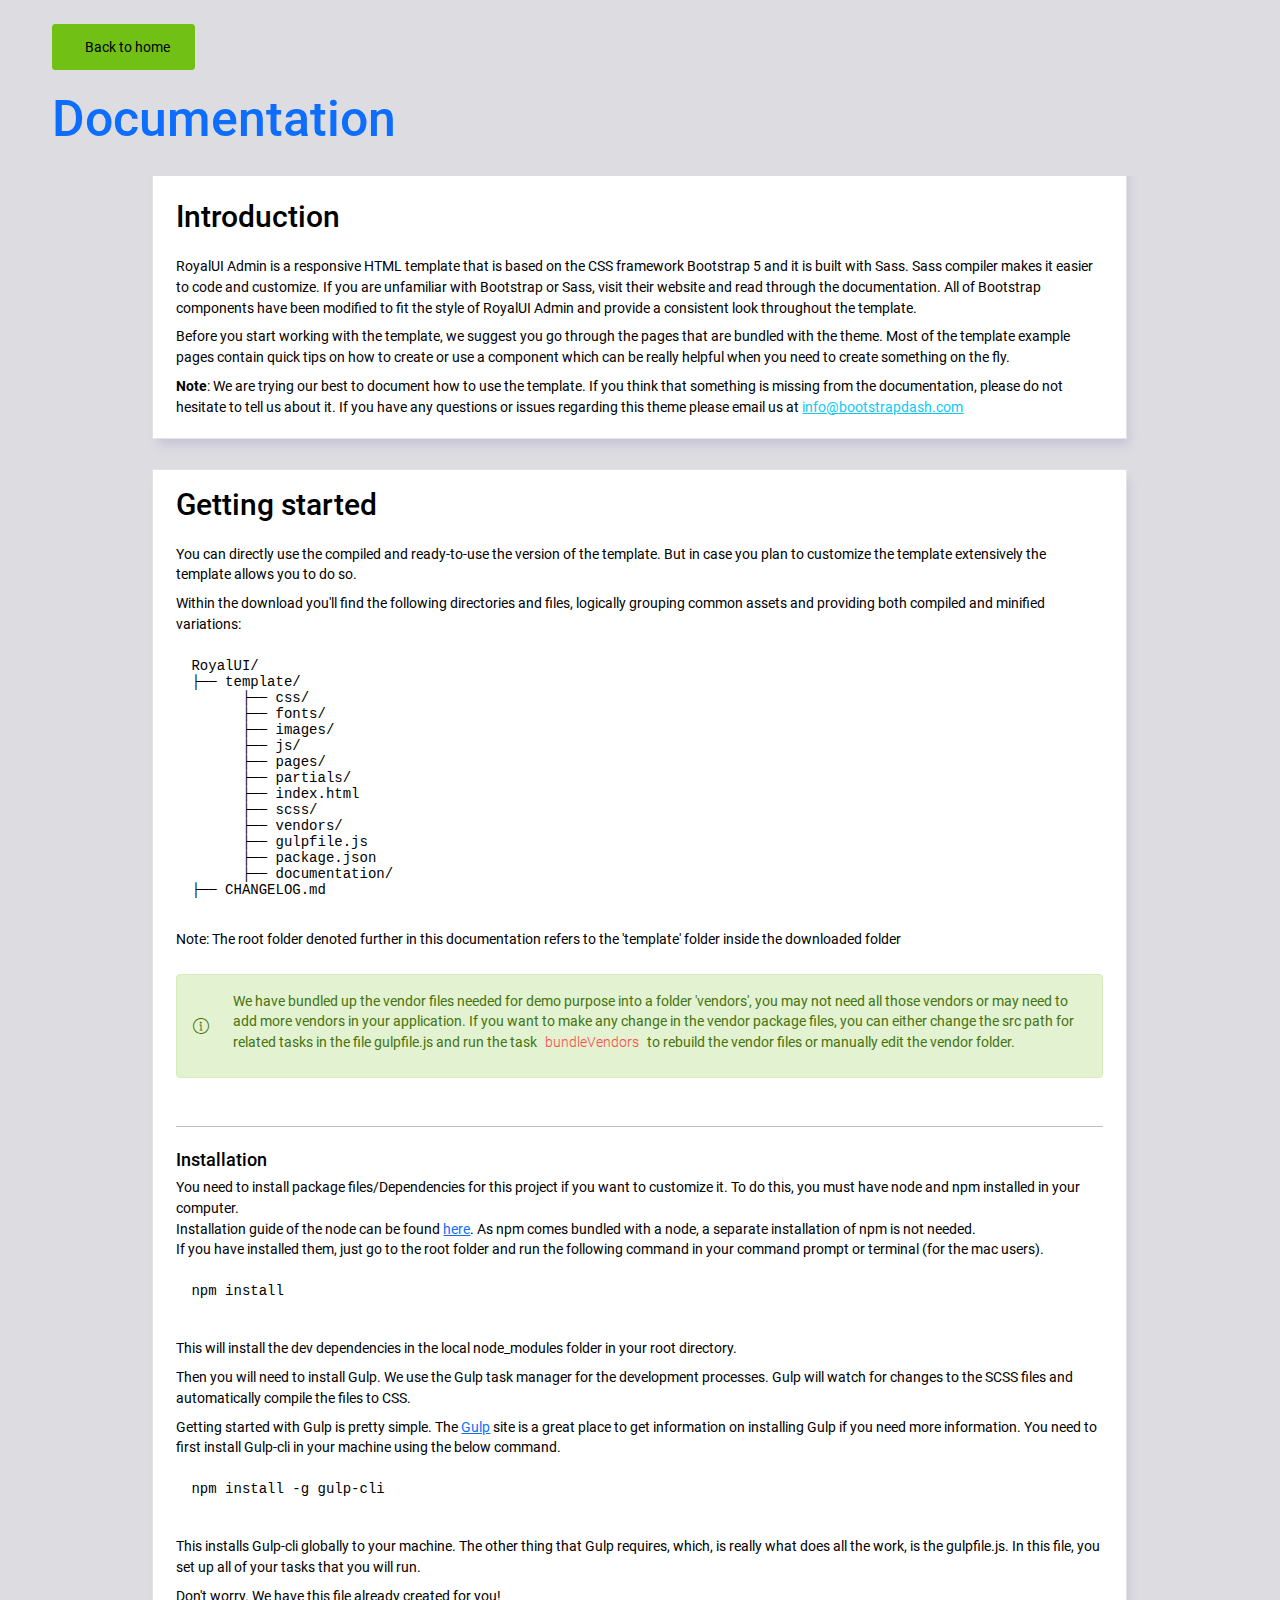
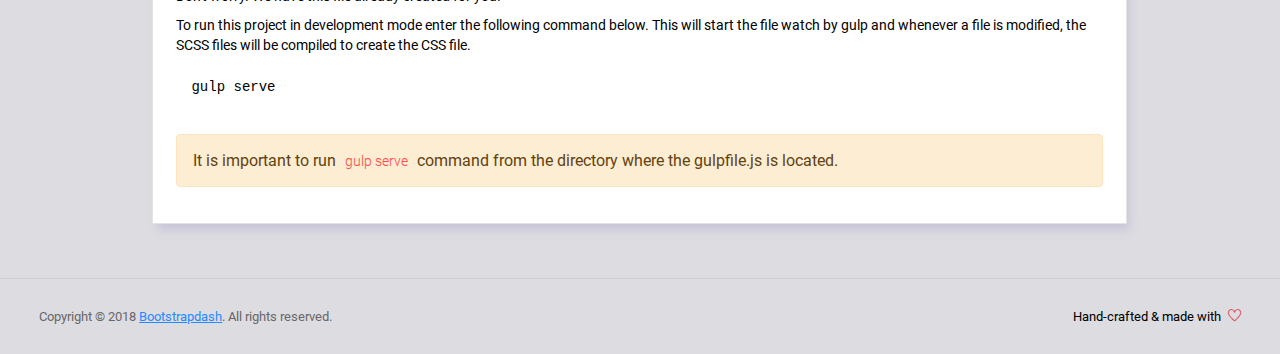
<file: static/admin/documentation/documentation.html>
<!DOCTYPE html>
<html lang="en">

<head>
  <!-- Required meta tags -->
  <meta charset="utf-8">
  <meta name="viewport" content="width=device-width, initial-scale=1, shrink-to-fit=no">
  <title>RoyalUI Admin Dashboard</title>
  <!-- plugins:css -->
  <link rel="stylesheet" href="../vendors/ti-icons/css/themify-icons.css">
  <link rel="stylesheet" href="../vendors/base/vendor.bundle.base.css">
  <!-- endinject -->
  <!-- plugin css for this page -->
  <!-- End plugin css for this page -->
  <!-- inject:css -->
  <link rel="stylesheet" href="../css/style.css">
  <!-- endinject -->
  <link rel="shortcut icon" href="../images/favicon.png" />
</head>

<body>
  <div class="container-scroller">
    <div class="container-fluid page-body-wrapper full-page-wrapper">
      <div class="main-panel w-100  documentation">
        <div class="content-wrapper">
          <div class="container-fluid">
            <div class="row">
              <div class="col-12 doc-header">
                <a class="btn btn-success" href="../index.html"><i class="mdi mdi-home me-2"></i>Back to home</a>
                <h1 class="text-primary mt-4">Documentation</h1>
              </div>
            </div>
            <div class="row doc-content">
              <div class="col-12 col-md-10 offset-md-1">
                <div class="col-12 grid-margin" id="doc-intro">
                    <div class="card">
                        <div class="card-body">
                            <h3 class="mb-4 mt-4">Introduction</h3>
                            <p>RoyalUI Admin is a responsive HTML template that is based on the CSS framework Bootstrap 5 and it is built with Sass. Sass compiler makes it easier to code and customize. If you are unfamiliar with Bootstrap or Sass, visit their
                                website and read through the documentation. All of Bootstrap components have been modified to fit the style of RoyalUI Admin and provide a consistent look throughout the template.</p>
                            <p>Before you start working with the template, we suggest you go through the pages that are bundled with the theme. Most of the template example pages contain quick tips on how to create or use a component which can
                                be really helpful when you need to create something on the fly.</p>
                            <p class="d-inline"><strong>Note</strong>: We are trying our best to document how to use the template. If you think that something is missing from the documentation, please do not hesitate to tell us about it. If you have any questions or issues regarding this theme please email us at <a class="d-inline text-info" href="mailto:info@bootstrapdash.com">info@bootstrapdash.com</a></p>
                        </div>
                    </div>
                </div>
                <div class="col-12 grid-margin" id="doc-started">
                    <div class="card">
                        <div class="card-body">
                            <h3 class="mb-4">Getting started</h3>
                            <p>You can directly use the compiled and ready-to-use the version of the template. But in case you plan to customize the template extensively the template allows you to do so.</p>
                            <p>Within the download you'll find the following directories and files, logically grouping common assets and providing both compiled and minified variations:</p>
                            <pre>
RoyalUI/
├── template/
      ├── css/
      ├── fonts/
      ├── images/
      ├── js/
      ├── pages/
      ├── partials/
      ├── index.html
      ├── scss/
      ├── vendors/
      ├── gulpfile.js
      ├── package.json                           
      ├── documentation/
├── CHANGELOG.md</pre>
                            <p class="mt-1">Note: The root folder denoted further in this documentation refers to the 'template' folder inside the downloaded folder</p>
                            <div class="alert alert-success mt-4 d-flex align-items-center" role="alert">
                              <i class="ti-info-alt me-4"></i>
                              <p>We have bundled up the vendor files needed for demo purpose into a folder 'vendors', you may not need all those vendors or may need to add more vendors in your application. If you want to make any change in the vendor package files, you can either change the src path for related tasks in the file gulpfile.js and run the task <code> bundleVendors </code> to rebuild the vendor files or manually edit the vendor folder.</p>
                            </div>
                            <hr class="mt-5">
                            <h4 class="mt-4">Installation</h4>
                            <p class="mb-0">
                              You need to install package files/Dependencies for this project if you want to customize it. To do this, you must have <span class="font-weight-bold">node and npm</span> installed in your computer.
                            </p>
                            <p class="mb-0">Installation guide of the node can be found <a href="https://nodejs.org/en/">here</a>. As npm comes bundled with a node, a separate installation of npm is not needed.</p>
                            <p>
                                If you have installed them, just go to the root folder and run the following command in your command prompt or terminal (for the mac users).
                            </p>
                            <pre class="shell-mode">
npm install</pre>
                            <p class="mt-4">
                              This will install the dev dependencies in the local <span class="font-weight-bold">node_modules</span> folder in your root directory.
                            </p>
                            <p class="mt-2">
                              Then you will need to install <span class="font-weight-bold">Gulp</span>. We use the Gulp task manager for the development processes. Gulp will watch for changes to the SCSS files and automatically compile the files to CSS.
                            </p>
                            <p>Getting started with Gulp is pretty simple. The <a href="https://gulpjs.com/" target="_blank">Gulp</a> site is a great place to get information on installing Gulp if you need more information. You need to first install Gulp-cli in your machine using the below command.</p>
                            <pre class="shell-mode">
npm install -g gulp-cli</pre>
                            <p class="mt-4">This installs Gulp-cli globally to your machine. The other thing that Gulp requires, which, is really what does all the work, is the gulpfile.js. In this file, you set up all of your tasks that you will run.</p>
                            <p>Don't worry. We have this file already created for you!</p>
                            <p>To run this project in development mode enter the following command below. This will start the file watch by gulp and whenever a file is modified, the SCSS files will be compiled to create the CSS file.</p>
<pre class="shell-mode">
gulp serve</pre>           
                            <div class="alert alert-warning mt-4" role="alert">
                              <i class="ti-info-alt-outline"></i>It is important to run <code>gulp serve</code> command from the directory where the gulpfile.js is located.
                            </div>
                        </div>
                    </div>
                </div>
              </div>
            </div>
          </div>
        </div>
        <!-- partial:../partials/_footer.html -->

        <footer class="footer">
          <div class="d-sm-flex justify-content-center justify-content-sm-between">
            <span class="text-muted text-center text-sm-left d-block d-sm-inline-block">Copyright © 2018 <a href="https://www.bootstrapdash.com/" target="_blank">Bootstrapdash</a>. All rights reserved.</span>
            <span class="float-none float-sm-right d-block mt-1 mt-sm-0 text-center">Hand-crafted & made with <i class="ti-heart text-danger ms-1"></i></span>
          </div>
        </footer>

        <!-- partial -->
      </div>
    </div>
  </div>
<!-- plugins:js -->
<script src="../vendors/base/vendor.bundle.base.js"></script>
<!-- endinject -->
<!-- inject:js -->
<script src="../js/off-canvas.js"></script>
<script src="../js/hoverable-collapse.js"></script>
<script src="../js/template.js"></script>
<script src="../js/todolist.js"></script>
<!-- endinject -->
<!-- Custom js for this page-->
<script src="../js/documentation.js"></script> 
<!-- End custom js for this page-->
</body>

</html>
</file>
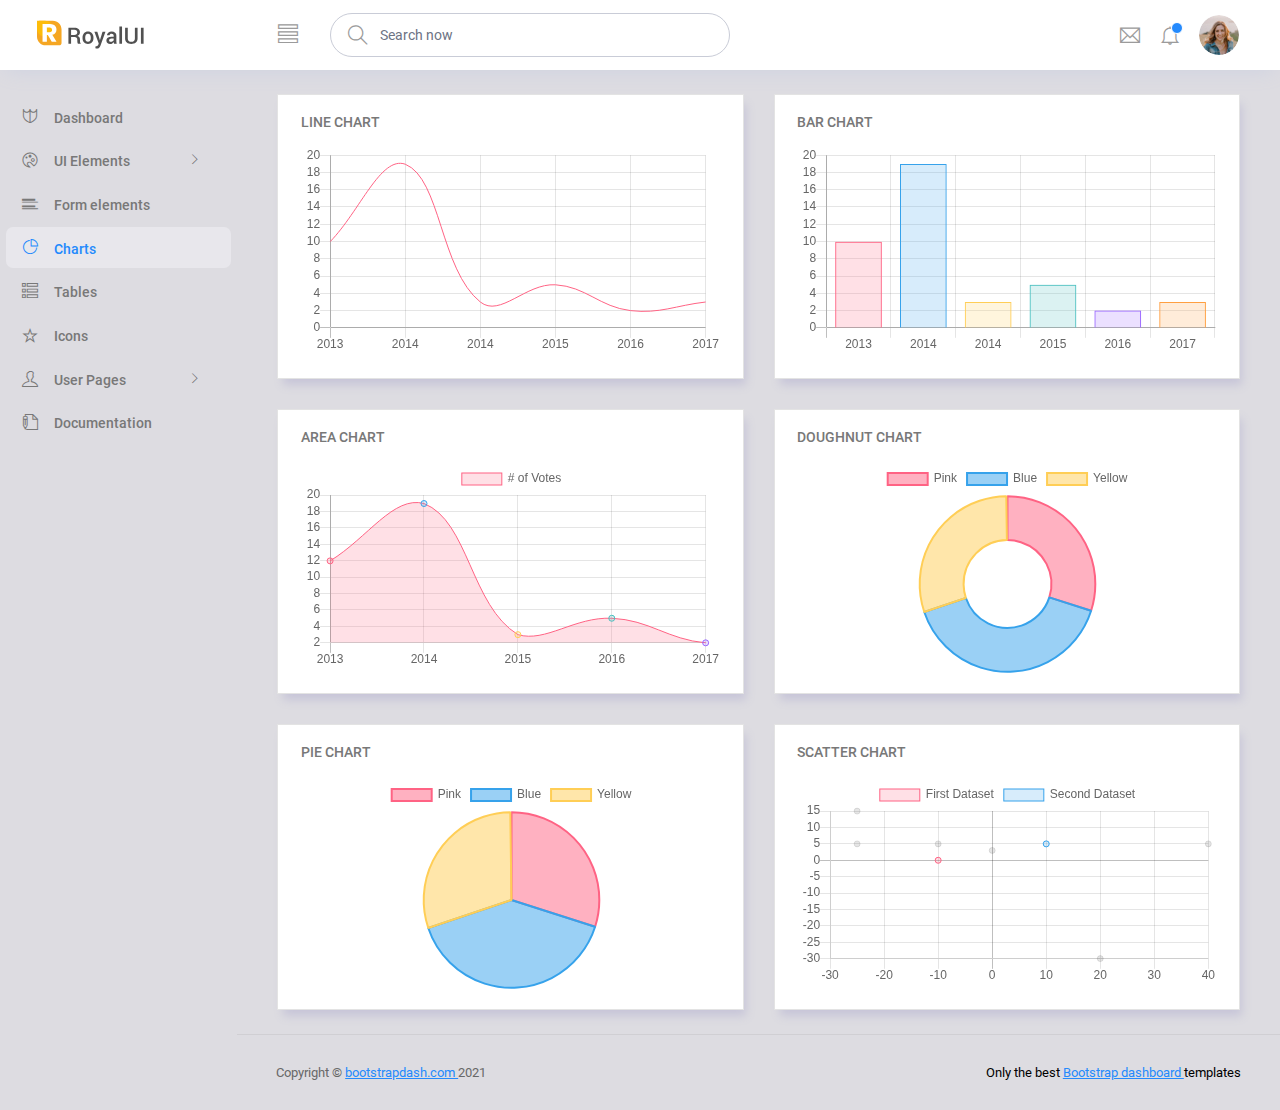
<file: static/admin/pages/charts/chartjs.html>
<!DOCTYPE html>
<html lang="en">

<head>
  <!-- Required meta tags -->
  <meta charset="utf-8">
  <meta name="viewport" content="width=device-width, initial-scale=1, shrink-to-fit=no">
  <title>RoyalUI Admin</title>
  <!-- plugins:css -->
  <link rel="stylesheet" href="../../vendors/ti-icons/css/themify-icons.css">
  <link rel="stylesheet" href="../../vendors/base/vendor.bundle.base.css">
  <!-- endinject -->
  <!-- inject:css -->
  <link rel="stylesheet" href="../../css/style.css">
  <!-- endinject -->
  <link rel="shortcut icon" href="../../images/favicon.png" />
</head>

<body>
  <div class="container-scroller">
    <!-- partial:../../partials/_navbar.html -->
    <nav class="navbar col-lg-12 col-12 p-0 fixed-top d-flex flex-row">
      <div class="text-center navbar-brand-wrapper d-flex align-items-center justify-content-center">
        <a class="navbar-brand brand-logo me-5" href="../../index.html"><img src="../../images/logo.svg" class="me-2" alt="logo"/></a>
        <a class="navbar-brand brand-logo-mini" href="../../index.html"><img src="../../images/logo-mini.svg" alt="logo"/></a>
      </div>
      <div class="navbar-menu-wrapper d-flex align-items-center justify-content-end">
        <button class="navbar-toggler navbar-toggler align-self-center" type="button" data-toggle="minimize">
          <span class="ti-view-list"></span>
        </button>
        <ul class="navbar-nav mr-lg-2">
          <li class="nav-item nav-search d-none d-lg-block">
            <div class="input-group">
              <div class="input-group-prepend hover-cursor" id="navbar-search-icon">
                <span class="input-group-text" id="search">
                  <i class="ti-search"></i>
                </span>
              </div>
              <input type="text" class="form-control" id="navbar-search-input" placeholder="Search now" aria-label="search" aria-describedby="search">
            </div>
          </li>
        </ul>
        <ul class="navbar-nav navbar-nav-right">
          <li class="nav-item dropdown me-1">
            <a class="nav-link count-indicator dropdown-toggle d-flex justify-content-center align-items-center" id="messageDropdown" href="#" data-bs-toggle="dropdown">
              <i class="ti-email mx-0"></i>
            </a>
            <div class="dropdown-menu dropdown-menu-right navbar-dropdown" aria-labelledby="messageDropdown">
              <p class="mb-0 font-weight-normal float-left dropdown-header">Messages</p>
              <a class="dropdown-item">
                <div class="item-thumbnail">
                    <img src="../../images/faces/face4.jpg" alt="image" class="profile-pic">
                </div>
                <div class="item-content flex-grow">
                  <h6 class="ellipsis font-weight-normal">David Grey
                  </h6>
                  <p class="font-weight-light small-text text-muted mb-0">
                    The meeting is cancelled
                  </p>
                </div>
              </a>
              <a class="dropdown-item">
                <div class="item-thumbnail">
                    <img src="../../images/faces/face2.jpg" alt="image" class="profile-pic">
                </div>
                <div class="item-content flex-grow">
                  <h6 class="ellipsis font-weight-normal">Tim Cook
                  </h6>
                  <p class="font-weight-light small-text text-muted mb-0">
                    New product launch
                  </p>
                </div>
              </a>
              <a class="dropdown-item">
                <div class="item-thumbnail">
                    <img src="../../images/faces/face3.jpg" alt="image" class="profile-pic">
                </div>
                <div class="item-content flex-grow">
                  <h6 class="ellipsis font-weight-normal"> Johnson
                  </h6>
                  <p class="font-weight-light small-text text-muted mb-0">
                    Upcoming board meeting
                  </p>
                </div>
              </a>
            </div>
          </li>
          <li class="nav-item dropdown">
            <a class="nav-link count-indicator dropdown-toggle" id="notificationDropdown" href="#" data-bs-toggle="dropdown">
              <i class="ti-bell mx-0"></i>
              <span class="count"></span>
            </a>
            <div class="dropdown-menu dropdown-menu-right navbar-dropdown" aria-labelledby="notificationDropdown">
              <p class="mb-0 font-weight-normal float-left dropdown-header">Notifications</p>
              <a class="dropdown-item">
                <div class="item-thumbnail">
                  <div class="item-icon bg-success">
                    <i class="ti-info-alt mx-0"></i>
                  </div>
                </div>
                <div class="item-content">
                  <h6 class="font-weight-normal">Application Error</h6>
                  <p class="font-weight-light small-text mb-0 text-muted">
                    Just now
                  </p>
                </div>
              </a>
              <a class="dropdown-item">
                <div class="item-thumbnail">
                  <div class="item-icon bg-warning">
                    <i class="ti-settings mx-0"></i>
                  </div>
                </div>
                <div class="item-content">
                  <h6 class="font-weight-normal">Settings</h6>
                  <p class="font-weight-light small-text mb-0 text-muted">
                    Private message
                  </p>
                </div>
              </a>
              <a class="dropdown-item">
                <div class="item-thumbnail">
                  <div class="item-icon bg-info">
                    <i class="ti-user mx-0"></i>
                  </div>
                </div>
                <div class="item-content">
                  <h6 class="font-weight-normal">New user registration</h6>
                  <p class="font-weight-light small-text mb-0 text-muted">
                    2 days ago
                  </p>
                </div>
              </a>
            </div>
          </li>
          <li class="nav-item nav-profile dropdown">
            <a class="nav-link dropdown-toggle" href="#" data-bs-toggle="dropdown" id="profileDropdown">
              <img src="../../images/faces/face28.jpg" alt="profile"/>
            </a>
            <div class="dropdown-menu dropdown-menu-right navbar-dropdown" aria-labelledby="profileDropdown">
              <a class="dropdown-item">
                <i class="ti-settings text-primary"></i>
                Settings
              </a>
              <a class="dropdown-item">
                <i class="ti-power-off text-primary"></i>
                Logout
              </a>
            </div>
          </li>
        </ul>
        <button class="navbar-toggler navbar-toggler-right d-lg-none align-self-center" type="button" data-toggle="offcanvas">
          <span class="ti-view-list"></span>
        </button>
      </div>
    </nav>
    <!-- partial -->
    <div class="container-fluid page-body-wrapper">
      <!-- partial:../../partials/_sidebar.html -->
      <nav class="sidebar sidebar-offcanvas" id="sidebar">
        <ul class="nav">
          <li class="nav-item">
            <a class="nav-link" href="../../index.html">
              <i class="ti-shield menu-icon"></i>
              <span class="menu-title">Dashboard</span>
            </a>
          </li>
          <li class="nav-item">
            <a class="nav-link" data-bs-toggle="collapse" href="#ui-basic" aria-expanded="false" aria-controls="ui-basic">
              <i class="ti-palette menu-icon"></i>
              <span class="menu-title">UI Elements</span>
              <i class="menu-arrow"></i>
            </a>
            <div class="collapse" id="ui-basic">
              <ul class="nav flex-column sub-menu">
                <li class="nav-item"> <a class="nav-link" href="../../pages/ui-features/buttons.html">Buttons</a></li>
                <li class="nav-item"> <a class="nav-link" href="../../pages/ui-features/typography.html">Typography</a></li>
              </ul>
            </div>
          </li>
          <li class="nav-item">
            <a class="nav-link" href="../../pages/forms/basic_elements.html">
              <i class="ti-layout-list-post menu-icon"></i>
              <span class="menu-title">Form elements</span>
            </a>
          </li>
          <li class="nav-item">
            <a class="nav-link" href="../../pages/charts/chartjs.html">
              <i class="ti-pie-chart menu-icon"></i>
              <span class="menu-title">Charts</span>
            </a>
          </li>
          <li class="nav-item">
            <a class="nav-link" href="../../pages/tables/basic-table.html">
              <i class="ti-view-list-alt menu-icon"></i>
              <span class="menu-title">Tables</span>
            </a>
          </li>
          <li class="nav-item">
            <a class="nav-link" href="../../pages/icons/themify.html">
              <i class="ti-star menu-icon"></i>
              <span class="menu-title">Icons</span>
            </a>
          </li>
          <li class="nav-item">
            <a class="nav-link" data-bs-toggle="collapse" href="#auth" aria-expanded="false" aria-controls="auth">
              <i class="ti-user menu-icon"></i>
              <span class="menu-title">User Pages</span>
              <i class="menu-arrow"></i>
            </a>
            <div class="collapse" id="auth">
              <ul class="nav flex-column sub-menu">
                <li class="nav-item"> <a class="nav-link" href="../../pages/samples/login.html"> Login </a></li>
                <li class="nav-item"> <a class="nav-link" href="../../pages/samples/login-2.html"> Login 2 </a></li>
                <li class="nav-item"> <a class="nav-link" href="../../pages/samples/register.html"> Register </a></li>
                <li class="nav-item"> <a class="nav-link" href="../../pages/samples/register-2.html"> Register 2 </a></li>
                <li class="nav-item"> <a class="nav-link" href="../../pages/samples/lock-screen.html"> Lockscreen </a></li>
              </ul>
            </div>
          </li>
          <li class="nav-item">
            <a class="nav-link" href="../../documentation/documentation.html">
              <i class="ti-write menu-icon"></i>
              <span class="menu-title">Documentation</span>
            </a>
          </li>
        </ul>
      </nav>
      <!-- partial -->
      <div class="main-panel">
        <div class="content-wrapper">
          <div class="row">
            <div class="col-lg-6 grid-margin stretch-card">
              <div class="card">
                <div class="card-body">
                  <h4 class="card-title">Line chart</h4>
                  <canvas id="lineChart"></canvas>
                </div>
              </div>
            </div>
            <div class="col-lg-6 grid-margin stretch-card">
              <div class="card">
                <div class="card-body">
                  <h4 class="card-title">Bar chart</h4>
                  <canvas id="barChart"></canvas>
                </div>
              </div>
            </div>
          </div>
          <div class="row">
            <div class="col-lg-6 grid-margin stretch-card">
              <div class="card">
                <div class="card-body">
                  <h4 class="card-title">Area chart</h4>
                  <canvas id="areaChart"></canvas>
                </div>
              </div>
            </div>
            <div class="col-lg-6 grid-margin stretch-card">
              <div class="card">
                <div class="card-body">
                  <h4 class="card-title">Doughnut chart</h4>
                  <canvas id="doughnutChart"></canvas>
                </div>
              </div>
            </div>
          </div>
          <div class="row">
            <div class="col-lg-6 grid-margin grid-margin-lg-0 stretch-card">
              <div class="card">
                <div class="card-body">
                  <h4 class="card-title">Pie chart</h4>
                  <canvas id="pieChart"></canvas>
                </div>
              </div>
            </div>
            <div class="col-lg-6 grid-margin grid-margin-lg-0 stretch-card">
              <div class="card">
                <div class="card-body">
                  <h4 class="card-title">Scatter chart</h4>
                  <canvas id="scatterChart"></canvas>
                </div>
              </div>
            </div>
          </div>
        </div>
        <!-- content-wrapper ends -->
        <!-- partial:../../partials/_footer.html -->
        <footer class="footer">
          <div class="d-sm-flex justify-content-center justify-content-sm-between">
            <span class="text-muted text-center text-sm-left d-block d-sm-inline-block">Copyright © <a href="https://www.bootstrapdash.com/" target="_blank">bootstrapdash.com </a>2021</span>
            <span class="float-none float-sm-right d-block mt-1 mt-sm-0 text-center">Only the best <a href="https://www.bootstrapdash.com/" target="_blank"> Bootstrap dashboard </a> templates</span>
          </div>
        </footer>
        <!-- partial -->
      </div>
      <!-- main-panel ends -->
    </div>
    <!-- page-body-wrapper ends -->
  </div>
  <!-- container-scroller -->
  <!-- plugins:js -->
  <script src="../../vendors/base/vendor.bundle.base.js"></script>
  <!-- endinject -->
  <!-- Plugin js for this page-->
  <script src="../../vendors/chart.js/Chart.min.js"></script>
  <!-- End plugin js for this page-->
  <!-- inject:js -->
  <script src="../../js/off-canvas.js"></script>
  <script src="../../js/hoverable-collapse.js"></script>
  <script src="../../js/template.js"></script>
  <script src="../../js/todolist.js"></script>
  <!-- endinject -->
  <!-- Custom js for this page-->
  <script src="../../js/chart.js"></script>
  <!-- End custom js for this page-->
</body>

</html>
</file>
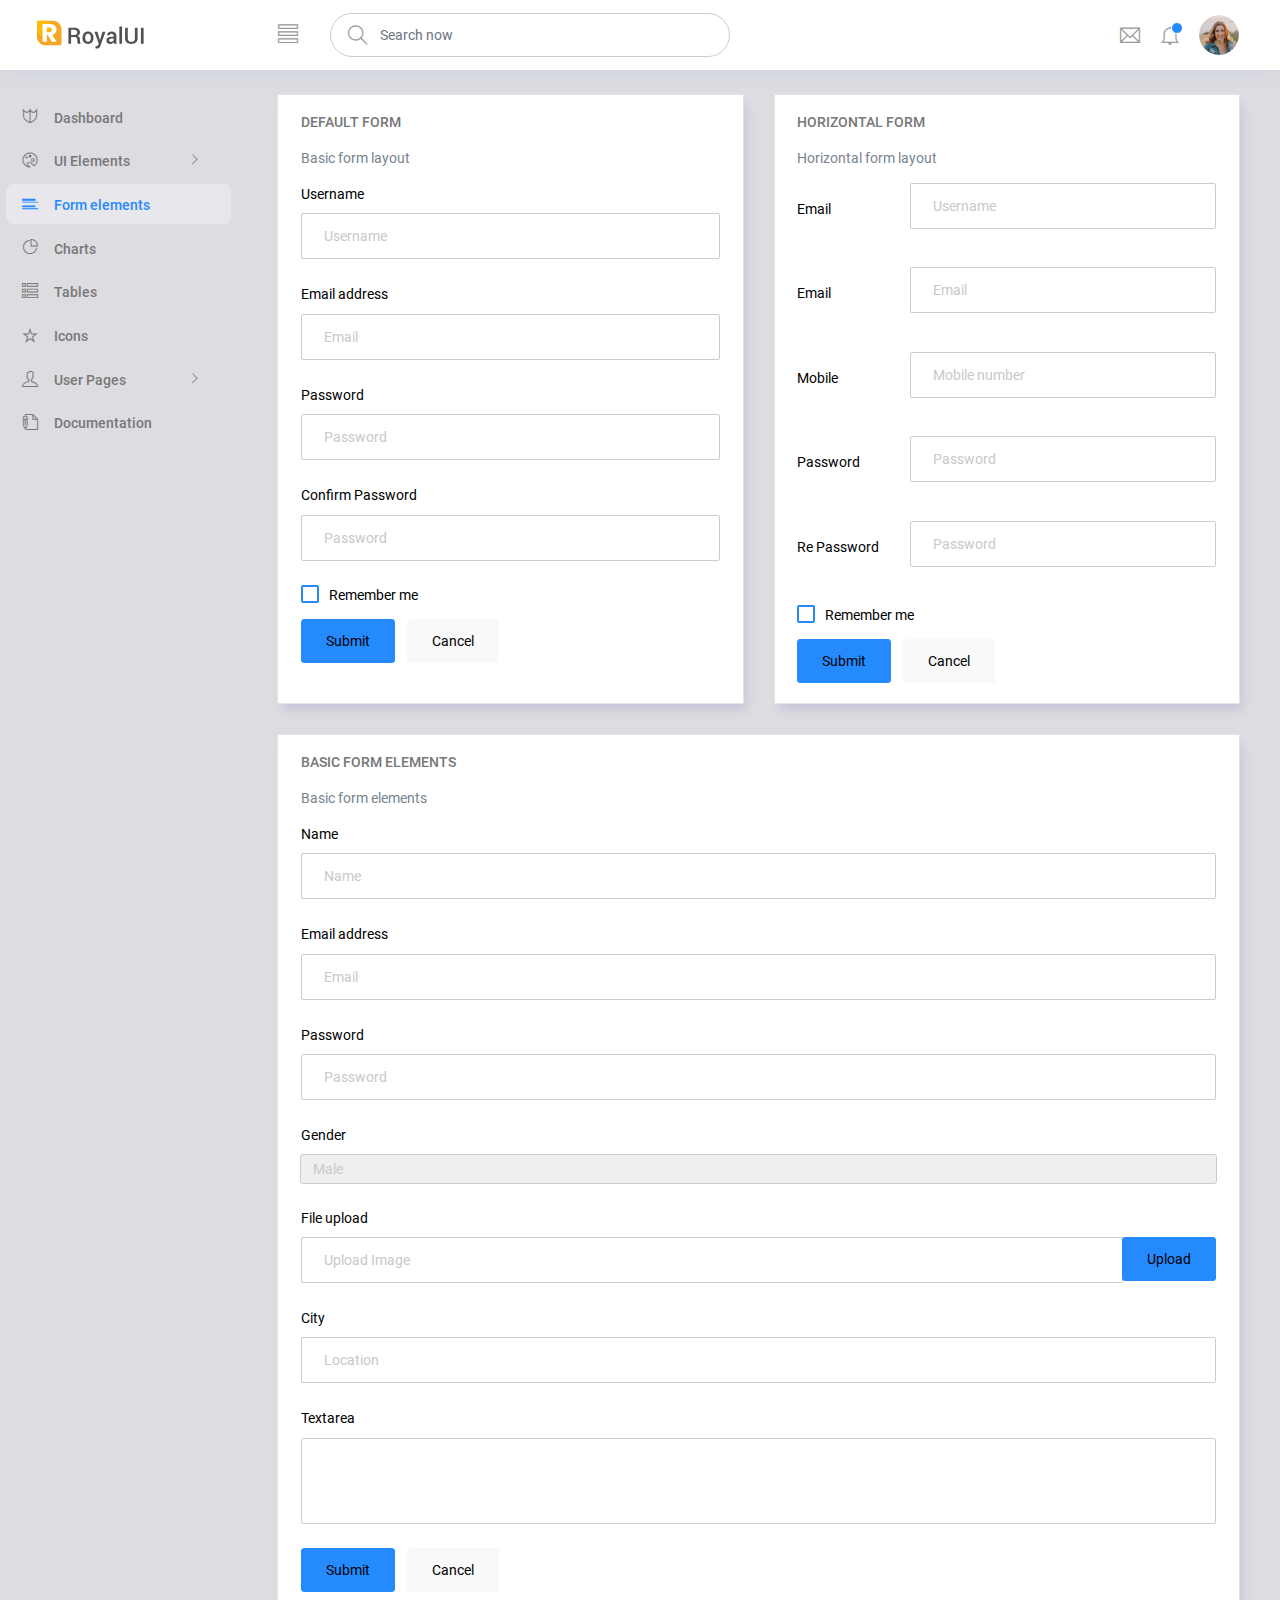
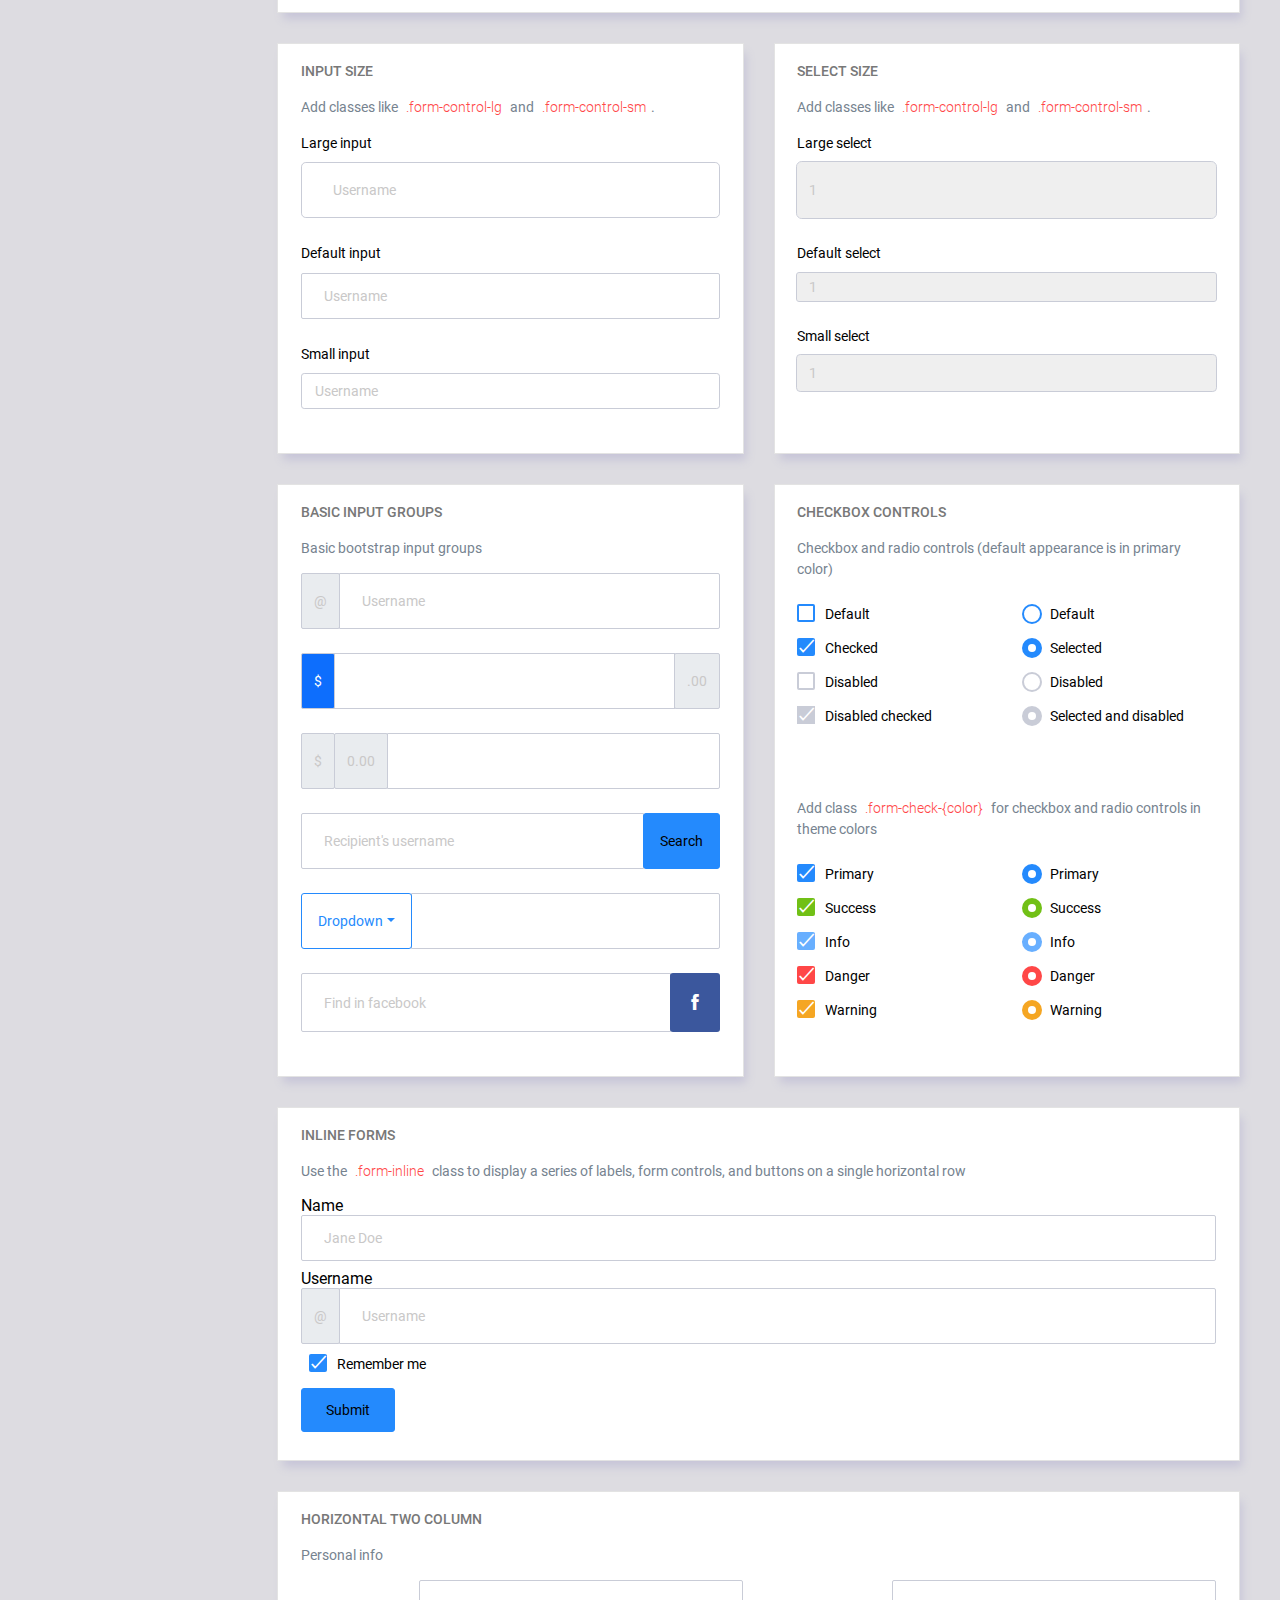
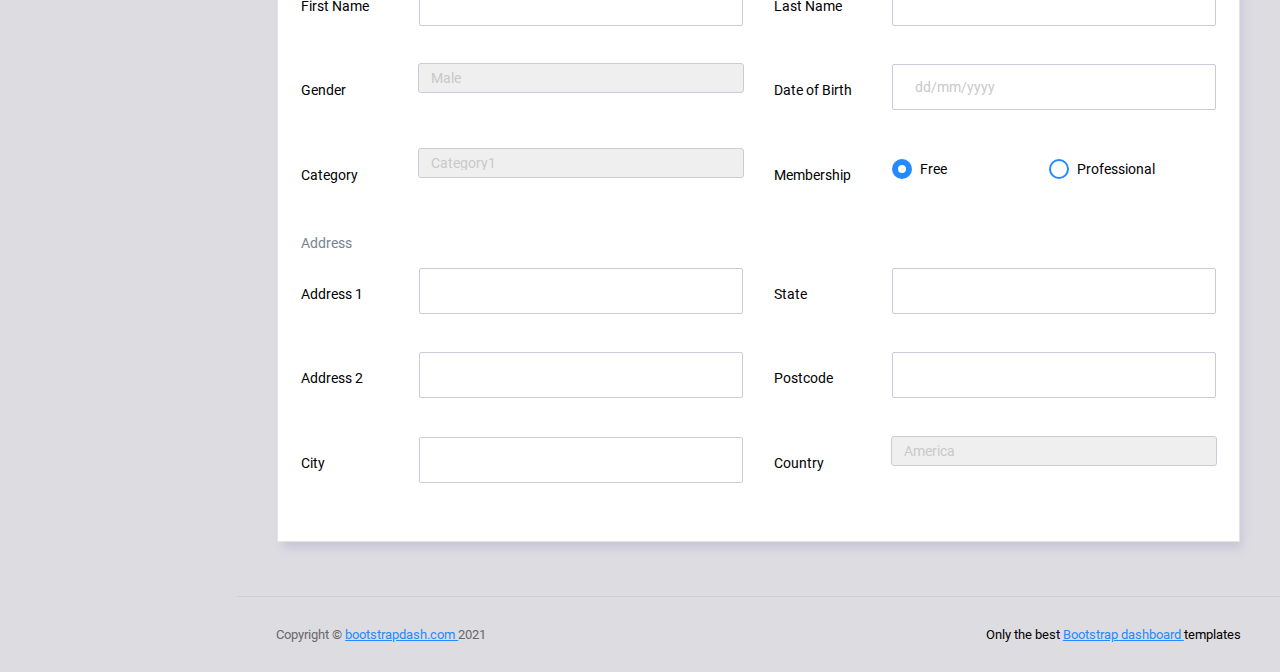
<file: static/admin/pages/forms/basic_elements.html>
<!DOCTYPE html>
<html lang="en">

<head>
  <!-- Required meta tags -->
  <meta charset="utf-8">
  <meta name="viewport" content="width=device-width, initial-scale=1, shrink-to-fit=no">
  <title>RoyalUI Admin</title>
  <!-- plugins:css -->
  <link rel="stylesheet" href="../../vendors/ti-icons/css/themify-icons.css">
  <link rel="stylesheet" href="../../vendors/base/vendor.bundle.base.css">
  <!-- endinject -->
  <!-- plugin css for this page -->
  <!-- End plugin css for this page -->
  <!-- inject:css -->
  <link rel="stylesheet" href="../../css/style.css">
  <!-- endinject -->
  <link rel="shortcut icon" href="../../images/favicon.png" />
</head>

<body>
  <div class="container-scroller">
    <!-- partial:../../partials/_navbar.html -->
    <nav class="navbar col-lg-12 col-12 p-0 fixed-top d-flex flex-row">
      <div class="text-center navbar-brand-wrapper d-flex align-items-center justify-content-center">
        <a class="navbar-brand brand-logo me-5" href="../../index.html"><img src="../../images/logo.svg" class="me-2" alt="logo"/></a>
        <a class="navbar-brand brand-logo-mini" href="../../index.html"><img src="../../images/logo-mini.svg" alt="logo"/></a>
      </div>
      <div class="navbar-menu-wrapper d-flex align-items-center justify-content-end">
        <button class="navbar-toggler navbar-toggler align-self-center" type="button" data-toggle="minimize">
          <span class="ti-view-list"></span>
        </button>
        <ul class="navbar-nav mr-lg-2">
          <li class="nav-item nav-search d-none d-lg-block">
            <div class="input-group">
              <div class="input-group-prepend hover-cursor" id="navbar-search-icon">
                <span class="input-group-text" id="search">
                  <i class="ti-search"></i>
                </span>
              </div>
              <input type="text" class="form-control" id="navbar-search-input" placeholder="Search now" aria-label="search" aria-describedby="search">
            </div>
          </li>
        </ul>
        <ul class="navbar-nav navbar-nav-right">
          <li class="nav-item dropdown me-1">
            <a class="nav-link count-indicator dropdown-toggle d-flex justify-content-center align-items-center" id="messageDropdown" href="#" data-bs-toggle="dropdown">
              <i class="ti-email mx-0"></i>
            </a>
            <div class="dropdown-menu dropdown-menu-right navbar-dropdown" aria-labelledby="messageDropdown">
              <p class="mb-0 font-weight-normal float-left dropdown-header">Messages</p>
              <a class="dropdown-item">
                <div class="item-thumbnail">
                    <img src="../../images/faces/face4.jpg" alt="image" class="profile-pic">
                </div>
                <div class="item-content flex-grow">
                  <h6 class="ellipsis font-weight-normal">David Grey
                  </h6>
                  <p class="font-weight-light small-text text-muted mb-0">
                    The meeting is cancelled
                  </p>
                </div>
              </a>
              <a class="dropdown-item">
                <div class="item-thumbnail">
                    <img src="../../images/faces/face2.jpg" alt="image" class="profile-pic">
                </div>
                <div class="item-content flex-grow">
                  <h6 class="ellipsis font-weight-normal">Tim Cook
                  </h6>
                  <p class="font-weight-light small-text text-muted mb-0">
                    New product launch
                  </p>
                </div>
              </a>
              <a class="dropdown-item">
                <div class="item-thumbnail">
                    <img src="../../images/faces/face3.jpg" alt="image" class="profile-pic">
                </div>
                <div class="item-content flex-grow">
                  <h6 class="ellipsis font-weight-normal"> Johnson
                  </h6>
                  <p class="font-weight-light small-text text-muted mb-0">
                    Upcoming board meeting
                  </p>
                </div>
              </a>
            </div>
          </li>
          <li class="nav-item dropdown">
            <a class="nav-link count-indicator dropdown-toggle" id="notificationDropdown" href="#" data-bs-toggle="dropdown">
              <i class="ti-bell mx-0"></i>
              <span class="count"></span>
            </a>
            <div class="dropdown-menu dropdown-menu-right navbar-dropdown" aria-labelledby="notificationDropdown">
              <p class="mb-0 font-weight-normal float-left dropdown-header">Notifications</p>
              <a class="dropdown-item">
                <div class="item-thumbnail">
                  <div class="item-icon bg-success">
                    <i class="ti-info-alt mx-0"></i>
                  </div>
                </div>
                <div class="item-content">
                  <h6 class="font-weight-normal">Application Error</h6>
                  <p class="font-weight-light small-text mb-0 text-muted">
                    Just now
                  </p>
                </div>
              </a>
              <a class="dropdown-item">
                <div class="item-thumbnail">
                  <div class="item-icon bg-warning">
                    <i class="ti-settings mx-0"></i>
                  </div>
                </div>
                <div class="item-content">
                  <h6 class="font-weight-normal">Settings</h6>
                  <p class="font-weight-light small-text mb-0 text-muted">
                    Private message
                  </p>
                </div>
              </a>
              <a class="dropdown-item">
                <div class="item-thumbnail">
                  <div class="item-icon bg-info">
                    <i class="ti-user mx-0"></i>
                  </div>
                </div>
                <div class="item-content">
                  <h6 class="font-weight-normal">New user registration</h6>
                  <p class="font-weight-light small-text mb-0 text-muted">
                    2 days ago
                  </p>
                </div>
              </a>
            </div>
          </li>
          <li class="nav-item nav-profile dropdown">
            <a class="nav-link dropdown-toggle" href="#" data-bs-toggle="dropdown" id="profileDropdown">
              <img src="../../images/faces/face28.jpg" alt="profile"/>
            </a>
            <div class="dropdown-menu dropdown-menu-right navbar-dropdown" aria-labelledby="profileDropdown">
              <a class="dropdown-item">
                <i class="ti-settings text-primary"></i>
                Settings
              </a>
              <a class="dropdown-item">
                <i class="ti-power-off text-primary"></i>
                Logout
              </a>
            </div>
          </li>
        </ul>
        <button class="navbar-toggler navbar-toggler-right d-lg-none align-self-center" type="button" data-toggle="offcanvas">
          <span class="ti-view-list"></span>
        </button>
      </div>
    </nav>
    <!-- partial -->
    <div class="container-fluid page-body-wrapper">
      <!-- partial:../../partials/_sidebar.html -->
      <nav class="sidebar sidebar-offcanvas" id="sidebar">
        <ul class="nav">
          <li class="nav-item">
            <a class="nav-link" href="../../index.html">
              <i class="ti-shield menu-icon"></i>
              <span class="menu-title">Dashboard</span>
            </a>
          </li>
          <li class="nav-item">
            <a class="nav-link" data-bs-toggle="collapse" href="#ui-basic" aria-expanded="false" aria-controls="ui-basic">
              <i class="ti-palette menu-icon"></i>
              <span class="menu-title">UI Elements</span>
              <i class="menu-arrow"></i>
            </a>
            <div class="collapse" id="ui-basic">
              <ul class="nav flex-column sub-menu">
                <li class="nav-item"> <a class="nav-link" href="../../pages/ui-features/buttons.html">Buttons</a></li>
                <li class="nav-item"> <a class="nav-link" href="../../pages/ui-features/typography.html">Typography</a></li>
              </ul>
            </div>
          </li>
          <li class="nav-item">
            <a class="nav-link" href="../../pages/forms/basic_elements.html">
              <i class="ti-layout-list-post menu-icon"></i>
              <span class="menu-title">Form elements</span>
            </a>
          </li>
          <li class="nav-item">
            <a class="nav-link" href="../../pages/charts/chartjs.html">
              <i class="ti-pie-chart menu-icon"></i>
              <span class="menu-title">Charts</span>
            </a>
          </li>
          <li class="nav-item">
            <a class="nav-link" href="../../pages/tables/basic-table.html">
              <i class="ti-view-list-alt menu-icon"></i>
              <span class="menu-title">Tables</span>
            </a>
          </li>
          <li class="nav-item">
            <a class="nav-link" href="../../pages/icons/themify.html">
              <i class="ti-star menu-icon"></i>
              <span class="menu-title">Icons</span>
            </a>
          </li>
          <li class="nav-item">
            <a class="nav-link" data-bs-toggle="collapse" href="#auth" aria-expanded="false" aria-controls="auth">
              <i class="ti-user menu-icon"></i>
              <span class="menu-title">User Pages</span>
              <i class="menu-arrow"></i>
            </a>
            <div class="collapse" id="auth">
              <ul class="nav flex-column sub-menu">
                <li class="nav-item"> <a class="nav-link" href="../../pages/samples/login.html"> Login </a></li>
                <li class="nav-item"> <a class="nav-link" href="../../pages/samples/login-2.html"> Login 2 </a></li>
                <li class="nav-item"> <a class="nav-link" href="../../pages/samples/register.html"> Register </a></li>
                <li class="nav-item"> <a class="nav-link" href="../../pages/samples/register-2.html"> Register 2 </a></li>
                <li class="nav-item"> <a class="nav-link" href="../../pages/samples/lock-screen.html"> Lockscreen </a></li>
              </ul>
            </div>
          </li>
          <li class="nav-item">
            <a class="nav-link" href="../../documentation/documentation.html">
              <i class="ti-write menu-icon"></i>
              <span class="menu-title">Documentation</span>
            </a>
          </li>
        </ul>
      </nav>
      <!-- partial -->
      <div class="main-panel">        
        <div class="content-wrapper">
          <div class="row">
            <div class="col-md-6 grid-margin stretch-card">
              <div class="card">
                <div class="card-body">
                  <h4 class="card-title">Default form</h4>
                  <p class="card-description">
                    Basic form layout
                  </p>
                  <form class="forms-sample">
                    <div class="form-group">
                      <label for="exampleInputUsername1">Username</label>
                      <input type="text" class="form-control" id="exampleInputUsername1" placeholder="Username">
                    </div>
                    <div class="form-group">
                      <label for="exampleInputEmail1">Email address</label>
                      <input type="email" class="form-control" id="exampleInputEmail1" placeholder="Email">
                    </div>
                    <div class="form-group">
                      <label for="exampleInputPassword1">Password</label>
                      <input type="password" class="form-control" id="exampleInputPassword1" placeholder="Password">
                    </div>
                    <div class="form-group">
                      <label for="exampleInputConfirmPassword1">Confirm Password</label>
                      <input type="password" class="form-control" id="exampleInputConfirmPassword1" placeholder="Password">
                    </div>
                    <div class="form-check form-check-flat form-check-primary">
                      <label class="form-check-label">
                        <input type="checkbox" class="form-check-input">
                        Remember me
                      </label>
                    </div>
                    <button type="submit" class="btn btn-primary me-2">Submit</button>
                    <button class="btn btn-light">Cancel</button>
                  </form>
                </div>
              </div>
            </div>
            <div class="col-md-6 grid-margin stretch-card">
              <div class="card">
                <div class="card-body">
                  <h4 class="card-title">Horizontal Form</h4>
                  <p class="card-description">
                    Horizontal form layout
                  </p>
                  <form class="forms-sample">
                    <div class="form-group row">
                      <label for="exampleInputUsername2" class="col-sm-3 col-form-label">Email</label>
                      <div class="col-sm-9">
                        <input type="text" class="form-control" id="exampleInputUsername2" placeholder="Username">
                      </div>
                    </div>
                    <div class="form-group row">
                      <label for="exampleInputEmail2" class="col-sm-3 col-form-label">Email</label>
                      <div class="col-sm-9">
                        <input type="email" class="form-control" id="exampleInputEmail2" placeholder="Email">
                      </div>
                    </div>
                    <div class="form-group row">
                      <label for="exampleInputMobile" class="col-sm-3 col-form-label">Mobile</label>
                      <div class="col-sm-9">
                        <input type="text" class="form-control" id="exampleInputMobile" placeholder="Mobile number">
                      </div>
                    </div>
                    <div class="form-group row">
                      <label for="exampleInputPassword2" class="col-sm-3 col-form-label">Password</label>
                      <div class="col-sm-9">
                        <input type="password" class="form-control" id="exampleInputPassword2" placeholder="Password">
                      </div>
                    </div>
                    <div class="form-group row">
                      <label for="exampleInputConfirmPassword2" class="col-sm-3 col-form-label">Re Password</label>
                      <div class="col-sm-9">
                        <input type="password" class="form-control" id="exampleInputConfirmPassword2" placeholder="Password">
                      </div>
                    </div>
                    <div class="form-check form-check-flat form-check-primary">
                      <label class="form-check-label">
                        <input type="checkbox" class="form-check-input">
                        Remember me
                      </label>
                    </div>
                    <button type="submit" class="btn btn-primary me-2">Submit</button>
                    <button class="btn btn-light">Cancel</button>
                  </form>
                </div>
              </div>
            </div>
            <div class="col-12 grid-margin stretch-card">
              <div class="card">
                <div class="card-body">
                  <h4 class="card-title">Basic form elements</h4>
                  <p class="card-description">
                    Basic form elements
                  </p>
                  <form class="forms-sample">
                    <div class="form-group">
                      <label for="exampleInputName1">Name</label>
                      <input type="text" class="form-control" id="exampleInputName1" placeholder="Name">
                    </div>
                    <div class="form-group">
                      <label for="exampleInputEmail3">Email address</label>
                      <input type="email" class="form-control" id="exampleInputEmail3" placeholder="Email">
                    </div>
                    <div class="form-group">
                      <label for="exampleInputPassword4">Password</label>
                      <input type="password" class="form-control" id="exampleInputPassword4" placeholder="Password">
                    </div>
                    <div class="form-group">
                      <label for="exampleSelectGender">Gender</label>
                        <select class="form-control" id="exampleSelectGender">
                          <option>Male</option>
                          <option>Female</option>
                        </select>
                      </div>
                    <div class="form-group">
                      <label>File upload</label>
                      <input type="file" name="img[]" class="file-upload-default">
                      <div class="input-group col-xs-12">
                        <input type="text" class="form-control file-upload-info" disabled placeholder="Upload Image">
                        <span class="input-group-append">
                          <button class="file-upload-browse btn btn-primary" type="button">Upload</button>
                        </span>
                      </div>
                    </div>
                    <div class="form-group">
                      <label for="exampleInputCity1">City</label>
                      <input type="text" class="form-control" id="exampleInputCity1" placeholder="Location">
                    </div>
                    <div class="form-group">
                      <label for="exampleTextarea1">Textarea</label>
                      <textarea class="form-control" id="exampleTextarea1" rows="4"></textarea>
                    </div>
                    <button type="submit" class="btn btn-primary me-2">Submit</button>
                    <button class="btn btn-light">Cancel</button>
                  </form>
                </div>
              </div>
            </div>
            <div class="col-md-6 grid-margin stretch-card">
              <div class="card">
                <div class="card-body">
                  <h4 class="card-title">Input size</h4>
                  <p class="card-description">
                    Add classes like <code>.form-control-lg</code> and <code>.form-control-sm</code>.
                  </p>
                  <div class="form-group">
                    <label>Large input</label>
                    <input type="text" class="form-control form-control-lg" placeholder="Username" aria-label="Username">
                  </div>
                  <div class="form-group">
                    <label>Default input</label>
                    <input type="text" class="form-control" placeholder="Username" aria-label="Username">
                  </div>
                  <div class="form-group">
                    <label>Small input</label>
                    <input type="text" class="form-control form-control-sm" placeholder="Username" aria-label="Username">
                  </div>
                </div>
              </div>
            </div>
            <div class="col-md-6 grid-margin stretch-card">
              <div class="card">
                <div class="card-body">
                  <h4 class="card-title">Select size</h4>
                  <p class="card-description">
                    Add classes like <code>.form-control-lg</code> and <code>.form-control-sm</code>.                    
                  </p>
                  <div class="form-group">
                    <label for="exampleFormControlSelect1">Large select</label>
                    <select class="form-control form-control-lg" id="exampleFormControlSelect1">
                      <option>1</option>
                      <option>2</option>
                      <option>3</option>
                      <option>4</option>
                      <option>5</option>
                    </select>
                  </div>
                  <div class="form-group">
                    <label for="exampleFormControlSelect2">Default select</label>
                    <select class="form-control" id="exampleFormControlSelect2">
                      <option>1</option>
                      <option>2</option>
                      <option>3</option>
                      <option>4</option>
                      <option>5</option>
                    </select>
                  </div>
                  <div class="form-group">
                    <label for="exampleFormControlSelect3">Small select</label>
                    <select class="form-control form-control-sm" id="exampleFormControlSelect3">
                      <option>1</option>
                      <option>2</option>
                      <option>3</option>
                      <option>4</option>
                      <option>5</option>
                    </select>
                  </div>
                </div>
              </div>
            </div>
            <div class="col-md-6 grid-margin stretch-card">
              <div class="card">
                <div class="card-body">
                  <h4 class="card-title">Basic input groups</h4>
                  <p class="card-description">
                    Basic bootstrap input groups
                  </p>
                  <div class="form-group">
                    <div class="input-group">
                      <div class="input-group-prepend">
                        <span class="input-group-text">@</span>
                      </div>
                      <input type="text" class="form-control" placeholder="Username" aria-label="Username">
                    </div>
                  </div>
                  <div class="form-group">
                    <div class="input-group">
                      <div class="input-group-prepend">
                        <span class="input-group-text bg-primary text-white">$</span>
                      </div>
                      <input type="text" class="form-control" aria-label="Amount (to the nearest dollar)">
                      <div class="input-group-append">
                        <span class="input-group-text">.00</span>
                      </div>
                    </div>
                  </div>
                  <div class="form-group">
                    <div class="input-group">
                      <div class="input-group-prepend">
                        <span class="input-group-text">$</span>
                      </div>
                      <div class="input-group-prepend">
                        <span class="input-group-text">0.00</span>
                      </div>
                      <input type="text" class="form-control" aria-label="Amount (to the nearest dollar)">
                    </div>
                  </div>
                  <div class="form-group">
                    <div class="input-group">
                      <input type="text" class="form-control" placeholder="Recipient's username" aria-label="Recipient's username">
                      <div class="input-group-append">
                        <button class="btn btn-sm btn-primary" type="button">Search</button>
                      </div>
                    </div>
                  </div>
                  <div class="form-group">
                    <div class="input-group">
                      <div class="input-group-prepend">
                        <button class="btn btn-sm btn-outline-primary dropdown-toggle" type="button" data-bs-toggle="dropdown" aria-haspopup="true" aria-expanded="false">Dropdown</button>
                        <div class="dropdown-menu">
                          <a class="dropdown-item" href="#">Action</a>
                          <a class="dropdown-item" href="#">Another action</a>
                          <a class="dropdown-item" href="#">Something else here</a>
                          <div role="separator" class="dropdown-divider"></div>
                          <a class="dropdown-item" href="#">Separated link</a>
                        </div>
                      </div>
                      <input type="text" class="form-control" aria-label="Text input with dropdown button">
                    </div>
                  </div>
                  <div class="form-group">
                    <div class="input-group">
                      <input type="text" class="form-control" placeholder="Find in facebook" aria-label="Recipient's username">
                      <div class="input-group-append">
                        <button class="btn btn-sm btn-facebook" type="button">
                          <i class="ti-facebook"></i>
                        </button>
                      </div>
                    </div>
                  </div>
                </div>
              </div>
            </div>
            <div class="col-md-6 grid-margin stretch-card">
              <div class="card">
                <div class="card-body">
                  <h4 class="card-title">Checkbox Controls</h4>
                  <p class="card-description">Checkbox and radio controls (default appearance is in primary color)</p>
                  <form>
                    <div class="row">
                      <div class="col-md-6">
                        <div class="form-group">
                          <div class="form-check">
                            <label class="form-check-label">
                              <input type="checkbox" class="form-check-input">
                              Default
                            </label>
                          </div>
                          <div class="form-check">
                            <label class="form-check-label">
                              <input type="checkbox" class="form-check-input" checked>
                              Checked
                            </label>
                          </div>
                          <div class="form-check">
                            <label class="form-check-label">
                              <input type="checkbox" class="form-check-input" disabled>
                              Disabled
                            </label>
                          </div>
                          <div class="form-check">
                            <label class="form-check-label">
                              <input type="checkbox" class="form-check-input" disabled checked>
                              Disabled checked
                            </label>
                          </div>
                        </div>
                      </div>
                      <div class="col-md-6">
                        <div class="form-group">
                          <div class="form-check">
                            <label class="form-check-label">
                              <input type="radio" class="form-check-input" name="optionsRadios" id="optionsRadios1" value="">
                              Default
                            </label>
                          </div>
                          <div class="form-check">
                            <label class="form-check-label">
                              <input type="radio" class="form-check-input" name="optionsRadios" id="optionsRadios2" value="option2" checked>
                              Selected
                            </label>
                          </div>
                          <div class="form-check">
                            <label class="form-check-label">
                              <input type="radio" class="form-check-input" name="optionsRadios2" id="optionsRadios3" value="option3" disabled>
                              Disabled
                            </label>
                          </div>
                          <div class="form-check">
                            <label class="form-check-label">
                              <input type="radio" class="form-check-input" name="optionsRadio2" id="optionsRadios4" value="option4" disabled checked>
                              Selected and disabled
                            </label>
                          </div>
                        </div>
                      </div>
                    </div>
                  </form>
                </div>
                <div class="card-body">
                  <p class="card-description">Add class <code>.form-check-{color}</code> for checkbox and radio controls in theme colors</p>
                  <form>
                    <div class="row">
                      <div class="col-md-6">
                        <div class="form-group">
                          <div class="form-check form-check-primary">
                            <label class="form-check-label">
                              <input type="checkbox" class="form-check-input" checked>
                              Primary
                            </label>
                          </div>
                          <div class="form-check form-check-success">
                            <label class="form-check-label">
                              <input type="checkbox" class="form-check-input" checked>
                              Success
                            </label>
                          </div>
                          <div class="form-check form-check-info">
                            <label class="form-check-label">
                              <input type="checkbox" class="form-check-input" checked>
                              Info
                            </label>
                          </div>
                          <div class="form-check form-check-danger">
                            <label class="form-check-label">
                              <input type="checkbox" class="form-check-input" checked>
                              Danger
                            </label>
                          </div>
                          <div class="form-check form-check-warning">
                            <label class="form-check-label">
                              <input type="checkbox" class="form-check-input" checked>
                              Warning
                            </label>
                          </div>
                        </div>
                      </div>
                      <div class="col-md-6">
                        <div class="form-group">
                          <div class="form-check form-check-primary">
                            <label class="form-check-label">
                              <input type="radio" class="form-check-input" name="ExampleRadio1" id="ExampleRadio1" checked>
                              Primary
                            </label>
                          </div>
                          <div class="form-check form-check-success">
                            <label class="form-check-label">
                              <input type="radio" class="form-check-input" name="ExampleRadio2" id="ExampleRadio2" checked>
                              Success
                            </label>
                          </div>
                          <div class="form-check form-check-info">
                            <label class="form-check-label">
                              <input type="radio" class="form-check-input" name="ExampleRadio3" id="ExampleRadio3" checked>
                              Info
                            </label>
                          </div>
                          <div class="form-check form-check-danger">
                            <label class="form-check-label">
                              <input type="radio" class="form-check-input" name="ExampleRadio4" id="ExampleRadio4" checked>
                              Danger
                            </label>
                          </div>
                          <div class="form-check form-check-warning">
                            <label class="form-check-label">
                              <input type="radio" class="form-check-input" name="ExampleRadio5" id="ExampleRadio5" checked>
                              Warning
                            </label>
                          </div>
                        </div>
                      </div>
                    </div>
                  </form>
                </div>
              </div>
            </div>
            <div class="col-12 grid-margin stretch-card">
              <div class="card">
                <div class="card-body">
                  <h4 class="card-title">Inline forms</h4>
                  <p class="card-description">
                    Use the <code>.form-inline</code> class to display a series of labels, form controls, and buttons on a single horizontal row
                  </p>
                  <form class="form-inline">
                    <label class="sr-only" for="inlineFormInputName2">Name</label>
                    <input type="text" class="form-control mb-2 mr-sm-2" id="inlineFormInputName2" placeholder="Jane Doe">
                  
                    <label class="sr-only" for="inlineFormInputGroupUsername2">Username</label>
                    <div class="input-group mb-2 mr-sm-2">
                      <div class="input-group-prepend">
                        <div class="input-group-text">@</div>
                      </div>
                      <input type="text" class="form-control" id="inlineFormInputGroupUsername2" placeholder="Username">
                    </div>
                    <div class="form-check mx-sm-2">
                      <label class="form-check-label">
                        <input type="checkbox" class="form-check-input" checked>
                        Remember me
                      </label>
                    </div>
                    <button type="submit" class="btn btn-primary mb-2">Submit</button>
                  </form>
                </div>
              </div>
            </div>
            <div class="col-12 grid-margin">
              <div class="card">
                <div class="card-body">
                  <h4 class="card-title">Horizontal Two column</h4>
                  <form class="form-sample">
                    <p class="card-description">
                      Personal info
                    </p>
                    <div class="row">
                      <div class="col-md-6">
                        <div class="form-group row">
                          <label class="col-sm-3 col-form-label">First Name</label>
                          <div class="col-sm-9">
                            <input type="text" class="form-control" />
                          </div>
                        </div>
                      </div>
                      <div class="col-md-6">
                        <div class="form-group row">
                          <label class="col-sm-3 col-form-label">Last Name</label>
                          <div class="col-sm-9">
                            <input type="text" class="form-control" />
                          </div>
                        </div>
                      </div>
                    </div>
                    <div class="row">
                      <div class="col-md-6">
                        <div class="form-group row">
                          <label class="col-sm-3 col-form-label">Gender</label>
                          <div class="col-sm-9">
                            <select class="form-control">
                              <option>Male</option>
                              <option>Female</option>
                            </select>
                          </div>
                        </div>
                      </div>
                      <div class="col-md-6">
                        <div class="form-group row">
                          <label class="col-sm-3 col-form-label">Date of Birth</label>
                          <div class="col-sm-9">
                            <input class="form-control" placeholder="dd/mm/yyyy"/>
                          </div>
                        </div>
                      </div>
                    </div>
                    <div class="row">
                      <div class="col-md-6">
                        <div class="form-group row">
                          <label class="col-sm-3 col-form-label">Category</label>
                          <div class="col-sm-9">
                            <select class="form-control">
                              <option>Category1</option>
                              <option>Category2</option>
                              <option>Category3</option>
                              <option>Category4</option>
                            </select>
                          </div>
                        </div>
                      </div>
                      <div class="col-md-6">
                        <div class="form-group row">
                          <label class="col-sm-3 col-form-label">Membership</label>
                          <div class="col-sm-4">
                            <div class="form-check">
                              <label class="form-check-label">
                                <input type="radio" class="form-check-input" name="membershipRadios" id="membershipRadios1" value="" checked>
                                Free
                              </label>
                            </div>
                          </div>
                          <div class="col-sm-5">
                            <div class="form-check">
                              <label class="form-check-label">
                                <input type="radio" class="form-check-input" name="membershipRadios" id="membershipRadios2" value="option2">
                                Professional
                              </label>
                            </div>
                          </div>
                        </div>
                      </div>
                    </div>
                    <p class="card-description">
                      Address
                    </p>
                    <div class="row">
                      <div class="col-md-6">
                        <div class="form-group row">
                          <label class="col-sm-3 col-form-label">Address 1</label>
                          <div class="col-sm-9">
                            <input type="text" class="form-control" />
                          </div>
                        </div>
                      </div>
                      <div class="col-md-6">
                        <div class="form-group row">
                          <label class="col-sm-3 col-form-label">State</label>
                          <div class="col-sm-9">
                            <input type="text" class="form-control" />
                          </div>
                        </div>
                      </div>
                    </div>
                    <div class="row">
                      <div class="col-md-6">
                        <div class="form-group row">
                          <label class="col-sm-3 col-form-label">Address 2</label>
                          <div class="col-sm-9">
                            <input type="text" class="form-control" />
                          </div>
                        </div>
                      </div>
                      <div class="col-md-6">
                        <div class="form-group row">
                          <label class="col-sm-3 col-form-label">Postcode</label>
                          <div class="col-sm-9">
                            <input type="text" class="form-control" />
                          </div>
                        </div>
                      </div>
                    </div>
                    <div class="row">
                      <div class="col-md-6">
                        <div class="form-group row">
                          <label class="col-sm-3 col-form-label">City</label>
                          <div class="col-sm-9">
                            <input type="text" class="form-control" />
                          </div>
                        </div>
                      </div>
                      <div class="col-md-6">
                        <div class="form-group row">
                          <label class="col-sm-3 col-form-label">Country</label>
                          <div class="col-sm-9">
                            <select class="form-control">
                              <option>America</option>
                              <option>Italy</option>
                              <option>Russia</option>
                              <option>Britain</option>
                            </select>
                          </div>
                        </div>
                      </div>
                    </div>
                  </form>
                </div>
              </div>
            </div>
          </div>
        </div>
        <!-- content-wrapper ends -->
        <!-- partial:../../partials/_footer.html -->
        <footer class="footer">
          <div class="d-sm-flex justify-content-center justify-content-sm-between">
            <span class="text-muted text-center text-sm-left d-block d-sm-inline-block">Copyright © <a href="https://www.bootstrapdash.com/" target="_blank">bootstrapdash.com </a>2021</span>
            <span class="float-none float-sm-right d-block mt-1 mt-sm-0 text-center">Only the best <a href="https://www.bootstrapdash.com/" target="_blank"> Bootstrap dashboard </a> templates</span>
          </div>
        </footer>
        <!-- partial -->
      </div>
      <!-- main-panel ends -->
    </div>
    <!-- page-body-wrapper ends -->
  </div>
  <!-- container-scroller -->
  <!-- plugins:js -->
  <script src="../../vendors/base/vendor.bundle.base.js"></script>
  <!-- endinject -->
  <!-- inject:js -->
  <script src="../../js/off-canvas.js"></script>
  <script src="../../js/hoverable-collapse.js"></script>
  <script src="../../js/template.js"></script>
  <script src="../../js/todolist.js"></script>
  <!-- endinject -->
  <!-- Custom js for this page-->
  <script src="../../js/file-upload.js"></script>
  <!-- End custom js for this page-->
</body>

</html>
</file>
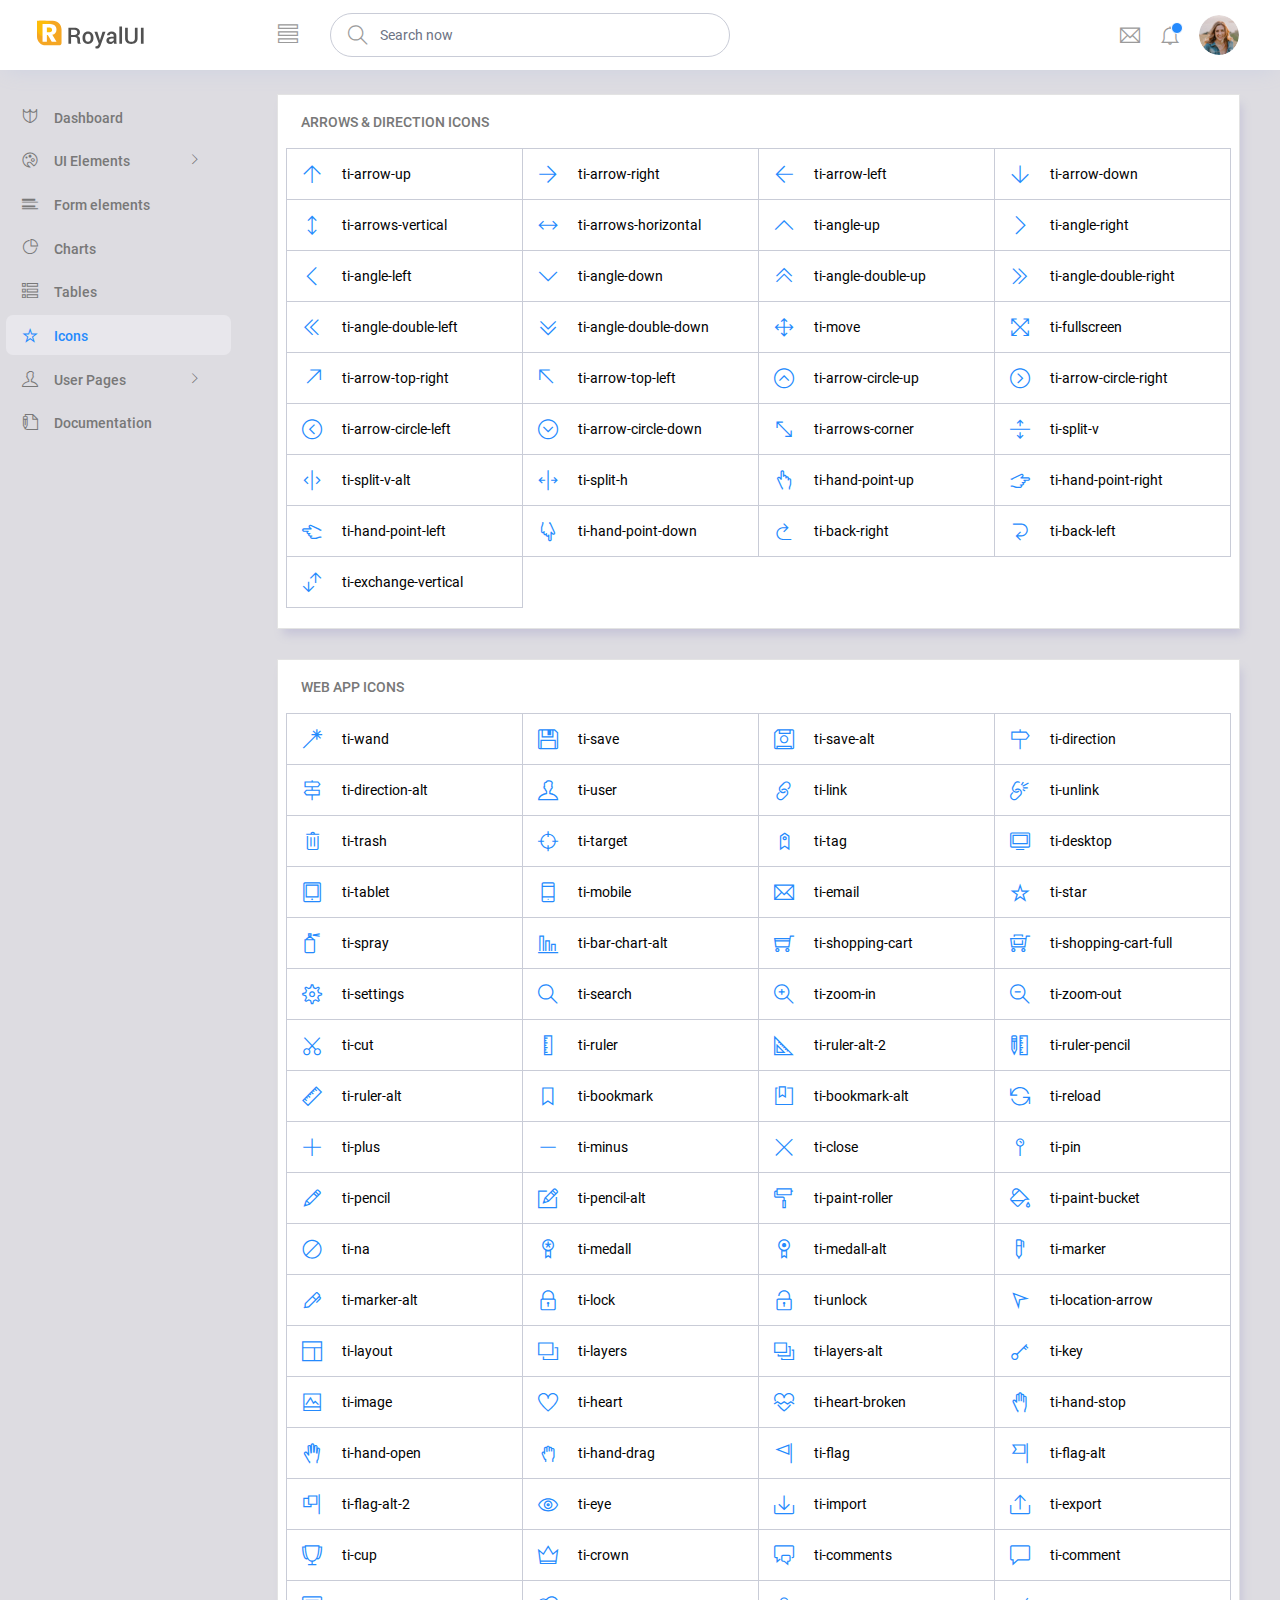
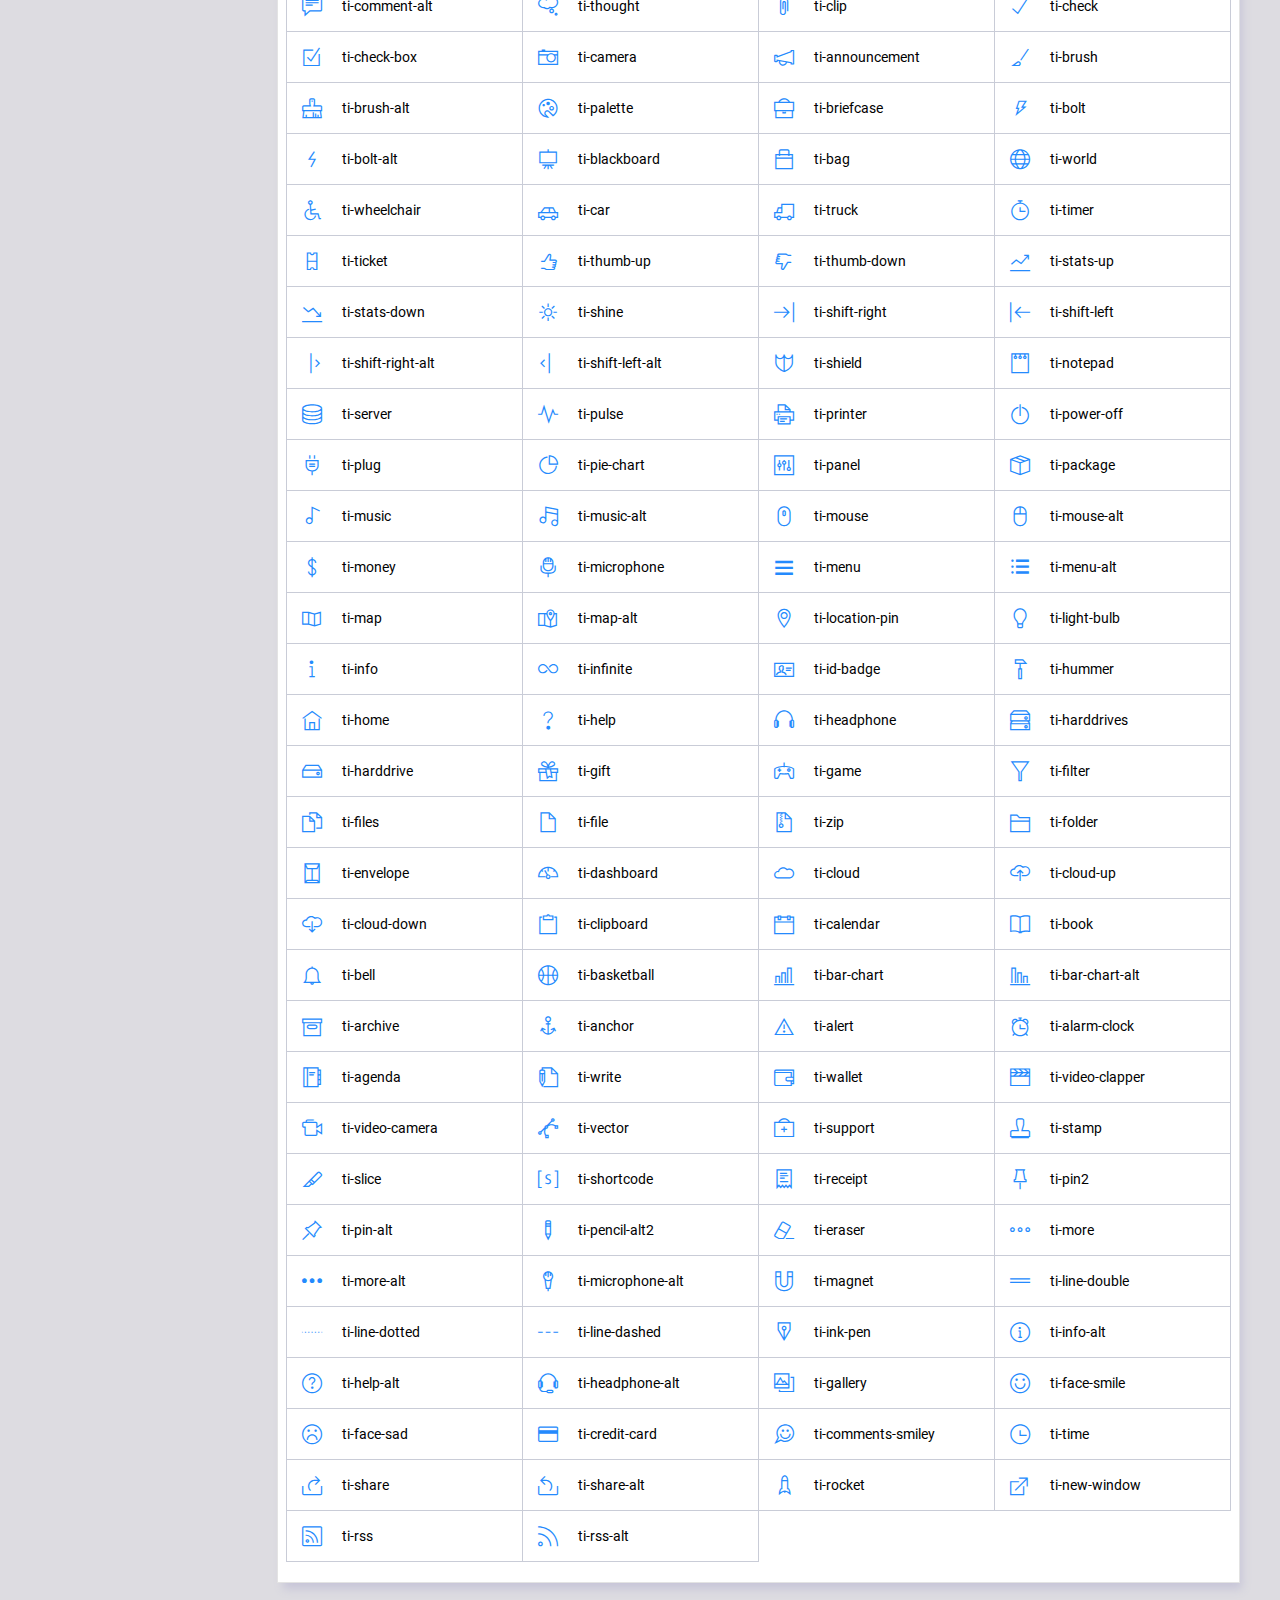
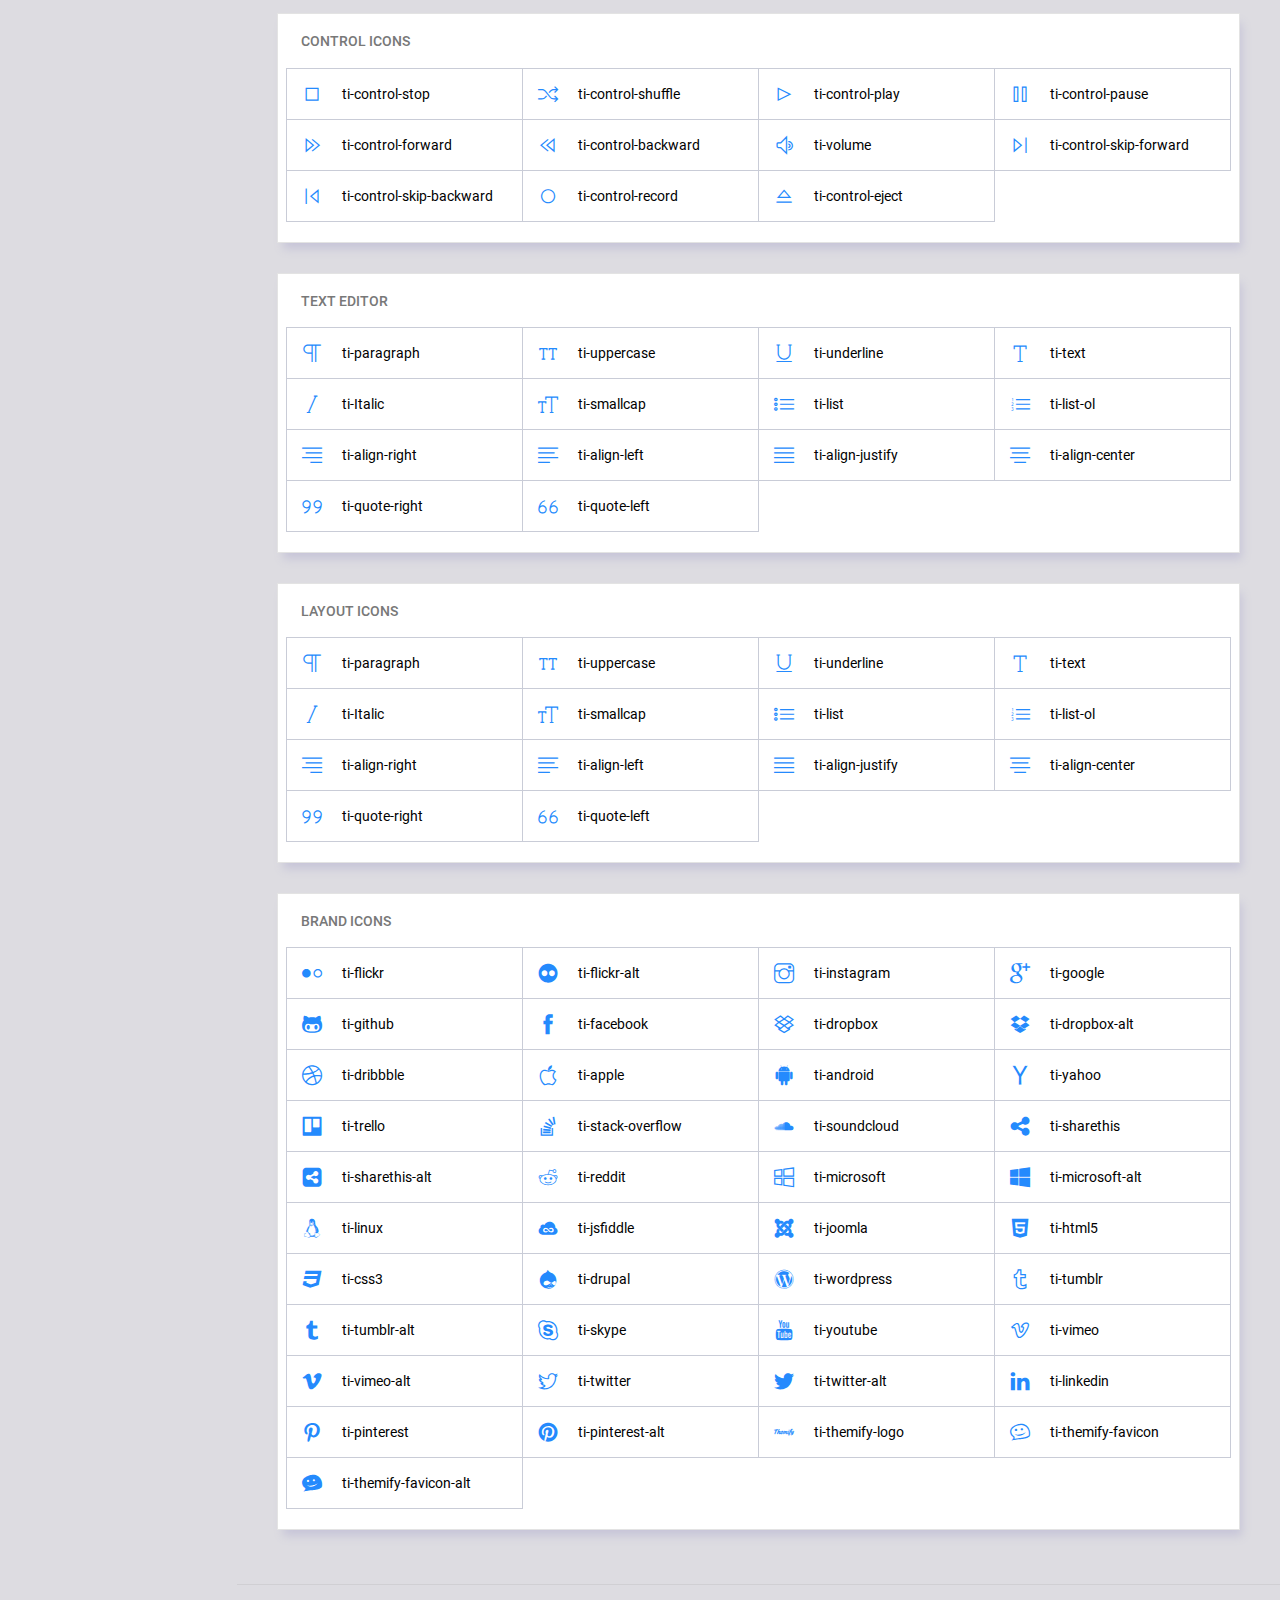
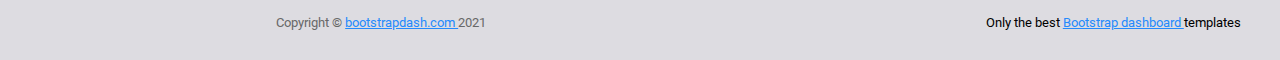
<file: static/admin/pages/icons/themify.html>
<!DOCTYPE html>
<html lang="en">

<head>
  <!-- Required meta tags -->
  <meta charset="utf-8">
  <meta name="viewport" content="width=device-width, initial-scale=1, shrink-to-fit=no">
  <title>RoyalUI Admin</title>
  <!-- plugins:css -->
  <link rel="stylesheet" href="../../vendors/ti-icons/css/themify-icons.css">
  <link rel="stylesheet" href="../../vendors/base/vendor.bundle.base.css">
  <!-- endinject -->
  <!-- plugin css for this page -->
  <!-- End plugin css for this page -->
  <!-- inject:css -->
  <link rel="stylesheet" href="../../css/style.css">
  <!-- endinject -->
  <link rel="shortcut icon" href="../../images/favicon.png" />
</head>

<body>
  <div class="container-scroller">
    <!-- partial:../../partials/_navbar.html -->
    <nav class="navbar col-lg-12 col-12 p-0 fixed-top d-flex flex-row">
      <div class="text-center navbar-brand-wrapper d-flex align-items-center justify-content-center">
        <a class="navbar-brand brand-logo me-5" href="../../index.html"><img src="../../images/logo.svg" class="me-2" alt="logo"/></a>
        <a class="navbar-brand brand-logo-mini" href="../../index.html"><img src="../../images/logo-mini.svg" alt="logo"/></a>
      </div>
      <div class="navbar-menu-wrapper d-flex align-items-center justify-content-end">
        <button class="navbar-toggler navbar-toggler align-self-center" type="button" data-toggle="minimize">
          <span class="ti-view-list"></span>
        </button>
        <ul class="navbar-nav mr-lg-2">
          <li class="nav-item nav-search d-none d-lg-block">
            <div class="input-group">
              <div class="input-group-prepend hover-cursor" id="navbar-search-icon">
                <span class="input-group-text" id="search">
                  <i class="ti-search"></i>
                </span>
              </div>
              <input type="text" class="form-control" id="navbar-search-input" placeholder="Search now" aria-label="search" aria-describedby="search">
            </div>
          </li>
        </ul>
        <ul class="navbar-nav navbar-nav-right">
          <li class="nav-item dropdown me-1">
            <a class="nav-link count-indicator dropdown-toggle d-flex justify-content-center align-items-center" id="messageDropdown" href="#" data-bs-toggle="dropdown">
              <i class="ti-email mx-0"></i>
            </a>
            <div class="dropdown-menu dropdown-menu-right navbar-dropdown" aria-labelledby="messageDropdown">
              <p class="mb-0 font-weight-normal float-left dropdown-header">Messages</p>
              <a class="dropdown-item">
                <div class="item-thumbnail">
                    <img src="../../images/faces/face4.jpg" alt="image" class="profile-pic">
                </div>
                <div class="item-content flex-grow">
                  <h6 class="ellipsis font-weight-normal">David Grey
                  </h6>
                  <p class="font-weight-light small-text text-muted mb-0">
                    The meeting is cancelled
                  </p>
                </div>
              </a>
              <a class="dropdown-item">
                <div class="item-thumbnail">
                    <img src="../../images/faces/face2.jpg" alt="image" class="profile-pic">
                </div>
                <div class="item-content flex-grow">
                  <h6 class="ellipsis font-weight-normal">Tim Cook
                  </h6>
                  <p class="font-weight-light small-text text-muted mb-0">
                    New product launch
                  </p>
                </div>
              </a>
              <a class="dropdown-item">
                <div class="item-thumbnail">
                    <img src="../../images/faces/face3.jpg" alt="image" class="profile-pic">
                </div>
                <div class="item-content flex-grow">
                  <h6 class="ellipsis font-weight-normal"> Johnson
                  </h6>
                  <p class="font-weight-light small-text text-muted mb-0">
                    Upcoming board meeting
                  </p>
                </div>
              </a>
            </div>
          </li>
          <li class="nav-item dropdown">
            <a class="nav-link count-indicator dropdown-toggle" id="notificationDropdown" href="#" data-bs-toggle="dropdown">
              <i class="ti-bell mx-0"></i>
              <span class="count"></span>
            </a>
            <div class="dropdown-menu dropdown-menu-right navbar-dropdown" aria-labelledby="notificationDropdown">
              <p class="mb-0 font-weight-normal float-left dropdown-header">Notifications</p>
              <a class="dropdown-item">
                <div class="item-thumbnail">
                  <div class="item-icon bg-success">
                    <i class="ti-info-alt mx-0"></i>
                  </div>
                </div>
                <div class="item-content">
                  <h6 class="font-weight-normal">Application Error</h6>
                  <p class="font-weight-light small-text mb-0 text-muted">
                    Just now
                  </p>
                </div>
              </a>
              <a class="dropdown-item">
                <div class="item-thumbnail">
                  <div class="item-icon bg-warning">
                    <i class="ti-settings mx-0"></i>
                  </div>
                </div>
                <div class="item-content">
                  <h6 class="font-weight-normal">Settings</h6>
                  <p class="font-weight-light small-text mb-0 text-muted">
                    Private message
                  </p>
                </div>
              </a>
              <a class="dropdown-item">
                <div class="item-thumbnail">
                  <div class="item-icon bg-info">
                    <i class="ti-user mx-0"></i>
                  </div>
                </div>
                <div class="item-content">
                  <h6 class="font-weight-normal">New user registration</h6>
                  <p class="font-weight-light small-text mb-0 text-muted">
                    2 days ago
                  </p>
                </div>
              </a>
            </div>
          </li>
          <li class="nav-item nav-profile dropdown">
            <a class="nav-link dropdown-toggle" href="#" data-bs-toggle="dropdown" id="profileDropdown">
              <img src="../../images/faces/face28.jpg" alt="profile"/>
            </a>
            <div class="dropdown-menu dropdown-menu-right navbar-dropdown" aria-labelledby="profileDropdown">
              <a class="dropdown-item">
                <i class="ti-settings text-primary"></i>
                Settings
              </a>
              <a class="dropdown-item">
                <i class="ti-power-off text-primary"></i>
                Logout
              </a>
            </div>
          </li>
        </ul>
        <button class="navbar-toggler navbar-toggler-right d-lg-none align-self-center" type="button" data-toggle="offcanvas">
          <span class="ti-view-list"></span>
        </button>
      </div>
    </nav>
    <!-- partial -->
    <div class="container-fluid page-body-wrapper">
      <!-- partial:../../partials/_sidebar.html -->
      <nav class="sidebar sidebar-offcanvas" id="sidebar">
        <ul class="nav">
          <li class="nav-item">
            <a class="nav-link" href="../../index.html">
              <i class="ti-shield menu-icon"></i>
              <span class="menu-title">Dashboard</span>
            </a>
          </li>
          <li class="nav-item">
            <a class="nav-link" data-bs-toggle="collapse" href="#ui-basic" aria-expanded="false" aria-controls="ui-basic">
              <i class="ti-palette menu-icon"></i>
              <span class="menu-title">UI Elements</span>
              <i class="menu-arrow"></i>
            </a>
            <div class="collapse" id="ui-basic">
              <ul class="nav flex-column sub-menu">
                <li class="nav-item"> <a class="nav-link" href="../../pages/ui-features/buttons.html">Buttons</a></li>
                <li class="nav-item"> <a class="nav-link" href="../../pages/ui-features/typography.html">Typography</a></li>
              </ul>
            </div>
          </li>
          <li class="nav-item">
            <a class="nav-link" href="../../pages/forms/basic_elements.html">
              <i class="ti-layout-list-post menu-icon"></i>
              <span class="menu-title">Form elements</span>
            </a>
          </li>
          <li class="nav-item">
            <a class="nav-link" href="../../pages/charts/chartjs.html">
              <i class="ti-pie-chart menu-icon"></i>
              <span class="menu-title">Charts</span>
            </a>
          </li>
          <li class="nav-item">
            <a class="nav-link" href="../../pages/tables/basic-table.html">
              <i class="ti-view-list-alt menu-icon"></i>
              <span class="menu-title">Tables</span>
            </a>
          </li>
          <li class="nav-item">
            <a class="nav-link" href="../../pages/icons/themify.html">
              <i class="ti-star menu-icon"></i>
              <span class="menu-title">Icons</span>
            </a>
          </li>
          <li class="nav-item">
            <a class="nav-link" data-bs-toggle="collapse" href="#auth" aria-expanded="false" aria-controls="auth">
              <i class="ti-user menu-icon"></i>
              <span class="menu-title">User Pages</span>
              <i class="menu-arrow"></i>
            </a>
            <div class="collapse" id="auth">
              <ul class="nav flex-column sub-menu">
                <li class="nav-item"> <a class="nav-link" href="../../pages/samples/login.html"> Login </a></li>
                <li class="nav-item"> <a class="nav-link" href="../../pages/samples/login-2.html"> Login 2 </a></li>
                <li class="nav-item"> <a class="nav-link" href="../../pages/samples/register.html"> Register </a></li>
                <li class="nav-item"> <a class="nav-link" href="../../pages/samples/register-2.html"> Register 2 </a></li>
                <li class="nav-item"> <a class="nav-link" href="../../pages/samples/lock-screen.html"> Lockscreen </a></li>
              </ul>
            </div>
          </li>
          <li class="nav-item">
            <a class="nav-link" href="../../documentation/documentation.html">
              <i class="ti-write menu-icon"></i>
              <span class="menu-title">Documentation</span>
            </a>
          </li>
        </ul>
      </nav>
      <!-- partial -->
      <div class="main-panel">          
        <div class="content-wrapper">
          <div class="row">
            <div class="col-lg-12 grid-margin">
              <div class="card">
                <div class="card-body">
                  <h4 class="card-title">Arrows & direction icons</h4>
                  <div class="icons-list row">
                    <div class="col-sm-6 col-md-4 col-lg-3"> <i class="ti-arrow-up"></i> ti-arrow-up </div>
                    <div class="col-sm-6 col-md-4 col-lg-3"> <i class="ti-arrow-right"></i> ti-arrow-right </div>
                    <div class="col-sm-6 col-md-4 col-lg-3"> <i class="ti-arrow-left"></i> ti-arrow-left </div>
                    <div class="col-sm-6 col-md-4 col-lg-3"> <i class="ti-arrow-down"></i> ti-arrow-down </div>
                    <div class="col-sm-6 col-md-4 col-lg-3"> <i class="ti-arrows-vertical"></i> ti-arrows-vertical </div>
                    <div class="col-sm-6 col-md-4 col-lg-3"> <i class="ti-arrows-horizontal"></i> ti-arrows-horizontal </div>
                    <div class="col-sm-6 col-md-4 col-lg-3"> <i class="ti-angle-up"></i> ti-angle-up </div>
                    <div class="col-sm-6 col-md-4 col-lg-3"> <i class="ti-angle-right"></i> ti-angle-right </div>
                    <div class="col-sm-6 col-md-4 col-lg-3"> <i class="ti-angle-left"></i> ti-angle-left </div>
                    <div class="col-sm-6 col-md-4 col-lg-3"> <i class="ti-angle-down"></i> ti-angle-down </div>
                    <div class="col-sm-6 col-md-4 col-lg-3"> <i class="ti-angle-double-up"></i> ti-angle-double-up </div>
                    <div class="col-sm-6 col-md-4 col-lg-3"> <i class="ti-angle-double-right"></i> ti-angle-double-right </div>
                    <div class="col-sm-6 col-md-4 col-lg-3"> <i class="ti-angle-double-left"></i> ti-angle-double-left </div>
                    <div class="col-sm-6 col-md-4 col-lg-3"> <i class="ti-angle-double-down"></i> ti-angle-double-down </div>
                    <div class="col-sm-6 col-md-4 col-lg-3"> <i class="ti-move"></i> ti-move </div>
                    <div class="col-sm-6 col-md-4 col-lg-3"> <i class="ti-fullscreen"></i> ti-fullscreen </div>
                    <div class="col-sm-6 col-md-4 col-lg-3"> <i class="ti-arrow-top-right"></i> ti-arrow-top-right </div>
                    <div class="col-sm-6 col-md-4 col-lg-3"> <i class="ti-arrow-top-left"></i> ti-arrow-top-left </div>
                    <div class="col-sm-6 col-md-4 col-lg-3"> <i class="ti-arrow-circle-up"></i> ti-arrow-circle-up </div>
                    <div class="col-sm-6 col-md-4 col-lg-3"> <i class="ti-arrow-circle-right"></i> ti-arrow-circle-right </div>
                    <div class="col-sm-6 col-md-4 col-lg-3"> <i class="ti-arrow-circle-left"></i> ti-arrow-circle-left </div>
                    <div class="col-sm-6 col-md-4 col-lg-3"> <i class="ti-arrow-circle-down"></i> ti-arrow-circle-down </div>
                    <div class="col-sm-6 col-md-4 col-lg-3"> <i class="ti-arrows-corner"></i> ti-arrows-corner </div>
                    <div class="col-sm-6 col-md-4 col-lg-3"> <i class="ti-split-v"></i> ti-split-v </div>
                    <div class="col-sm-6 col-md-4 col-lg-3"> <i class="ti-split-v-alt"></i> ti-split-v-alt </div>
                    <div class="col-sm-6 col-md-4 col-lg-3"> <i class="ti-split-h"></i> ti-split-h </div>
                    <div class="col-sm-6 col-md-4 col-lg-3"> <i class="ti-hand-point-up"></i> ti-hand-point-up </div>
                    <div class="col-sm-6 col-md-4 col-lg-3"> <i class="ti-hand-point-right"></i> ti-hand-point-right </div>
                    <div class="col-sm-6 col-md-4 col-lg-3"> <i class="ti-hand-point-left"></i> ti-hand-point-left </div>
                    <div class="col-sm-6 col-md-4 col-lg-3"> <i class="ti-hand-point-down"></i> ti-hand-point-down </div>
                    <div class="col-sm-6 col-md-4 col-lg-3"> <i class="ti-back-right"></i> ti-back-right </div>
                    <div class="col-sm-6 col-md-4 col-lg-3"> <i class="ti-back-left"></i> ti-back-left </div>
                    <div class="col-sm-6 col-md-4 col-lg-3"> <i class="ti-exchange-vertical"></i> ti-exchange-vertical </div>
                  </div>
                </div>
              </div>
            </div>
            <div class="col-lg-12 grid-margin">
              <div class="card">
                <div class="card-body">
                  <h4 class="card-title">Web app icons</h4>
                  <div class="icons-list row">
                    <div class="col-sm-6 col-md-4 col-lg-3"> <i class="ti-wand"></i> ti-wand </div>
                    <div class="col-sm-6 col-md-4 col-lg-3"> <i class="ti-save"></i> ti-save </div>
                    <div class="col-sm-6 col-md-4 col-lg-3"> <i class="ti-save-alt"></i> ti-save-alt </div>
                    <div class="col-sm-6 col-md-4 col-lg-3"> <i class="ti-direction"></i> ti-direction </div>
                    <div class="col-sm-6 col-md-4 col-lg-3"> <i class="ti-direction-alt"></i> ti-direction-alt </div>
                    <div class="col-sm-6 col-md-4 col-lg-3"> <i class="ti-user"></i> ti-user </div>
                    <div class="col-sm-6 col-md-4 col-lg-3"> <i class="ti-link"></i> ti-link </div>
                    <div class="col-sm-6 col-md-4 col-lg-3"> <i class="ti-unlink"></i> ti-unlink </div>
                    <div class="col-sm-6 col-md-4 col-lg-3"> <i class="ti-trash"></i> ti-trash </div>
                    <div class="col-sm-6 col-md-4 col-lg-3"> <i class="ti-target"></i> ti-target </div>
                    <div class="col-sm-6 col-md-4 col-lg-3"> <i class="ti-tag"></i> ti-tag </div>
                    <div class="col-sm-6 col-md-4 col-lg-3"> <i class="ti-desktop"></i> ti-desktop </div>
                    <div class="col-sm-6 col-md-4 col-lg-3"> <i class="ti-tablet"></i> ti-tablet </div>
                    <div class="col-sm-6 col-md-4 col-lg-3"> <i class="ti-mobile"></i> ti-mobile </div>
                    <div class="col-sm-6 col-md-4 col-lg-3"> <i class="ti-email"></i> ti-email </div>
                    <div class="col-sm-6 col-md-4 col-lg-3"> <i class="ti-star"></i> ti-star </div>
                    <div class="col-sm-6 col-md-4 col-lg-3"> <i class="ti-spray"></i> ti-spray </div>
                    <div class="col-sm-6 col-md-4 col-lg-3"> <i class="ti-bar-chart-alt"></i> ti-bar-chart-alt </div>
                    <div class="col-sm-6 col-md-4 col-lg-3"> <i class="ti-shopping-cart"></i> ti-shopping-cart </div>
                    <div class="col-sm-6 col-md-4 col-lg-3"> <i class="ti-shopping-cart-full"></i> ti-shopping-cart-full </div>
                    <div class="col-sm-6 col-md-4 col-lg-3"> <i class="ti-settings"></i> ti-settings </div>
                    <div class="col-sm-6 col-md-4 col-lg-3"> <i class="ti-search"></i> ti-search </div>
                    <div class="col-sm-6 col-md-4 col-lg-3"> <i class="ti-zoom-in"></i> ti-zoom-in </div>
                    <div class="col-sm-6 col-md-4 col-lg-3"> <i class="ti-zoom-out"></i> ti-zoom-out </div>
                    <div class="col-sm-6 col-md-4 col-lg-3"> <i class="ti-cut"></i> ti-cut </div>
                    <div class="col-sm-6 col-md-4 col-lg-3"> <i class="ti-ruler"></i> ti-ruler </div>
                    <div class="col-sm-6 col-md-4 col-lg-3"> <i class="ti-ruler-alt-2"></i> ti-ruler-alt-2 </div>
                    <div class="col-sm-6 col-md-4 col-lg-3"> <i class="ti-ruler-pencil"></i> ti-ruler-pencil </div>
                    <div class="col-sm-6 col-md-4 col-lg-3"> <i class="ti-ruler-alt"></i> ti-ruler-alt </div>
                    <div class="col-sm-6 col-md-4 col-lg-3"> <i class="ti-bookmark"></i> ti-bookmark </div>
                    <div class="col-sm-6 col-md-4 col-lg-3"> <i class="ti-bookmark-alt"></i> ti-bookmark-alt </div>
                    <div class="col-sm-6 col-md-4 col-lg-3"> <i class="ti-reload"></i> ti-reload </div>
                    <div class="col-sm-6 col-md-4 col-lg-3"> <i class="ti-plus"></i> ti-plus </div>
                    <div class="col-sm-6 col-md-4 col-lg-3"> <i class="ti-minus"></i> ti-minus </div>
                    <div class="col-sm-6 col-md-4 col-lg-3"> <i class="ti-close"></i> ti-close </div>
                    <div class="col-sm-6 col-md-4 col-lg-3"> <i class="ti-pin"></i> ti-pin </div>
                    <div class="col-sm-6 col-md-4 col-lg-3"> <i class="ti-pencil"></i> ti-pencil </div>
                    <div class="col-sm-6 col-md-4 col-lg-3"> <i class="ti-pencil-alt"></i> ti-pencil-alt </div>
                    <div class="col-sm-6 col-md-4 col-lg-3"> <i class="ti-paint-roller"></i> ti-paint-roller </div>
                    <div class="col-sm-6 col-md-4 col-lg-3"> <i class="ti-paint-bucket"></i> ti-paint-bucket </div>
                    <div class="col-sm-6 col-md-4 col-lg-3"> <i class="ti-na"></i> ti-na </div>
                    <div class="col-sm-6 col-md-4 col-lg-3"> <i class="ti-medall"></i> ti-medall </div>
                    <div class="col-sm-6 col-md-4 col-lg-3"> <i class="ti-medall-alt"></i> ti-medall-alt </div>
                    <div class="col-sm-6 col-md-4 col-lg-3"> <i class="ti-marker"></i> ti-marker </div>
                    <div class="col-sm-6 col-md-4 col-lg-3"> <i class="ti-marker-alt"></i> ti-marker-alt </div>
                    <div class="col-sm-6 col-md-4 col-lg-3"> <i class="ti-lock"></i> ti-lock </div>
                    <div class="col-sm-6 col-md-4 col-lg-3"> <i class="ti-unlock"></i> ti-unlock </div>
                    <div class="col-sm-6 col-md-4 col-lg-3"> <i class="ti-location-arrow"></i> ti-location-arrow </div>
                    <div class="col-sm-6 col-md-4 col-lg-3"> <i class="ti-layout"></i> ti-layout </div>
                    <div class="col-sm-6 col-md-4 col-lg-3"> <i class="ti-layers"></i> ti-layers </div>
                    <div class="col-sm-6 col-md-4 col-lg-3"> <i class="ti-layers-alt"></i> ti-layers-alt </div>
                    <div class="col-sm-6 col-md-4 col-lg-3"> <i class="ti-key"></i> ti-key </div>
                    <div class="col-sm-6 col-md-4 col-lg-3"> <i class="ti-image"></i> ti-image </div>
                    <div class="col-sm-6 col-md-4 col-lg-3"> <i class="ti-heart"></i> ti-heart </div>
                    <div class="col-sm-6 col-md-4 col-lg-3"> <i class="ti-heart-broken"></i> ti-heart-broken </div>
                    <div class="col-sm-6 col-md-4 col-lg-3"> <i class="ti-hand-stop"></i> ti-hand-stop </div>
                    <div class="col-sm-6 col-md-4 col-lg-3"> <i class="ti-hand-open"></i> ti-hand-open </div>
                    <div class="col-sm-6 col-md-4 col-lg-3"> <i class="ti-hand-drag"></i> ti-hand-drag </div>
                    <div class="col-sm-6 col-md-4 col-lg-3"> <i class="ti-flag"></i> ti-flag </div>
                    <div class="col-sm-6 col-md-4 col-lg-3"> <i class="ti-flag-alt"></i> ti-flag-alt </div>
                    <div class="col-sm-6 col-md-4 col-lg-3"> <i class="ti-flag-alt-2"></i> ti-flag-alt-2 </div>
                    <div class="col-sm-6 col-md-4 col-lg-3"> <i class="ti-eye"></i> ti-eye </div>
                    <div class="col-sm-6 col-md-4 col-lg-3"> <i class="ti-import"></i> ti-import </div>
                    <div class="col-sm-6 col-md-4 col-lg-3"> <i class="ti-export"></i> ti-export </div>
                    <div class="col-sm-6 col-md-4 col-lg-3"> <i class="ti-cup"></i> ti-cup </div>
                    <div class="col-sm-6 col-md-4 col-lg-3"> <i class="ti-crown"></i> ti-crown </div>
                    <div class="col-sm-6 col-md-4 col-lg-3"> <i class="ti-comments"></i> ti-comments </div>
                    <div class="col-sm-6 col-md-4 col-lg-3"> <i class="ti-comment"></i> ti-comment </div>
                    <div class="col-sm-6 col-md-4 col-lg-3"> <i class="ti-comment-alt"></i> ti-comment-alt </div>
                    <div class="col-sm-6 col-md-4 col-lg-3"> <i class="ti-thought"></i> ti-thought </div>
                    <div class="col-sm-6 col-md-4 col-lg-3"> <i class="ti-clip"></i> ti-clip </div>
                    <div class="col-sm-6 col-md-4 col-lg-3"> <i class="ti-check"></i> ti-check </div>
                    <div class="col-sm-6 col-md-4 col-lg-3"> <i class="ti-check-box"></i> ti-check-box </div>
                    <div class="col-sm-6 col-md-4 col-lg-3"> <i class="ti-camera"></i> ti-camera </div>
                    <div class="col-sm-6 col-md-4 col-lg-3"> <i class="ti-announcement"></i> ti-announcement </div>
                    <div class="col-sm-6 col-md-4 col-lg-3"> <i class="ti-brush"></i> ti-brush </div>
                    <div class="col-sm-6 col-md-4 col-lg-3"> <i class="ti-brush-alt"></i> ti-brush-alt </div>
                    <div class="col-sm-6 col-md-4 col-lg-3"> <i class="ti-palette"></i> ti-palette </div>
                    <div class="col-sm-6 col-md-4 col-lg-3"> <i class="ti-briefcase"></i> ti-briefcase </div>
                    <div class="col-sm-6 col-md-4 col-lg-3"> <i class="ti-bolt"></i> ti-bolt </div>
                    <div class="col-sm-6 col-md-4 col-lg-3"> <i class="ti-bolt-alt"></i> ti-bolt-alt </div>
                    <div class="col-sm-6 col-md-4 col-lg-3"> <i class="ti-blackboard"></i> ti-blackboard </div>
                    <div class="col-sm-6 col-md-4 col-lg-3"> <i class="ti-bag"></i> ti-bag </div>
                    <div class="col-sm-6 col-md-4 col-lg-3"> <i class="ti-world"></i> ti-world </div>
                    <div class="col-sm-6 col-md-4 col-lg-3"> <i class="ti-wheelchair"></i> ti-wheelchair </div>
                    <div class="col-sm-6 col-md-4 col-lg-3"> <i class="ti-car"></i> ti-car </div>
                    <div class="col-sm-6 col-md-4 col-lg-3"> <i class="ti-truck"></i> ti-truck </div>
                    <div class="col-sm-6 col-md-4 col-lg-3"> <i class="ti-timer"></i> ti-timer </div>
                    <div class="col-sm-6 col-md-4 col-lg-3"> <i class="ti-ticket"></i> ti-ticket </div>
                    <div class="col-sm-6 col-md-4 col-lg-3"> <i class="ti-thumb-up"></i> ti-thumb-up </div>
                    <div class="col-sm-6 col-md-4 col-lg-3"> <i class="ti-thumb-down"></i> ti-thumb-down </div>
                    <div class="col-sm-6 col-md-4 col-lg-3"> <i class="ti-stats-up"></i> ti-stats-up </div>
                    <div class="col-sm-6 col-md-4 col-lg-3"> <i class="ti-stats-down"></i> ti-stats-down </div>
                    <div class="col-sm-6 col-md-4 col-lg-3"> <i class="ti-shine"></i> ti-shine </div>
                    <div class="col-sm-6 col-md-4 col-lg-3"> <i class="ti-shift-right"></i> ti-shift-right </div>
                    <div class="col-sm-6 col-md-4 col-lg-3"> <i class="ti-shift-left"></i> ti-shift-left </div>
                    <div class="col-sm-6 col-md-4 col-lg-3"> <i class="ti-shift-right-alt"></i> ti-shift-right-alt </div>
                    <div class="col-sm-6 col-md-4 col-lg-3"> <i class="ti-shift-left-alt"></i> ti-shift-left-alt </div>
                    <div class="col-sm-6 col-md-4 col-lg-3"> <i class="ti-shield"></i> ti-shield </div>
                    <div class="col-sm-6 col-md-4 col-lg-3"> <i class="ti-notepad"></i> ti-notepad </div>
                    <div class="col-sm-6 col-md-4 col-lg-3"> <i class="ti-server"></i> ti-server </div>
                    <div class="col-sm-6 col-md-4 col-lg-3"> <i class="ti-pulse"></i> ti-pulse </div>
                    <div class="col-sm-6 col-md-4 col-lg-3"> <i class="ti-printer"></i> ti-printer </div>
                    <div class="col-sm-6 col-md-4 col-lg-3"> <i class="ti-power-off"></i> ti-power-off </div>
                    <div class="col-sm-6 col-md-4 col-lg-3"> <i class="ti-plug"></i> ti-plug </div>
                    <div class="col-sm-6 col-md-4 col-lg-3"> <i class="ti-pie-chart"></i> ti-pie-chart </div>
                    <div class="col-sm-6 col-md-4 col-lg-3"> <i class="ti-panel"></i> ti-panel </div>
                    <div class="col-sm-6 col-md-4 col-lg-3"> <i class="ti-package"></i> ti-package </div>
                    <div class="col-sm-6 col-md-4 col-lg-3"> <i class="ti-music"></i> ti-music </div>
                    <div class="col-sm-6 col-md-4 col-lg-3"> <i class="ti-music-alt"></i> ti-music-alt </div>
                    <div class="col-sm-6 col-md-4 col-lg-3"> <i class="ti-mouse"></i> ti-mouse </div>
                    <div class="col-sm-6 col-md-4 col-lg-3"> <i class="ti-mouse-alt"></i> ti-mouse-alt </div>
                    <div class="col-sm-6 col-md-4 col-lg-3"> <i class="ti-money"></i> ti-money </div>
                    <div class="col-sm-6 col-md-4 col-lg-3"> <i class="ti-microphone"></i> ti-microphone </div>
                    <div class="col-sm-6 col-md-4 col-lg-3"> <i class="ti-menu"></i> ti-menu </div>
                    <div class="col-sm-6 col-md-4 col-lg-3"> <i class="ti-menu-alt"></i> ti-menu-alt </div>
                    <div class="col-sm-6 col-md-4 col-lg-3"> <i class="ti-map"></i> ti-map </div>
                    <div class="col-sm-6 col-md-4 col-lg-3"> <i class="ti-map-alt"></i> ti-map-alt </div>
                    <div class="col-sm-6 col-md-4 col-lg-3"> <i class="ti-location-pin"></i> ti-location-pin </div>
                    <div class="col-sm-6 col-md-4 col-lg-3"> <i class="ti-light-bulb"></i> ti-light-bulb </div>
                    <div class="col-sm-6 col-md-4 col-lg-3"> <i class="ti-info"></i> ti-info </div>
                    <div class="col-sm-6 col-md-4 col-lg-3"> <i class="ti-infinite"></i> ti-infinite </div>
                    <div class="col-sm-6 col-md-4 col-lg-3"> <i class="ti-id-badge"></i> ti-id-badge </div>
                    <div class="col-sm-6 col-md-4 col-lg-3"> <i class="ti-hummer"></i> ti-hummer </div>
                    <div class="col-sm-6 col-md-4 col-lg-3"> <i class="ti-home"></i> ti-home </div>
                    <div class="col-sm-6 col-md-4 col-lg-3"> <i class="ti-help"></i> ti-help </div>
                    <div class="col-sm-6 col-md-4 col-lg-3"> <i class="ti-headphone"></i> ti-headphone </div>
                    <div class="col-sm-6 col-md-4 col-lg-3"> <i class="ti-harddrives"></i> ti-harddrives </div>
                    <div class="col-sm-6 col-md-4 col-lg-3"> <i class="ti-harddrive"></i> ti-harddrive </div>
                    <div class="col-sm-6 col-md-4 col-lg-3"> <i class="ti-gift"></i> ti-gift </div>
                    <div class="col-sm-6 col-md-4 col-lg-3"> <i class="ti-game"></i> ti-game </div>
                    <div class="col-sm-6 col-md-4 col-lg-3"> <i class="ti-filter"></i> ti-filter </div>
                    <div class="col-sm-6 col-md-4 col-lg-3"> <i class="ti-files"></i> ti-files </div>
                    <div class="col-sm-6 col-md-4 col-lg-3"> <i class="ti-file"></i> ti-file </div>
                    <div class="col-sm-6 col-md-4 col-lg-3"> <i class="ti-zip"></i> ti-zip </div>
                    <div class="col-sm-6 col-md-4 col-lg-3"> <i class="ti-folder"></i> ti-folder </div>
                    <div class="col-sm-6 col-md-4 col-lg-3"> <i class="ti-envelope"></i> ti-envelope </div>
                    <div class="col-sm-6 col-md-4 col-lg-3"> <i class="ti-dashboard"></i> ti-dashboard </div>
                    <div class="col-sm-6 col-md-4 col-lg-3"> <i class="ti-cloud"></i> ti-cloud </div>
                    <div class="col-sm-6 col-md-4 col-lg-3"> <i class="ti-cloud-up"></i> ti-cloud-up </div>
                    <div class="col-sm-6 col-md-4 col-lg-3"> <i class="ti-cloud-down"></i> ti-cloud-down </div>
                    <div class="col-sm-6 col-md-4 col-lg-3"> <i class="ti-clipboard"></i> ti-clipboard </div>
                    <div class="col-sm-6 col-md-4 col-lg-3"> <i class="ti-calendar"></i> ti-calendar </div>
                    <div class="col-sm-6 col-md-4 col-lg-3"> <i class="ti-book"></i> ti-book </div>
                    <div class="col-sm-6 col-md-4 col-lg-3"> <i class="ti-bell"></i> ti-bell </div>
                    <div class="col-sm-6 col-md-4 col-lg-3"> <i class="ti-basketball"></i> ti-basketball </div>
                    <div class="col-sm-6 col-md-4 col-lg-3"> <i class="ti-bar-chart"></i> ti-bar-chart </div>
                    <div class="col-sm-6 col-md-4 col-lg-3"> <i class="ti-bar-chart-alt"></i> ti-bar-chart-alt </div>
                    <div class="col-sm-6 col-md-4 col-lg-3"> <i class="ti-archive"></i> ti-archive </div>
                    <div class="col-sm-6 col-md-4 col-lg-3"> <i class="ti-anchor"></i> ti-anchor </div>
                    <div class="col-sm-6 col-md-4 col-lg-3"> <i class="ti-alert"></i> ti-alert </div>
                    <div class="col-sm-6 col-md-4 col-lg-3"> <i class="ti-alarm-clock"></i> ti-alarm-clock </div>
                    <div class="col-sm-6 col-md-4 col-lg-3"> <i class="ti-agenda"></i> ti-agenda </div>
                    <div class="col-sm-6 col-md-4 col-lg-3"> <i class="ti-write"></i> ti-write </div>
                    <div class="col-sm-6 col-md-4 col-lg-3"> <i class="ti-wallet"></i> ti-wallet </div>
                    <div class="col-sm-6 col-md-4 col-lg-3"> <i class="ti-video-clapper"></i> ti-video-clapper </div>
                    <div class="col-sm-6 col-md-4 col-lg-3"> <i class="ti-video-camera"></i> ti-video-camera </div>
                    <div class="col-sm-6 col-md-4 col-lg-3"> <i class="ti-vector"></i> ti-vector </div>
                    <div class="col-sm-6 col-md-4 col-lg-3"> <i class="ti-support"></i> ti-support </div>
                    <div class="col-sm-6 col-md-4 col-lg-3"> <i class="ti-stamp"></i> ti-stamp </div>
                    <div class="col-sm-6 col-md-4 col-lg-3"> <i class="ti-slice"></i> ti-slice </div>
                    <div class="col-sm-6 col-md-4 col-lg-3"> <i class="ti-shortcode"></i> ti-shortcode </div>
                    <div class="col-sm-6 col-md-4 col-lg-3"> <i class="ti-receipt"></i> ti-receipt </div>
                    <div class="col-sm-6 col-md-4 col-lg-3"> <i class="ti-pin2"></i> ti-pin2 </div>
                    <div class="col-sm-6 col-md-4 col-lg-3"> <i class="ti-pin-alt"></i> ti-pin-alt </div>
                    <div class="col-sm-6 col-md-4 col-lg-3"> <i class="ti-pencil-alt2"></i> ti-pencil-alt2 </div>
                    <div class="col-sm-6 col-md-4 col-lg-3"> <i class="ti-eraser"></i> ti-eraser </div>
                    <div class="col-sm-6 col-md-4 col-lg-3"> <i class="ti-more"></i> ti-more </div>
                    <div class="col-sm-6 col-md-4 col-lg-3"> <i class="ti-more-alt"></i> ti-more-alt </div>
                    <div class="col-sm-6 col-md-4 col-lg-3"> <i class="ti-microphone-alt"></i> ti-microphone-alt </div>
                    <div class="col-sm-6 col-md-4 col-lg-3"> <i class="ti-magnet"></i> ti-magnet </div>
                    <div class="col-sm-6 col-md-4 col-lg-3"> <i class="ti-line-double"></i> ti-line-double </div>
                    <div class="col-sm-6 col-md-4 col-lg-3"> <i class="ti-line-dotted"></i> ti-line-dotted </div>
                    <div class="col-sm-6 col-md-4 col-lg-3"> <i class="ti-line-dashed"></i> ti-line-dashed </div>
                    <div class="col-sm-6 col-md-4 col-lg-3"> <i class="ti-ink-pen"></i> ti-ink-pen </div>
                    <div class="col-sm-6 col-md-4 col-lg-3"> <i class="ti-info-alt"></i> ti-info-alt </div>
                    <div class="col-sm-6 col-md-4 col-lg-3"> <i class="ti-help-alt"></i> ti-help-alt </div>
                    <div class="col-sm-6 col-md-4 col-lg-3"> <i class="ti-headphone-alt"></i> ti-headphone-alt </div>
                    <div class="col-sm-6 col-md-4 col-lg-3"> <i class="ti-gallery"></i> ti-gallery </div>
                    <div class="col-sm-6 col-md-4 col-lg-3"> <i class="ti-face-smile"></i> ti-face-smile </div>
                    <div class="col-sm-6 col-md-4 col-lg-3"> <i class="ti-face-sad"></i> ti-face-sad </div>
                    <div class="col-sm-6 col-md-4 col-lg-3"> <i class="ti-credit-card"></i> ti-credit-card </div>
                    <div class="col-sm-6 col-md-4 col-lg-3"> <i class="ti-comments-smiley"></i> ti-comments-smiley </div>
                    <div class="col-sm-6 col-md-4 col-lg-3"> <i class="ti-time"></i> ti-time </div>
                    <div class="col-sm-6 col-md-4 col-lg-3"> <i class="ti-share"></i> ti-share </div>
                    <div class="col-sm-6 col-md-4 col-lg-3"> <i class="ti-share-alt"></i> ti-share-alt </div>
                    <div class="col-sm-6 col-md-4 col-lg-3"> <i class="ti-rocket"></i> ti-rocket </div>
                    <div class="col-sm-6 col-md-4 col-lg-3"> <i class="ti-new-window"></i> ti-new-window </div>
                    <div class="col-sm-6 col-md-4 col-lg-3"> <i class="ti-rss"></i> ti-rss </div>
                    <div class="col-sm-6 col-md-4 col-lg-3"> <i class="ti-rss-alt"></i> ti-rss-alt </div>
                  </div>
                </div>
              </div>
            </div>
            <div class="col-lg-12 grid-margin">
              <div class="card">
                <div class="card-body">
                  <h4 class="card-title">Control icons</h4>
                  <div class="icons-list row">
                    <div class="col-sm-6 col-md-4 col-lg-3"> <i class="ti-control-stop"></i> ti-control-stop </div>
                    <div class="col-sm-6 col-md-4 col-lg-3"> <i class="ti-control-shuffle"></i> ti-control-shuffle </div>
                    <div class="col-sm-6 col-md-4 col-lg-3"> <i class="ti-control-play"></i> ti-control-play </div>
                    <div class="col-sm-6 col-md-4 col-lg-3"> <i class="ti-control-pause"></i> ti-control-pause </div>
                    <div class="col-sm-6 col-md-4 col-lg-3"> <i class="ti-control-forward"></i> ti-control-forward </div>
                    <div class="col-sm-6 col-md-4 col-lg-3"> <i class="ti-control-backward"></i> ti-control-backward </div>
                    <div class="col-sm-6 col-md-4 col-lg-3"> <i class="ti-volume"></i> ti-volume </div>
                    <div class="col-sm-6 col-md-4 col-lg-3"> <i class="ti-control-skip-forward"></i> ti-control-skip-forward </div>
                    <div class="col-sm-6 col-md-4 col-lg-3"> <i class="ti-control-skip-backward"></i> ti-control-skip-backward </div>
                    <div class="col-sm-6 col-md-4 col-lg-3"> <i class="ti-control-record"></i> ti-control-record </div>
                    <div class="col-sm-6 col-md-4 col-lg-3"> <i class="ti-control-eject"></i> ti-control-eject </div>
                  </div>
                </div>
              </div>
            </div>
            <div class="col-lg-12 grid-margin">
              <div class="card">
                <div class="card-body">
                  <h4 class="card-title">Text editor</h4>
                  <div class="icons-list row">
                    <div class="col-sm-6 col-md-4 col-lg-3"> <i class="ti-paragraph"></i> ti-paragraph </div>
                    <div class="col-sm-6 col-md-4 col-lg-3"> <i class="ti-uppercase"></i> ti-uppercase </div>
                    <div class="col-sm-6 col-md-4 col-lg-3"> <i class="ti-underline"></i> ti-underline </div>
                    <div class="col-sm-6 col-md-4 col-lg-3"> <i class="ti-text"></i> ti-text </div>
                    <div class="col-sm-6 col-md-4 col-lg-3"> <i class="ti-Italic"></i> ti-Italic </div>
                    <div class="col-sm-6 col-md-4 col-lg-3"> <i class="ti-smallcap"></i> ti-smallcap </div>
                    <div class="col-sm-6 col-md-4 col-lg-3"> <i class="ti-list"></i> ti-list </div>
                    <div class="col-sm-6 col-md-4 col-lg-3"> <i class="ti-list-ol"></i> ti-list-ol </div>
                    <div class="col-sm-6 col-md-4 col-lg-3"> <i class="ti-align-right"></i> ti-align-right </div>
                    <div class="col-sm-6 col-md-4 col-lg-3"> <i class="ti-align-left"></i> ti-align-left </div>
                    <div class="col-sm-6 col-md-4 col-lg-3"> <i class="ti-align-justify"></i> ti-align-justify </div>
                    <div class="col-sm-6 col-md-4 col-lg-3"> <i class="ti-align-center"></i> ti-align-center </div>
                    <div class="col-sm-6 col-md-4 col-lg-3"> <i class="ti-quote-right"></i> ti-quote-right </div>
                    <div class="col-sm-6 col-md-4 col-lg-3"> <i class="ti-quote-left"></i> ti-quote-left </div>
                  </div>
                </div>
              </div>
            </div>
            <div class="col-lg-12 grid-margin">
              <div class="card">
                <div class="card-body">
                  <h4 class="card-title">Layout icons</h4>
                  <div class="icons-list row">
                    <div class="col-sm-6 col-md-4 col-lg-3"> <i class="ti-paragraph"></i> ti-paragraph </div>
                    <div class="col-sm-6 col-md-4 col-lg-3"> <i class="ti-uppercase"></i> ti-uppercase </div>
                    <div class="col-sm-6 col-md-4 col-lg-3"> <i class="ti-underline"></i> ti-underline </div>
                    <div class="col-sm-6 col-md-4 col-lg-3"> <i class="ti-text"></i> ti-text </div>
                    <div class="col-sm-6 col-md-4 col-lg-3"> <i class="ti-Italic"></i> ti-Italic </div>
                    <div class="col-sm-6 col-md-4 col-lg-3"> <i class="ti-smallcap"></i> ti-smallcap </div>
                    <div class="col-sm-6 col-md-4 col-lg-3"> <i class="ti-list"></i> ti-list </div>
                    <div class="col-sm-6 col-md-4 col-lg-3"> <i class="ti-list-ol"></i> ti-list-ol </div>
                    <div class="col-sm-6 col-md-4 col-lg-3"> <i class="ti-align-right"></i> ti-align-right </div>
                    <div class="col-sm-6 col-md-4 col-lg-3"> <i class="ti-align-left"></i> ti-align-left </div>
                    <div class="col-sm-6 col-md-4 col-lg-3"> <i class="ti-align-justify"></i> ti-align-justify </div>
                    <div class="col-sm-6 col-md-4 col-lg-3"> <i class="ti-align-center"></i> ti-align-center </div>
                    <div class="col-sm-6 col-md-4 col-lg-3"> <i class="ti-quote-right"></i> ti-quote-right </div>
                    <div class="col-sm-6 col-md-4 col-lg-3"> <i class="ti-quote-left"></i> ti-quote-left </div>
                  </div>
                </div>
              </div>
            </div>
            <div class="col-lg-12 grid-margin">
              <div class="card">
                <div class="card-body">
                  <h4 class="card-title">Brand icons</h4>
                  <div class="icons-list row">
                    <div class="col-sm-6 col-md-4 col-lg-3"> <i class="ti-flickr"></i> ti-flickr </div>
                    <div class="col-sm-6 col-md-4 col-lg-3"> <i class="ti-flickr-alt"></i> ti-flickr-alt </div>
                    <div class="col-sm-6 col-md-4 col-lg-3"> <i class="ti-instagram"></i> ti-instagram </div>
                    <div class="col-sm-6 col-md-4 col-lg-3"> <i class="ti-google"></i> ti-google </div>
                    <div class="col-sm-6 col-md-4 col-lg-3"> <i class="ti-github"></i> ti-github </div>
                    <div class="col-sm-6 col-md-4 col-lg-3"> <i class="ti-facebook"></i> ti-facebook </div>
                    <div class="col-sm-6 col-md-4 col-lg-3"> <i class="ti-dropbox"></i> ti-dropbox </div>
                    <div class="col-sm-6 col-md-4 col-lg-3"> <i class="ti-dropbox-alt"></i> ti-dropbox-alt </div>
                    <div class="col-sm-6 col-md-4 col-lg-3"> <i class="ti-dribbble"></i> ti-dribbble </div>
                    <div class="col-sm-6 col-md-4 col-lg-3"> <i class="ti-apple"></i> ti-apple </div>
                    <div class="col-sm-6 col-md-4 col-lg-3"> <i class="ti-android"></i> ti-android </div>
                    <div class="col-sm-6 col-md-4 col-lg-3"> <i class="ti-yahoo"></i> ti-yahoo </div>
                    <div class="col-sm-6 col-md-4 col-lg-3"> <i class="ti-trello"></i> ti-trello </div>
                    <div class="col-sm-6 col-md-4 col-lg-3"> <i class="ti-stack-overflow"></i> ti-stack-overflow </div>
                    <div class="col-sm-6 col-md-4 col-lg-3"> <i class="ti-soundcloud"></i> ti-soundcloud </div>
                    <div class="col-sm-6 col-md-4 col-lg-3"> <i class="ti-sharethis"></i> ti-sharethis </div>
                    <div class="col-sm-6 col-md-4 col-lg-3"> <i class="ti-sharethis-alt"></i> ti-sharethis-alt </div>
                    <div class="col-sm-6 col-md-4 col-lg-3"> <i class="ti-reddit"></i> ti-reddit </div>
                    <div class="col-sm-6 col-md-4 col-lg-3"> <i class="ti-microsoft"></i> ti-microsoft </div>
                    <div class="col-sm-6 col-md-4 col-lg-3"> <i class="ti-microsoft-alt"></i> ti-microsoft-alt </div>
                    <div class="col-sm-6 col-md-4 col-lg-3"> <i class="ti-linux"></i> ti-linux </div>
                    <div class="col-sm-6 col-md-4 col-lg-3"> <i class="ti-jsfiddle"></i> ti-jsfiddle </div>
                    <div class="col-sm-6 col-md-4 col-lg-3"> <i class="ti-joomla"></i> ti-joomla </div>
                    <div class="col-sm-6 col-md-4 col-lg-3"> <i class="ti-html5"></i> ti-html5 </div>
                    <div class="col-sm-6 col-md-4 col-lg-3"> <i class="ti-css3"></i> ti-css3 </div>
                    <div class="col-sm-6 col-md-4 col-lg-3"> <i class="ti-drupal"></i> ti-drupal </div>
                    <div class="col-sm-6 col-md-4 col-lg-3"> <i class="ti-wordpress"></i> ti-wordpress </div>
                    <div class="col-sm-6 col-md-4 col-lg-3"> <i class="ti-tumblr"></i> ti-tumblr </div>
                    <div class="col-sm-6 col-md-4 col-lg-3"> <i class="ti-tumblr-alt"></i> ti-tumblr-alt </div>
                    <div class="col-sm-6 col-md-4 col-lg-3"> <i class="ti-skype"></i> ti-skype </div>
                    <div class="col-sm-6 col-md-4 col-lg-3"> <i class="ti-youtube"></i> ti-youtube </div>
                    <div class="col-sm-6 col-md-4 col-lg-3"> <i class="ti-vimeo"></i> ti-vimeo </div>
                    <div class="col-sm-6 col-md-4 col-lg-3"> <i class="ti-vimeo-alt"></i> ti-vimeo-alt </div>
                    <div class="col-sm-6 col-md-4 col-lg-3"> <i class="ti-twitter"></i> ti-twitter </div>
                    <div class="col-sm-6 col-md-4 col-lg-3"> <i class="ti-twitter-alt"></i> ti-twitter-alt </div>
                    <div class="col-sm-6 col-md-4 col-lg-3"> <i class="ti-linkedin"></i> ti-linkedin </div>
                    <div class="col-sm-6 col-md-4 col-lg-3"> <i class="ti-pinterest"></i> ti-pinterest </div>
                    <div class="col-sm-6 col-md-4 col-lg-3"> <i class="ti-pinterest-alt"></i> ti-pinterest-alt </div>
                    <div class="col-sm-6 col-md-4 col-lg-3"> <i class="ti-themify-logo"></i> ti-themify-logo </div>
                    <div class="col-sm-6 col-md-4 col-lg-3"> <i class="ti-themify-favicon"></i> ti-themify-favicon </div>
                    <div class="col-sm-6 col-md-4 col-lg-3"> <i class="ti-themify-favicon-alt"></i> ti-themify-favicon-alt </div>
                  </div>
                </div>
              </div>
            </div>
          </div>
        </div>
        <!-- partial:../../partials/_footer.html -->
        <footer class="footer">
          <div class="d-sm-flex justify-content-center justify-content-sm-between">
            <span class="text-muted text-center text-sm-left d-block d-sm-inline-block">Copyright © <a href="https://www.bootstrapdash.com/" target="_blank">bootstrapdash.com </a>2021</span>
            <span class="float-none float-sm-right d-block mt-1 mt-sm-0 text-center">Only the best <a href="https://www.bootstrapdash.com/" target="_blank"> Bootstrap dashboard </a> templates</span>
          </div>
        </footer>
        <!-- partial -->
      </div>
    </div>
  </div>
  <!-- plugins:js -->
  <script src="../../vendors/base/vendor.bundle.base.js"></script>
  <!-- endinject -->
  <!-- Plugin js for this page-->
  <!-- End plugin js for this page-->
  <!-- inject:js -->
  <script src="../../js/off-canvas.js"></script>
  <script src="../../js/hoverable-collapse.js"></script>
  <script src="../../js/template.js"></script>
  <script src="../../js/todolist.js"></script>
  <!-- endinject -->
  <!-- Custom js for this page-->
  <!-- End custom js for this page-->
</body>

</html>
</file>
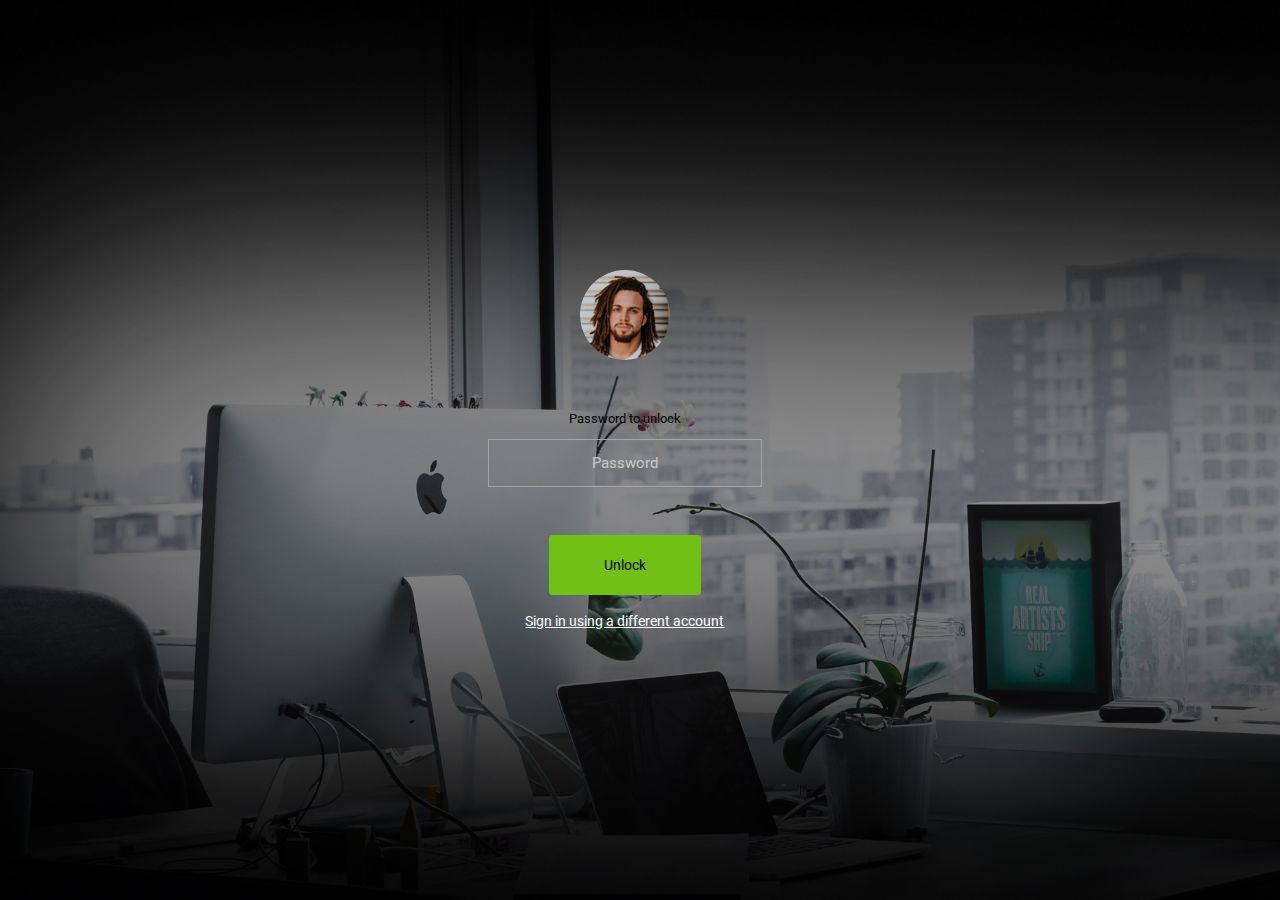
<file: static/admin/pages/samples/lock-screen.html>
<!DOCTYPE html>
<html lang="en">

<head>
  <!-- Required meta tags -->
  <meta charset="utf-8">
  <meta name="viewport" content="width=device-width, initial-scale=1, shrink-to-fit=no">
  <title>RoyalUI Admin</title>
  <!-- plugins:css -->
  <link rel="stylesheet" href="../../vendors/ti-icons/css/themify-icons.css">
  <link rel="stylesheet" href="../../vendors/base/vendor.bundle.base.css">
  <!-- endinject -->
  <!-- plugin css for this page -->
  <!-- End plugin css for this page -->
  <!-- inject:css -->
  <link rel="stylesheet" href="../../css/style.css">
  <!-- endinject -->
  <link rel="shortcut icon" href="../../images/favicon.png" />
</head>

<body>
  <div class="container-scroller">
    <div class="container-fluid page-body-wrapper full-page-wrapper">
      <div class="content-wrapper d-flex align-items-center auth lock-full-bg">
        <div class="row w-100">
          <div class="col-lg-4 mx-auto">
            <div class="auth-form-transparent text-left p-5 text-center">
              <img src="../../images/faces/face13.jpg" class="lock-profile-img" alt="img">
              <form class="pt-5">
                <div class="form-group">
                  <label for="examplePassword1">Password to unlock</label>
                  <input type="password" class="form-control text-center" id="examplePassword1" placeholder="Password">
                </div>
                <div class="mt-5">
                  <a class="btn btn-block btn-success btn-lg font-weight-medium" href="../../index.html">Unlock</a>
                </div>
                <div class="mt-3 text-center">
                  <a href="#" class="auth-link text-white">Sign in using a different account</a>
                </div>
              </form>
            </div>
          </div>
        </div>
      </div>
      <!-- content-wrapper ends -->
    </div>
    <!-- page-body-wrapper ends -->
  </div>
  <!-- container-scroller -->
  <!-- plugins:js -->
  <script src="../../vendors/base/vendor.bundle.base.js"></script>
  <!-- endinject -->
  <!-- inject:js -->
  <script src="../../js/off-canvas.js"></script>
  <script src="../../js/hoverable-collapse.js"></script>
  <script src="../../js/template.js"></script>
  <script src="../../js/todolist.js"></script>
  <!-- endinject -->
</body>

</html>
</file>
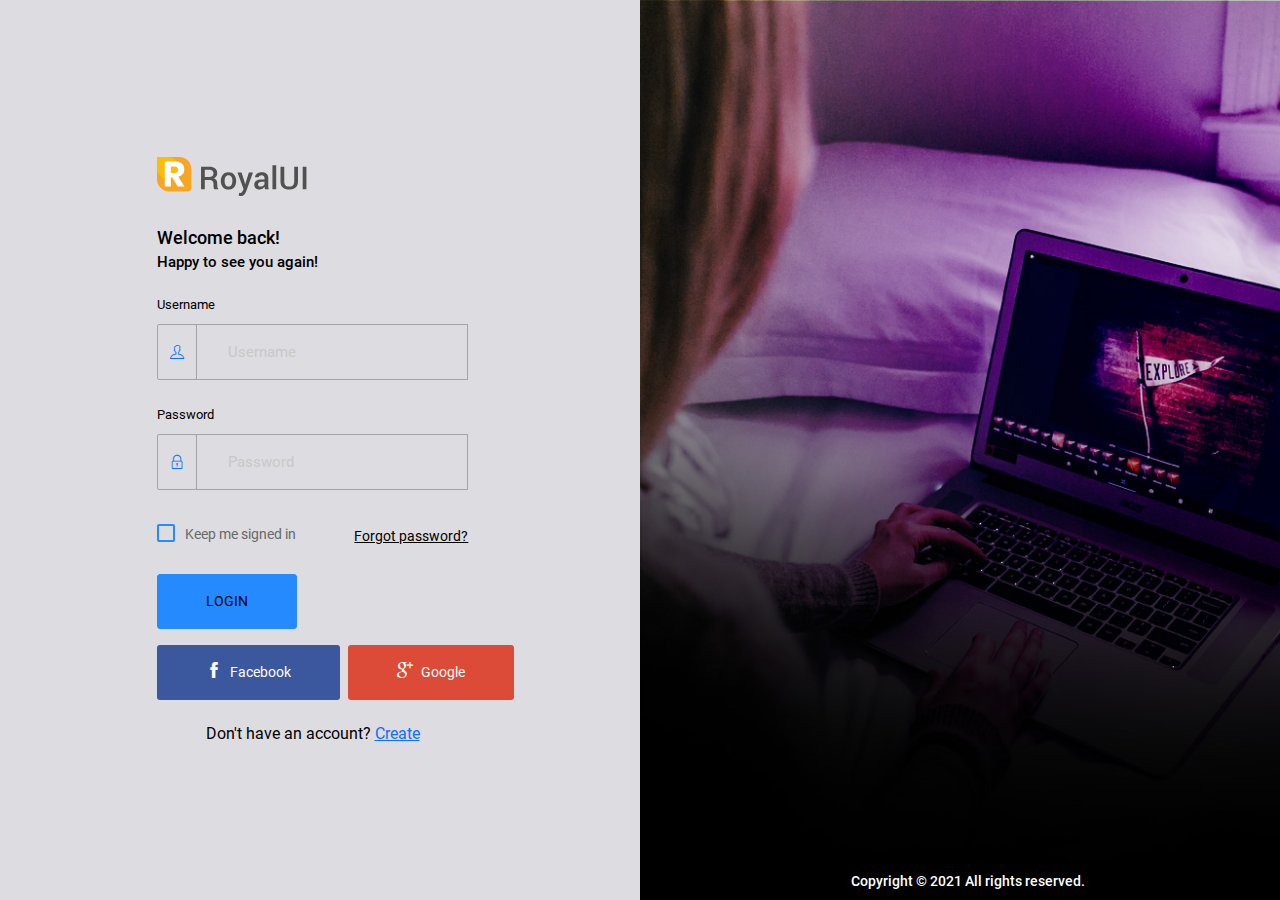
<file: static/admin/pages/samples/login-2.html>
<!DOCTYPE html>
<html lang="en">

<head>
  <!-- Required meta tags -->
  <meta charset="utf-8">
  <meta name="viewport" content="width=device-width, initial-scale=1, shrink-to-fit=no">
  <title>RoyalUI Admin</title>
  <!-- plugins:css -->
  <link rel="stylesheet" href="../../vendors/ti-icons/css/themify-icons.css">
  <link rel="stylesheet" href="../../vendors/base/vendor.bundle.base.css">
  <!-- endinject -->
  <!-- plugin css for this page -->
  <!-- End plugin css for this page -->
  <!-- inject:css -->
  <link rel="stylesheet" href="../../css/style.css">
  <!-- endinject -->
  <link rel="shortcut icon" href="../../images/favicon.png" />
</head>

<body>
  <div class="container-scroller">
    <div class="container-fluid page-body-wrapper full-page-wrapper">
      <div class="content-wrapper d-flex align-items-stretch auth auth-img-bg">
        <div class="row flex-grow">
          <div class="col-lg-6 d-flex align-items-center justify-content-center">
            <div class="auth-form-transparent text-left p-3">
              <div class="brand-logo">
                <img src="../../images/logo.svg" alt="logo">
              </div>
              <h4>Welcome back!</h4>
              <h6 class="font-weight-light">Happy to see you again!</h6>
              <form class="pt-3">
                <div class="form-group">
                  <label for="exampleInputEmail">Username</label>
                  <div class="input-group">
                    <div class="input-group-prepend bg-transparent">
                      <span class="input-group-text bg-transparent border-right-0">
                        <i class="ti-user text-primary"></i>
                      </span>
                    </div>
                    <input type="text" class="form-control form-control-lg border-left-0" id="exampleInputEmail" placeholder="Username">
                  </div>
                </div>
                <div class="form-group">
                  <label for="exampleInputPassword">Password</label>
                  <div class="input-group">
                    <div class="input-group-prepend bg-transparent">
                      <span class="input-group-text bg-transparent border-right-0">
                        <i class="ti-lock text-primary"></i>
                      </span>
                    </div>
                    <input type="password" class="form-control form-control-lg border-left-0" id="exampleInputPassword" placeholder="Password">                        
                  </div>
                </div>
                <div class="my-2 d-flex justify-content-between align-items-center">
                  <div class="form-check">
                    <label class="form-check-label text-muted">
                      <input type="checkbox" class="form-check-input">
                      Keep me signed in
                    </label>
                  </div>
                  <a href="#" class="auth-link text-black">Forgot password?</a>
                </div>
                <div class="my-3">
                  <a class="btn btn-block btn-primary btn-lg font-weight-medium auth-form-btn" href="../../index.html">LOGIN</a>
                </div>
                <div class="mb-2 d-flex">
                  <button type="button" class="btn btn-facebook auth-form-btn flex-grow me-1">
                    <i class="ti-facebook me-2"></i>Facebook
                  </button>
                  <button type="button" class="btn btn-google auth-form-btn flex-grow ms-1">
                    <i class="ti-google me-2"></i>Google
                  </button>
                </div>
                <div class="text-center mt-4 font-weight-light">
                  Don't have an account? <a href="register-2.html" class="text-primary">Create</a>
                </div>
              </form>
            </div>
          </div>
          <div class="col-lg-6 login-half-bg d-flex flex-row">
            <p class="text-white font-weight-medium text-center flex-grow align-self-end">Copyright &copy; 2021  All rights reserved.</p>
          </div>
        </div>
      </div>
      <!-- content-wrapper ends -->
    </div>
    <!-- page-body-wrapper ends -->
  </div>
  <!-- container-scroller -->
  <!-- plugins:js -->
  <script src="../../vendors/base/vendor.bundle.base.js"></script>
  <!-- endinject -->
  <!-- inject:js -->
  <script src="../../js/off-canvas.js"></script>
  <script src="../../js/hoverable-collapse.js"></script>
  <script src="../../js/template.js"></script>
  <script src="../../js/todolist.js"></script>
  <!-- endinject -->
</body>

</html>
</file>
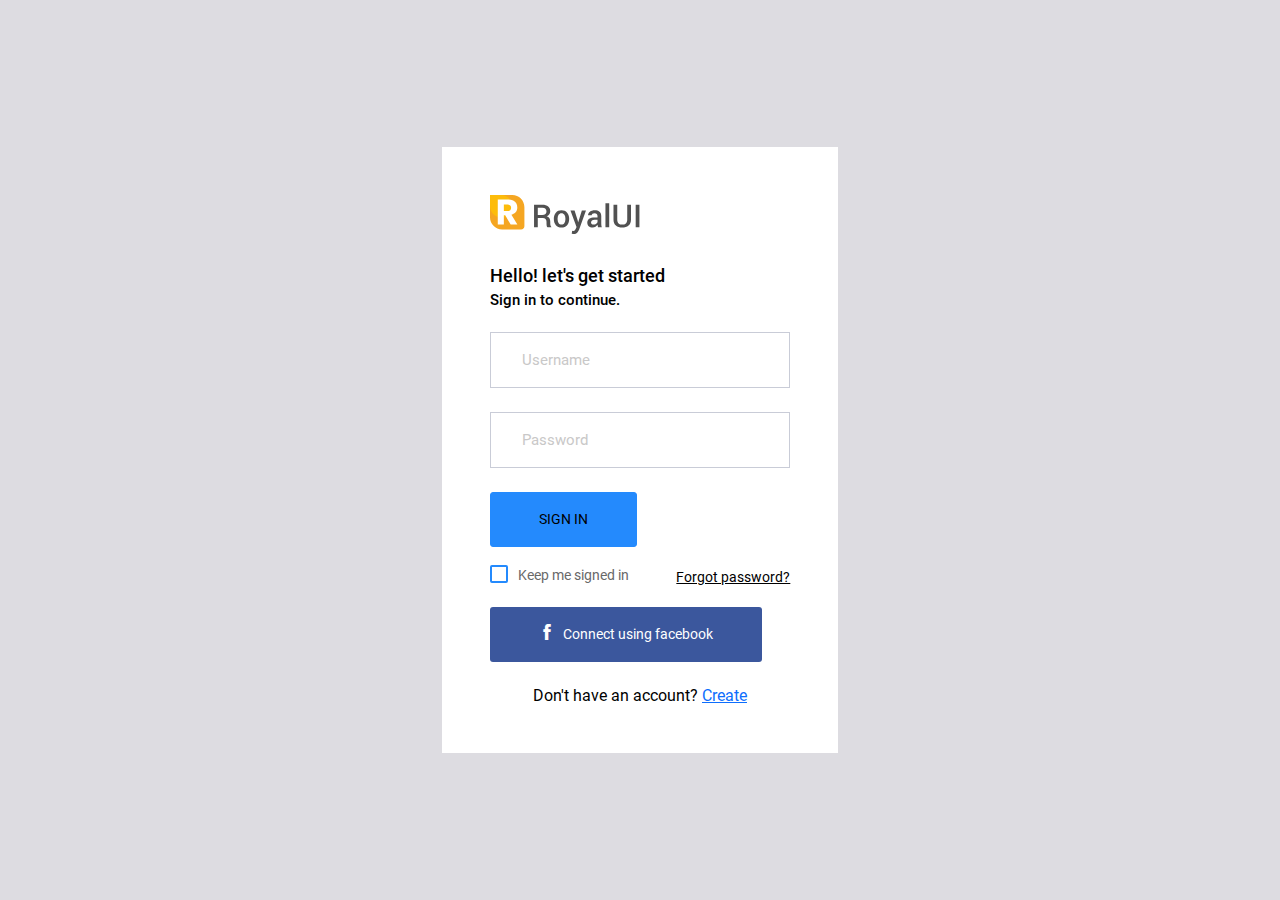
<file: static/admin/pages/samples/login.html>
<!DOCTYPE html>
<html lang="en">

<head>
  <!-- Required meta tags -->
  <meta charset="utf-8">
  <meta name="viewport" content="width=device-width, initial-scale=1, shrink-to-fit=no">
  <title>RoyalUI Admin</title>
  <!-- plugins:css -->
  <link rel="stylesheet" href="../../vendors/ti-icons/css/themify-icons.css">
  <link rel="stylesheet" href="../../vendors/base/vendor.bundle.base.css">
  <!-- endinject -->
  <!-- plugin css for this page -->
  <!-- End plugin css for this page -->
  <!-- inject:css -->
  <link rel="stylesheet" href="../../css/style.css">
  <!-- endinject -->
  <link rel="shortcut icon" href="../../images/favicon.png" />
</head>

<body>
  <div class="container-scroller">
    <div class="container-fluid page-body-wrapper full-page-wrapper">
      <div class="content-wrapper d-flex align-items-center auth px-0">
        <div class="row w-100 mx-0">
          <div class="col-lg-4 mx-auto">
            <div class="auth-form-light text-left py-5 px-4 px-sm-5">
              <div class="brand-logo">
                <img src="../../images/logo.svg" alt="logo">
              </div>
              <h4>Hello! let's get started</h4>
              <h6 class="font-weight-light">Sign in to continue.</h6>
              <form class="pt-3">
                <div class="form-group">
                  <input type="email" class="form-control form-control-lg" id="exampleInputEmail1" placeholder="Username">
                </div>
                <div class="form-group">
                  <input type="password" class="form-control form-control-lg" id="exampleInputPassword1" placeholder="Password">
                </div>
                <div class="mt-3">
                  <a class="btn btn-block btn-primary btn-lg font-weight-medium auth-form-btn" href="../../index.html">SIGN IN</a>
                </div>
                <div class="my-2 d-flex justify-content-between align-items-center">
                  <div class="form-check">
                    <label class="form-check-label text-muted">
                      <input type="checkbox" class="form-check-input">
                      Keep me signed in
                    </label>
                  </div>
                  <a href="#" class="auth-link text-black">Forgot password?</a>
                </div>
                <div class="mb-2">
                  <button type="button" class="btn btn-block btn-facebook auth-form-btn">
                    <i class="ti-facebook me-2"></i>Connect using facebook
                  </button>
                </div>
                <div class="text-center mt-4 font-weight-light">
                  Don't have an account? <a href="register.html" class="text-primary">Create</a>
                </div>
              </form>
            </div>
          </div>
        </div>
      </div>
      <!-- content-wrapper ends -->
    </div>
    <!-- page-body-wrapper ends -->
  </div>
  <!-- container-scroller -->
  <!-- plugins:js -->
  <script src="../../vendors/base/vendor.bundle.base.js"></script>
  <!-- endinject -->
  <!-- inject:js -->
  <script src="../../js/off-canvas.js"></script>
  <script src="../../js/hoverable-collapse.js"></script>
  <script src="../../js/template.js"></script>
  <script src="../../js/todolist.js"></script>
  <!-- endinject -->
</body>

</html>
</file>
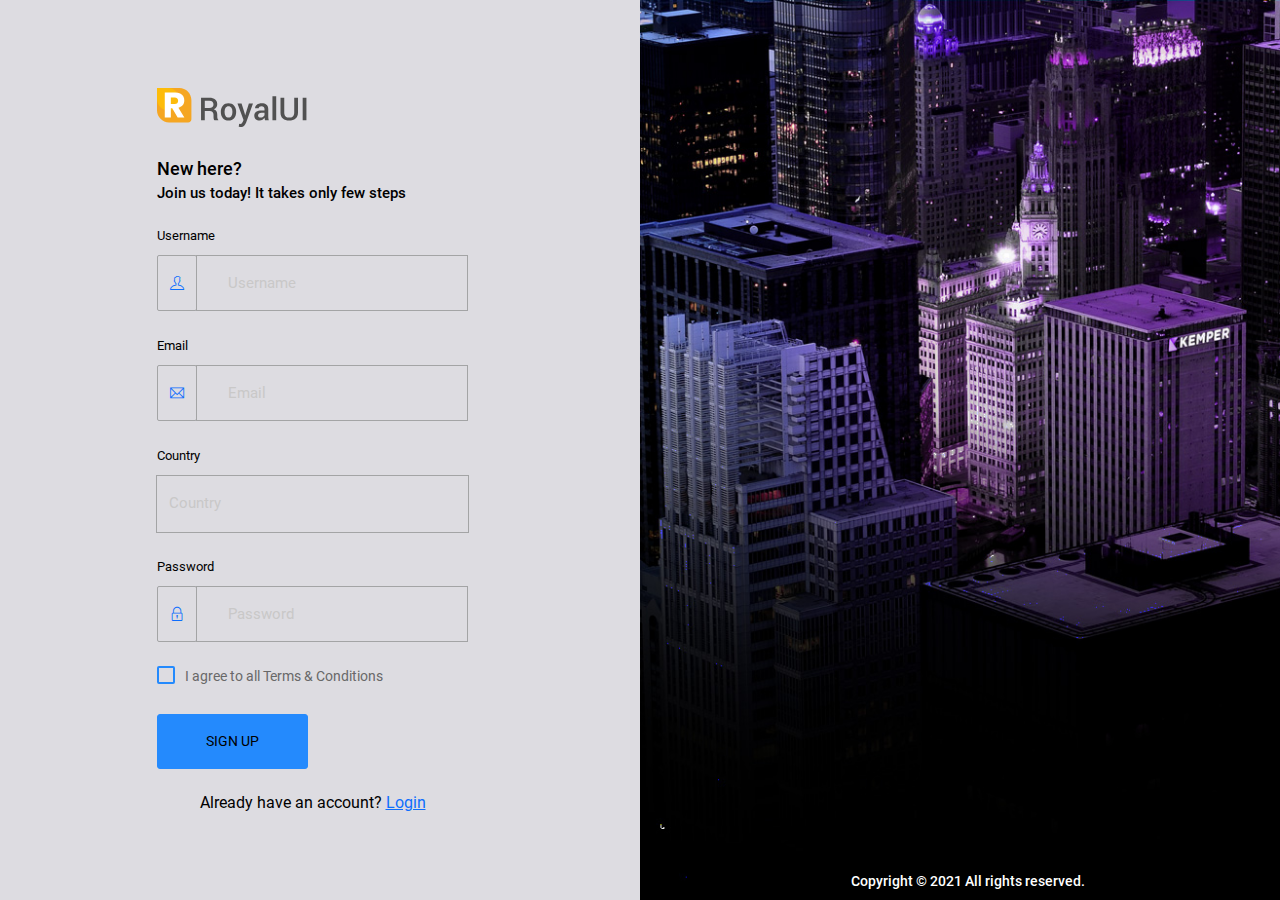
<file: static/admin/pages/samples/register-2.html>
<!DOCTYPE html>
<html lang="en">

<head>
  <!-- Required meta tags -->
  <meta charset="utf-8">
  <meta name="viewport" content="width=device-width, initial-scale=1, shrink-to-fit=no">
  <title>RoyalUI Admin</title>
  <!-- plugins:css -->
  <link rel="stylesheet" href="../../vendors/ti-icons/css/themify-icons.css">
  <link rel="stylesheet" href="../../vendors/base/vendor.bundle.base.css">
  <!-- endinject -->
  <!-- plugin css for this page -->
  <!-- End plugin css for this page -->
  <!-- inject:css -->
  <link rel="stylesheet" href="../../css/style.css">
  <!-- endinject -->
  <link rel="shortcut icon" href="../../images/favicon.png" />
</head>

<body>
  <div class="container-scroller">
    <div class="container-fluid page-body-wrapper full-page-wrapper">
      <div class="content-wrapper d-flex align-items-stretch auth auth-img-bg">
        <div class="row flex-grow">
          <div class="col-lg-6 d-flex align-items-center justify-content-center">
            <div class="auth-form-transparent text-left p-3">
              <div class="brand-logo">
                <img src="../../images/logo.svg" alt="logo">
              </div>
              <h4>New here?</h4>
              <h6 class="font-weight-light">Join us today! It takes only few steps</h6>
              <form class="pt-3">
                <div class="form-group">
                  <label>Username</label>
                  <div class="input-group">
                    <div class="input-group-prepend bg-transparent">
                      <span class="input-group-text bg-transparent border-right-0">
                        <i class="ti-user text-primary"></i>
                      </span>
                    </div>
                    <input type="text" class="form-control form-control-lg border-left-0" placeholder="Username">
                  </div>
                </div>
                <div class="form-group">
                  <label>Email</label>
                  <div class="input-group">
                    <div class="input-group-prepend bg-transparent">
                      <span class="input-group-text bg-transparent border-right-0">
                        <i class="ti-email text-primary"></i>
                      </span>
                    </div>
                    <input type="email" class="form-control form-control-lg border-left-0" placeholder="Email">
                  </div>
                </div>
                <div class="form-group">
                  <label>Country</label>
                  <select class="form-control form-control-lg" id="exampleFormControlSelect2">
                    <option>Country</option>
                    <option>United States of America</option>
                    <option>United Kingdom</option>
                    <option>India</option>
                    <option>Germany</option>
                    <option>Argentina</option>
                  </select>
                </div>
                <div class="form-group">
                  <label>Password</label>
                  <div class="input-group">
                    <div class="input-group-prepend bg-transparent">
                      <span class="input-group-text bg-transparent border-right-0">
                        <i class="ti-lock text-primary"></i>
                      </span>
                    </div>
                    <input type="password" class="form-control form-control-lg border-left-0" id="exampleInputPassword" placeholder="Password">                        
                  </div>
                </div>
                <div class="mb-4">
                  <div class="form-check">
                    <label class="form-check-label text-muted">
                      <input type="checkbox" class="form-check-input">
                      I agree to all Terms & Conditions
                    </label>
                  </div>
                </div>
                <div class="mt-3">
                  <a class="btn btn-block btn-primary btn-lg font-weight-medium auth-form-btn" href="../../index.html">SIGN UP</a>
                </div>
                <div class="text-center mt-4 font-weight-light">
                  Already have an account? <a href="login.html" class="text-primary">Login</a>
                </div>
              </form>
            </div>
          </div>
          <div class="col-lg-6 register-half-bg d-flex flex-row">
            <p class="text-white font-weight-medium text-center flex-grow align-self-end">Copyright &copy; 2021  All rights reserved.</p>
          </div>
        </div>
      </div>
      <!-- content-wrapper ends -->
    </div>
    <!-- page-body-wrapper ends -->
  </div>
  <!-- container-scroller -->
  <!-- plugins:js -->
  <script src="../../vendors/base/vendor.bundle.base.js"></script>
  <!-- endinject -->
  <!-- inject:js -->
  <script src="../../js/off-canvas.js"></script>
  <script src="../../js/hoverable-collapse.js"></script>
  <script src="../../js/template.js"></script>
  <script src="../../js/todolist.js"></script>
  <!-- endinject -->
</body>

</html>
</file>
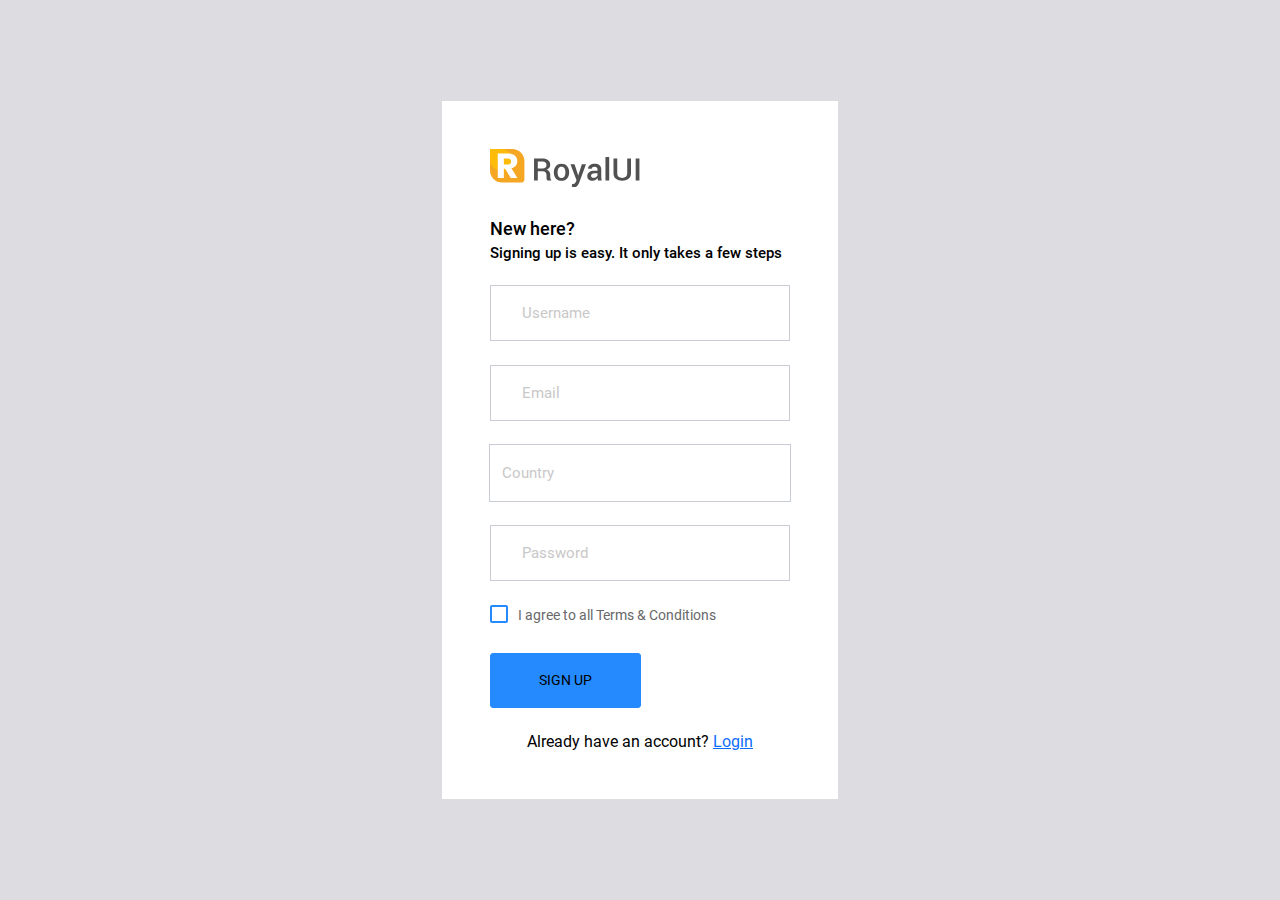
<file: static/admin/pages/samples/register.html>
<!DOCTYPE html>
<html lang="en">

<head>
  <!-- Required meta tags -->
  <meta charset="utf-8">
  <meta name="viewport" content="width=device-width, initial-scale=1, shrink-to-fit=no">
  <title>RoyalUI Admin</title>
  <!-- plugins:css -->
  <link rel="stylesheet" href="../../vendors/ti-icons/css/themify-icons.css">
  <link rel="stylesheet" href="../../vendors/base/vendor.bundle.base.css">
  <!-- endinject -->
  <!-- plugin css for this page -->
  <!-- End plugin css for this page -->
  <!-- inject:css -->
  <link rel="stylesheet" href="../../css/style.css">
  <!-- endinject -->
  <link rel="shortcut icon" href="../../images/favicon.png" />
</head>

<body>
  <div class="container-scroller">
    <div class="container-fluid page-body-wrapper full-page-wrapper">
      <div class="content-wrapper d-flex align-items-center auth px-0">
        <div class="row w-100 mx-0">
          <div class="col-lg-4 mx-auto">
            <div class="auth-form-light text-left py-5 px-4 px-sm-5">
              <div class="brand-logo">
                <img src="../../images/logo.svg" alt="logo">
              </div>
              <h4>New here?</h4>
              <h6 class="font-weight-light">Signing up is easy. It only takes a few steps</h6>
              <form class="pt-3">
                <div class="form-group">
                  <input type="text" class="form-control form-control-lg" id="exampleInputUsername1" placeholder="Username">
                </div>
                <div class="form-group">
                  <input type="email" class="form-control form-control-lg" id="exampleInputEmail1" placeholder="Email">
                </div>
                <div class="form-group">
                  <select class="form-control form-control-lg" id="exampleFormControlSelect2">
                    <option>Country</option>
                    <option>United States of America</option>
                    <option>United Kingdom</option>
                    <option>India</option>
                    <option>Germany</option>
                    <option>Argentina</option>
                  </select>
                </div>
                <div class="form-group">
                  <input type="password" class="form-control form-control-lg" id="exampleInputPassword1" placeholder="Password">
                </div>
                <div class="mb-4">
                  <div class="form-check">
                    <label class="form-check-label text-muted">
                      <input type="checkbox" class="form-check-input">
                      I agree to all Terms & Conditions
                    </label>
                  </div>
                </div>
                <div class="mt-3">
                  <a class="btn btn-block btn-primary btn-lg font-weight-medium auth-form-btn" href="../../index.html">SIGN UP</a>
                </div>
                <div class="text-center mt-4 font-weight-light">
                  Already have an account? <a href="login.html" class="text-primary">Login</a>
                </div>
              </form>
            </div>
          </div>
        </div>
      </div>
      <!-- content-wrapper ends -->
    </div>
    <!-- page-body-wrapper ends -->
  </div>
  <!-- container-scroller -->
  <!-- plugins:js -->
  <script src="../../vendors/base/vendor.bundle.base.js"></script>
  <!-- endinject -->
  <!-- inject:js -->
  <script src="../../js/off-canvas.js"></script>
  <script src="../../js/hoverable-collapse.js"></script>
  <script src="../../js/template.js"></script>
  <script src="../../js/todolist.js"></script>
  <!-- endinject -->
</body>

</html>
</file>
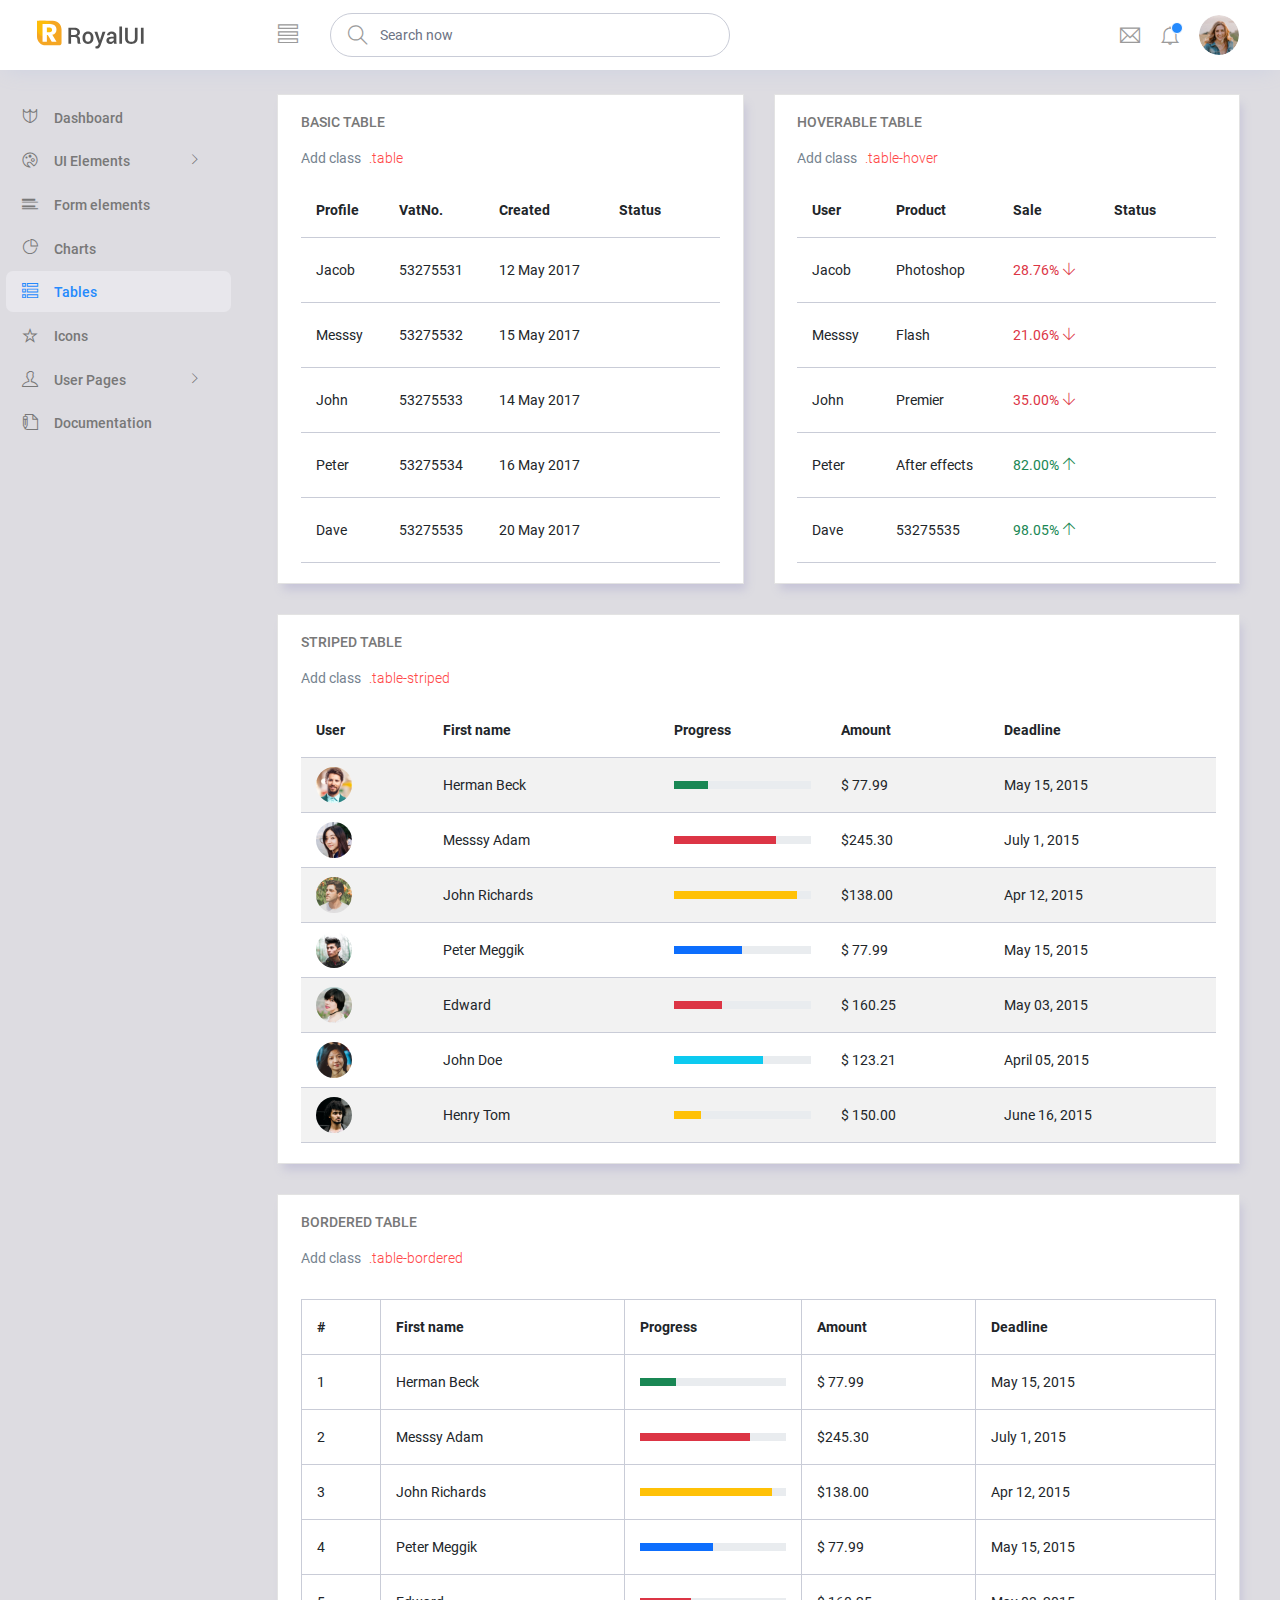
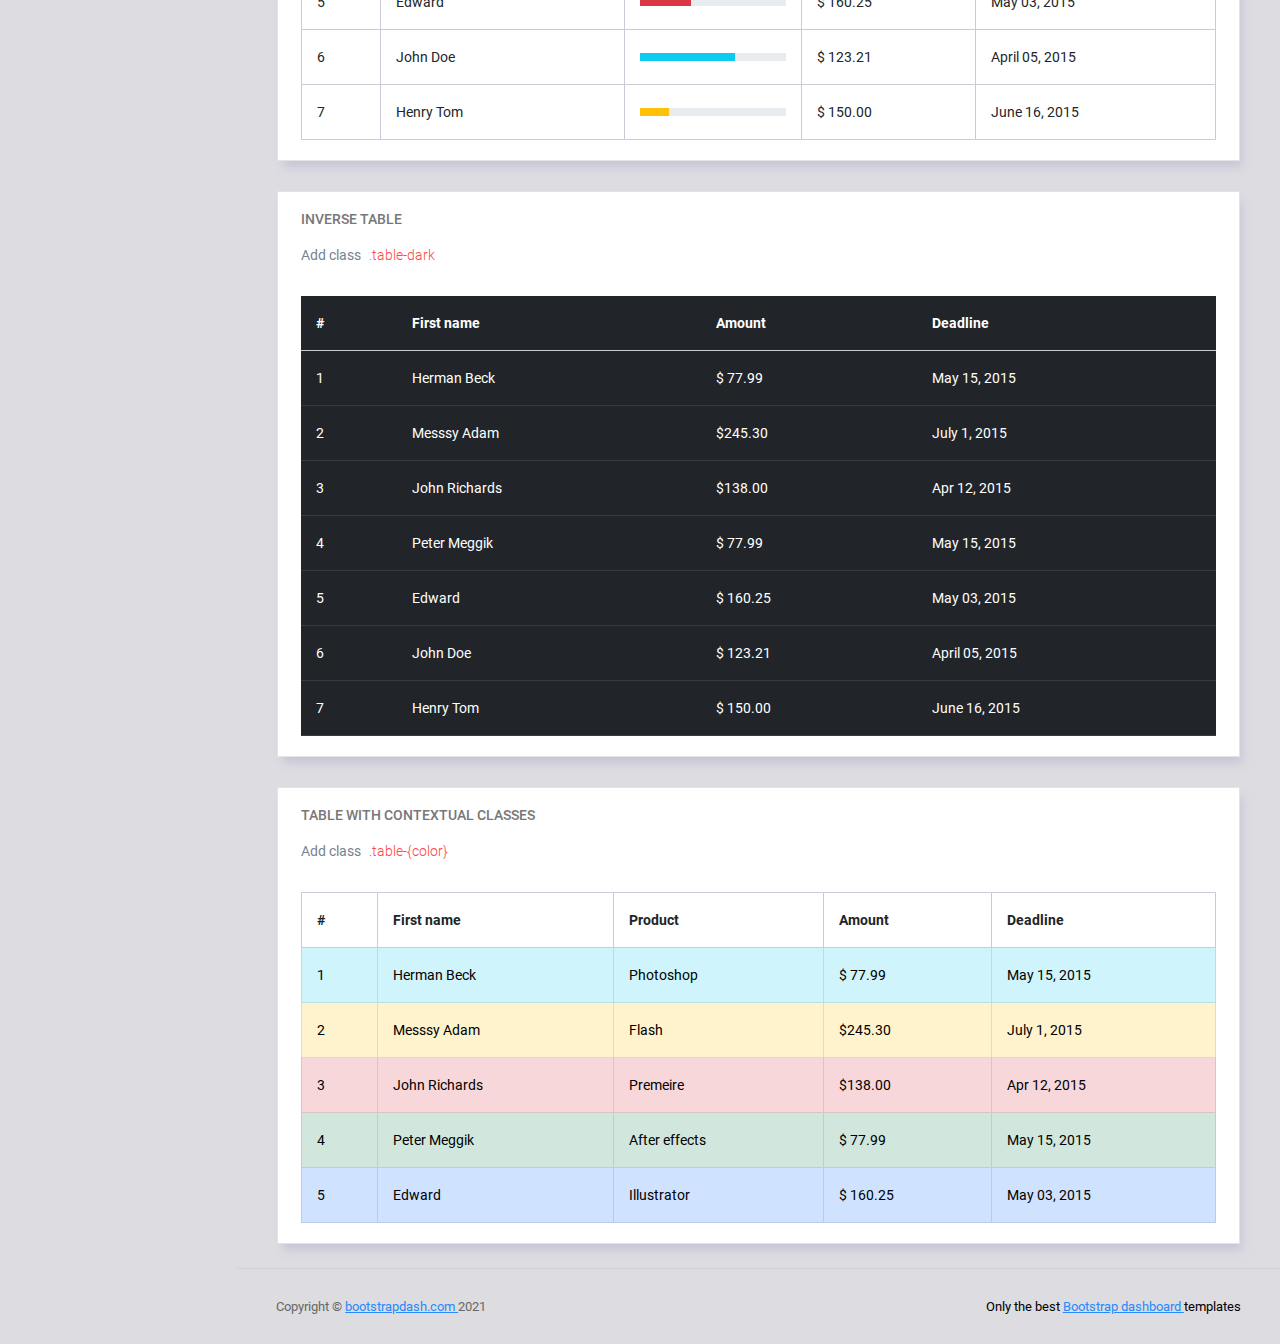
<file: static/admin/pages/tables/basic-table.html>
<!DOCTYPE html>
<html lang="en">

<head>
  <!-- Required meta tags -->
  <meta charset="utf-8">
  <meta name="viewport" content="width=device-width, initial-scale=1, shrink-to-fit=no">
  <title>RoyalUI Admin</title>
  <!-- plugins:css -->
  <link rel="stylesheet" href="../../vendors/ti-icons/css/themify-icons.css">
  <link rel="stylesheet" href="../../vendors/base/vendor.bundle.base.css">
  <!-- endinject -->
  <!-- inject:css -->
  <link rel="stylesheet" href="../../css/style.css">
  <!-- endinject -->
  <link rel="shortcut icon" href="../../images/favicon.png" />
</head>

<body>
  <div class="container-scroller">
    <!-- partial:../../partials/_navbar.html -->
    <nav class="navbar col-lg-12 col-12 p-0 fixed-top d-flex flex-row">
      <div class="text-center navbar-brand-wrapper d-flex align-items-center justify-content-center">
        <a class="navbar-brand brand-logo me-5" href="../../index.html"><img src="../../images/logo.svg" class="me-2" alt="logo"/></a>
        <a class="navbar-brand brand-logo-mini" href="../../index.html"><img src="../../images/logo-mini.svg" alt="logo"/></a>
      </div>
      <div class="navbar-menu-wrapper d-flex align-items-center justify-content-end">
        <button class="navbar-toggler navbar-toggler align-self-center" type="button" data-toggle="minimize">
          <span class="ti-view-list"></span>
        </button>
        <ul class="navbar-nav mr-lg-2">
          <li class="nav-item nav-search d-none d-lg-block">
            <div class="input-group">
              <div class="input-group-prepend hover-cursor" id="navbar-search-icon">
                <span class="input-group-text" id="search">
                  <i class="ti-search"></i>
                </span>
              </div>
              <input type="text" class="form-control" id="navbar-search-input" placeholder="Search now" aria-label="search" aria-describedby="search">
            </div>
          </li>
        </ul>
        <ul class="navbar-nav navbar-nav-right">
          <li class="nav-item dropdown me-1">
            <a class="nav-link count-indicator dropdown-toggle d-flex justify-content-center align-items-center" id="messageDropdown" href="#" data-bs-toggle="dropdown">
              <i class="ti-email mx-0"></i>
            </a>
            <div class="dropdown-menu dropdown-menu-right navbar-dropdown" aria-labelledby="messageDropdown">
              <p class="mb-0 font-weight-normal float-left dropdown-header">Messages</p>
              <a class="dropdown-item">
                <div class="item-thumbnail">
                    <img src="../../images/faces/face4.jpg" alt="image" class="profile-pic">
                </div>
                <div class="item-content flex-grow">
                  <h6 class="ellipsis font-weight-normal">David Grey
                  </h6>
                  <p class="font-weight-light small-text text-muted mb-0">
                    The meeting is cancelled
                  </p>
                </div>
              </a>
              <a class="dropdown-item">
                <div class="item-thumbnail">
                    <img src="../../images/faces/face2.jpg" alt="image" class="profile-pic">
                </div>
                <div class="item-content flex-grow">
                  <h6 class="ellipsis font-weight-normal">Tim Cook
                  </h6>
                  <p class="font-weight-light small-text text-muted mb-0">
                    New product launch
                  </p>
                </div>
              </a>
              <a class="dropdown-item">
                <div class="item-thumbnail">
                    <img src="../../images/faces/face3.jpg" alt="image" class="profile-pic">
                </div>
                <div class="item-content flex-grow">
                  <h6 class="ellipsis font-weight-normal"> Johnson
                  </h6>
                  <p class="font-weight-light small-text text-muted mb-0">
                    Upcoming board meeting
                  </p>
                </div>
              </a>
            </div>
          </li>
          <li class="nav-item dropdown">
            <a class="nav-link count-indicator dropdown-toggle" id="notificationDropdown" href="#" data-bs-toggle="dropdown">
              <i class="ti-bell mx-0"></i>
              <span class="count"></span>
            </a>
            <div class="dropdown-menu dropdown-menu-right navbar-dropdown" aria-labelledby="notificationDropdown">
              <p class="mb-0 font-weight-normal float-left dropdown-header">Notifications</p>
              <a class="dropdown-item">
                <div class="item-thumbnail">
                  <div class="item-icon bg-success">
                    <i class="ti-info-alt mx-0"></i>
                  </div>
                </div>
                <div class="item-content">
                  <h6 class="font-weight-normal">Application Error</h6>
                  <p class="font-weight-light small-text mb-0 text-muted">
                    Just now
                  </p>
                </div>
              </a>
              <a class="dropdown-item">
                <div class="item-thumbnail">
                  <div class="item-icon bg-warning">
                    <i class="ti-settings mx-0"></i>
                  </div>
                </div>
                <div class="item-content">
                  <h6 class="font-weight-normal">Settings</h6>
                  <p class="font-weight-light small-text mb-0 text-muted">
                    Private message
                  </p>
                </div>
              </a>
              <a class="dropdown-item">
                <div class="item-thumbnail">
                  <div class="item-icon bg-info">
                    <i class="ti-user mx-0"></i>
                  </div>
                </div>
                <div class="item-content">
                  <h6 class="font-weight-normal">New user registration</h6>
                  <p class="font-weight-light small-text mb-0 text-muted">
                    2 days ago
                  </p>
                </div>
              </a>
            </div>
          </li>
          <li class="nav-item nav-profile dropdown">
            <a class="nav-link dropdown-toggle" href="#" data-bs-toggle="dropdown" id="profileDropdown">
              <img src="../../images/faces/face28.jpg" alt="profile"/>
            </a>
            <div class="dropdown-menu dropdown-menu-right navbar-dropdown" aria-labelledby="profileDropdown">
              <a class="dropdown-item">
                <i class="ti-settings text-primary"></i>
                Settings
              </a>
              <a class="dropdown-item">
                <i class="ti-power-off text-primary"></i>
                Logout
              </a>
            </div>
          </li>
        </ul>
        <button class="navbar-toggler navbar-toggler-right d-lg-none align-self-center" type="button" data-toggle="offcanvas">
          <span class="ti-view-list"></span>
        </button>
      </div>
    </nav>
    <!-- partial -->
    <div class="container-fluid page-body-wrapper">
      <!-- partial:../../partials/_sidebar.html -->
      <nav class="sidebar sidebar-offcanvas" id="sidebar">
        <ul class="nav">
          <li class="nav-item">
            <a class="nav-link" href="../../index.html">
              <i class="ti-shield menu-icon"></i>
              <span class="menu-title">Dashboard</span>
            </a>
          </li>
          <li class="nav-item">
            <a class="nav-link" data-bs-toggle="collapse" href="#ui-basic" aria-expanded="false" aria-controls="ui-basic">
              <i class="ti-palette menu-icon"></i>
              <span class="menu-title">UI Elements</span>
              <i class="menu-arrow"></i>
            </a>
            <div class="collapse" id="ui-basic">
              <ul class="nav flex-column sub-menu">
                <li class="nav-item"> <a class="nav-link" href="../../pages/ui-features/buttons.html">Buttons</a></li>
                <li class="nav-item"> <a class="nav-link" href="../../pages/ui-features/typography.html">Typography</a></li>
              </ul>
            </div>
          </li>
          <li class="nav-item">
            <a class="nav-link" href="../../pages/forms/basic_elements.html">
              <i class="ti-layout-list-post menu-icon"></i>
              <span class="menu-title">Form elements</span>
            </a>
          </li>
          <li class="nav-item">
            <a class="nav-link" href="../../pages/charts/chartjs.html">
              <i class="ti-pie-chart menu-icon"></i>
              <span class="menu-title">Charts</span>
            </a>
          </li>
          <li class="nav-item">
            <a class="nav-link" href="../../pages/tables/basic-table.html">
              <i class="ti-view-list-alt menu-icon"></i>
              <span class="menu-title">Tables</span>
            </a>
          </li>
          <li class="nav-item">
            <a class="nav-link" href="../../pages/icons/themify.html">
              <i class="ti-star menu-icon"></i>
              <span class="menu-title">Icons</span>
            </a>
          </li>
          <li class="nav-item">
            <a class="nav-link" data-bs-toggle="collapse" href="#auth" aria-expanded="false" aria-controls="auth">
              <i class="ti-user menu-icon"></i>
              <span class="menu-title">User Pages</span>
              <i class="menu-arrow"></i>
            </a>
            <div class="collapse" id="auth">
              <ul class="nav flex-column sub-menu">
                <li class="nav-item"> <a class="nav-link" href="../../pages/samples/login.html"> Login </a></li>
                <li class="nav-item"> <a class="nav-link" href="../../pages/samples/login-2.html"> Login 2 </a></li>
                <li class="nav-item"> <a class="nav-link" href="../../pages/samples/register.html"> Register </a></li>
                <li class="nav-item"> <a class="nav-link" href="../../pages/samples/register-2.html"> Register 2 </a></li>
                <li class="nav-item"> <a class="nav-link" href="../../pages/samples/lock-screen.html"> Lockscreen </a></li>
              </ul>
            </div>
          </li>
          <li class="nav-item">
            <a class="nav-link" href="../../documentation/documentation.html">
              <i class="ti-write menu-icon"></i>
              <span class="menu-title">Documentation</span>
            </a>
          </li>
        </ul>
      </nav>
      <!-- partial -->
      <div class="main-panel">
        <div class="content-wrapper">
          <div class="row">
            <div class="col-lg-6 grid-margin stretch-card">
              <div class="card">
                <div class="card-body">
                  <h4 class="card-title">Basic Table</h4>
                  <p class="card-description">
                    Add class <code>.table</code>
                  </p>
                  <div class="table-responsive">
                    <table class="table">
                      <thead>
                        <tr>
                          <th>Profile</th>
                          <th>VatNo.</th>
                          <th>Created</th>
                          <th>Status</th>
                        </tr>
                      </thead>
                      <tbody>
                        <tr>
                          <td>Jacob</td>
                          <td>53275531</td>
                          <td>12 May 2017</td>
                          <td><label class="badge badge-danger">Pending</label></td>
                        </tr>
                        <tr>
                          <td>Messsy</td>
                          <td>53275532</td>
                          <td>15 May 2017</td>
                          <td><label class="badge badge-warning">In progress</label></td>
                        </tr>
                        <tr>
                          <td>John</td>
                          <td>53275533</td>
                          <td>14 May 2017</td>
                          <td><label class="badge badge-info">Fixed</label></td>
                        </tr>
                        <tr>
                          <td>Peter</td>
                          <td>53275534</td>
                          <td>16 May 2017</td>
                          <td><label class="badge badge-success">Completed</label></td>
                        </tr>
                        <tr>
                          <td>Dave</td>
                          <td>53275535</td>
                          <td>20 May 2017</td>
                          <td><label class="badge badge-warning">In progress</label></td>
                        </tr>
                      </tbody>
                    </table>
                  </div>
                </div>
              </div>
            </div>
            <div class="col-lg-6 grid-margin stretch-card">
              <div class="card">
                <div class="card-body">
                  <h4 class="card-title">Hoverable Table</h4>
                  <p class="card-description">
                    Add class <code>.table-hover</code>
                  </p>
                  <div class="table-responsive">
                    <table class="table table-hover">
                      <thead>
                        <tr>
                          <th>User</th>
                          <th>Product</th>
                          <th>Sale</th>
                          <th>Status</th>
                        </tr>
                      </thead>
                      <tbody>
                        <tr>
                          <td>Jacob</td>
                          <td>Photoshop</td>
                          <td class="text-danger"> 28.76% <i class="ti-arrow-down"></i></td>
                          <td><label class="badge badge-danger">Pending</label></td>
                        </tr>
                        <tr>
                          <td>Messsy</td>
                          <td>Flash</td>
                          <td class="text-danger"> 21.06% <i class="ti-arrow-down"></i></td>
                          <td><label class="badge badge-warning">In progress</label></td>
                        </tr>
                        <tr>
                          <td>John</td>
                          <td>Premier</td>
                          <td class="text-danger"> 35.00% <i class="ti-arrow-down"></i></td>
                          <td><label class="badge badge-info">Fixed</label></td>
                        </tr>
                        <tr>
                          <td>Peter</td>
                          <td>After effects</td>
                          <td class="text-success"> 82.00% <i class="ti-arrow-up"></i></td>
                          <td><label class="badge badge-success">Completed</label></td>
                        </tr>
                        <tr>
                          <td>Dave</td>
                          <td>53275535</td>
                          <td class="text-success"> 98.05% <i class="ti-arrow-up"></i></td>
                          <td><label class="badge badge-warning">In progress</label></td>
                        </tr>
                      </tbody>
                    </table>
                  </div>
                </div>
              </div>
            </div>
            <div class="col-lg-12 grid-margin stretch-card">
              <div class="card">
                <div class="card-body">
                  <h4 class="card-title">Striped Table</h4>
                  <p class="card-description">
                    Add class <code>.table-striped</code>
                  </p>
                  <div class="table-responsive">
                    <table class="table table-striped">
                      <thead>
                        <tr>
                          <th>
                            User
                          </th>
                          <th>
                            First name
                          </th>
                          <th>
                            Progress
                          </th>
                          <th>
                            Amount
                          </th>
                          <th>
                            Deadline
                          </th>
                        </tr>
                      </thead>
                      <tbody>
                        <tr>
                          <td class="py-1">
                            <img src="../../images/faces/face1.jpg" alt="image"/>
                          </td>
                          <td>
                            Herman Beck
                          </td>
                          <td>
                            <div class="progress">
                              <div class="progress-bar bg-success" role="progressbar" style="width: 25%" aria-valuenow="25" aria-valuemin="0" aria-valuemax="100"></div>
                            </div>
                          </td>
                          <td>
                            $ 77.99
                          </td>
                          <td>
                            May 15, 2015
                          </td>
                        </tr>
                        <tr>
                          <td class="py-1">
                            <img src="../../images/faces/face2.jpg" alt="image"/>
                          </td>
                          <td>
                            Messsy Adam
                          </td>
                          <td>
                            <div class="progress">
                              <div class="progress-bar bg-danger" role="progressbar" style="width: 75%" aria-valuenow="75" aria-valuemin="0" aria-valuemax="100"></div>
                            </div>
                          </td>
                          <td>
                            $245.30
                          </td>
                          <td>
                            July 1, 2015
                          </td>
                        </tr>
                        <tr>
                          <td class="py-1">
                            <img src="../../images/faces/face3.jpg" alt="image"/>
                          </td>
                          <td>
                            John Richards
                          </td>
                          <td>
                            <div class="progress">
                              <div class="progress-bar bg-warning" role="progressbar" style="width: 90%" aria-valuenow="90" aria-valuemin="0" aria-valuemax="100"></div>
                            </div>
                          </td>
                          <td>
                            $138.00
                          </td>
                          <td>
                            Apr 12, 2015
                          </td>
                        </tr>
                        <tr>
                          <td class="py-1">
                            <img src="../../images/faces/face4.jpg" alt="image"/>
                          </td>
                          <td>
                            Peter Meggik
                          </td>
                          <td>
                            <div class="progress">
                              <div class="progress-bar bg-primary" role="progressbar" style="width: 50%" aria-valuenow="50" aria-valuemin="0" aria-valuemax="100"></div>
                            </div>
                          </td>
                          <td>
                            $ 77.99
                          </td>
                          <td>
                            May 15, 2015
                          </td>
                        </tr>
                        <tr>
                          <td class="py-1">
                            <img src="../../images/faces/face5.jpg" alt="image"/>
                          </td>
                          <td>
                            Edward
                          </td>
                          <td>
                            <div class="progress">
                              <div class="progress-bar bg-danger" role="progressbar" style="width: 35%" aria-valuenow="35" aria-valuemin="0" aria-valuemax="100"></div>
                            </div>
                          </td>
                          <td>
                            $ 160.25
                          </td>
                          <td>
                            May 03, 2015
                          </td>
                        </tr>
                        <tr>
                          <td class="py-1">
                            <img src="../../images/faces/face6.jpg" alt="image"/>
                          </td>
                          <td>
                            John Doe
                          </td>
                          <td>
                            <div class="progress">
                              <div class="progress-bar bg-info" role="progressbar" style="width: 65%" aria-valuenow="65" aria-valuemin="0" aria-valuemax="100"></div>
                            </div>
                          </td>
                          <td>
                            $ 123.21
                          </td>
                          <td>
                            April 05, 2015
                          </td>
                        </tr>
                        <tr>
                          <td class="py-1">
                            <img src="../../images/faces/face7.jpg" alt="image"/>
                          </td>
                          <td>
                            Henry Tom
                          </td>
                          <td>
                            <div class="progress">
                              <div class="progress-bar bg-warning" role="progressbar" style="width: 20%" aria-valuenow="20" aria-valuemin="0" aria-valuemax="100"></div>
                            </div>
                          </td>
                          <td>
                            $ 150.00
                          </td>
                          <td>
                            June 16, 2015
                          </td>
                        </tr>
                      </tbody>
                    </table>
                  </div>
                </div>
              </div>
            </div>
            <div class="col-lg-12 grid-margin stretch-card">
              <div class="card">
                <div class="card-body">
                  <h4 class="card-title">Bordered table</h4>
                  <p class="card-description">
                    Add class <code>.table-bordered</code>
                  </p>
                  <div class="table-responsive pt-3">
                    <table class="table table-bordered">
                      <thead>
                        <tr>
                          <th>
                            #
                          </th>
                          <th>
                            First name
                          </th>
                          <th>
                            Progress
                          </th>
                          <th>
                            Amount
                          </th>
                          <th>
                            Deadline
                          </th>
                        </tr>
                      </thead>
                      <tbody>
                        <tr>
                          <td>
                            1
                          </td>
                          <td>
                            Herman Beck
                          </td>
                          <td>
                            <div class="progress">
                              <div class="progress-bar bg-success" role="progressbar" style="width: 25%" aria-valuenow="25" aria-valuemin="0" aria-valuemax="100"></div>
                            </div>
                          </td>
                          <td>
                            $ 77.99
                          </td>
                          <td>
                            May 15, 2015
                          </td>
                        </tr>
                        <tr>
                          <td>
                            2
                          </td>
                          <td>
                            Messsy Adam
                          </td>
                          <td>
                            <div class="progress">
                              <div class="progress-bar bg-danger" role="progressbar" style="width: 75%" aria-valuenow="75" aria-valuemin="0" aria-valuemax="100"></div>
                            </div>
                          </td>
                          <td>
                            $245.30
                          </td>
                          <td>
                            July 1, 2015
                          </td>
                        </tr>
                        <tr>
                          <td>
                            3
                          </td>
                          <td>
                            John Richards
                          </td>
                          <td>
                            <div class="progress">
                              <div class="progress-bar bg-warning" role="progressbar" style="width: 90%" aria-valuenow="90" aria-valuemin="0" aria-valuemax="100"></div>
                            </div>
                          </td>
                          <td>
                            $138.00
                          </td>
                          <td>
                            Apr 12, 2015
                          </td>
                        </tr>
                        <tr>
                          <td>
                            4
                          </td>
                          <td>
                            Peter Meggik
                          </td>
                          <td>
                            <div class="progress">
                              <div class="progress-bar bg-primary" role="progressbar" style="width: 50%" aria-valuenow="50" aria-valuemin="0" aria-valuemax="100"></div>
                            </div>
                          </td>
                          <td>
                            $ 77.99
                          </td>
                          <td>
                            May 15, 2015
                          </td>
                        </tr>
                        <tr>
                          <td>
                            5
                          </td>
                          <td>
                            Edward
                          </td>
                          <td>
                            <div class="progress">
                              <div class="progress-bar bg-danger" role="progressbar" style="width: 35%" aria-valuenow="35" aria-valuemin="0" aria-valuemax="100"></div>
                            </div>
                          </td>
                          <td>
                            $ 160.25
                          </td>
                          <td>
                            May 03, 2015
                          </td>
                        </tr>
                        <tr>
                          <td>
                            6
                          </td>
                          <td>
                            John Doe
                          </td>
                          <td>
                            <div class="progress">
                              <div class="progress-bar bg-info" role="progressbar" style="width: 65%" aria-valuenow="65" aria-valuemin="0" aria-valuemax="100"></div>
                            </div>
                          </td>
                          <td>
                            $ 123.21
                          </td>
                          <td>
                            April 05, 2015
                          </td>
                        </tr>
                        <tr>
                          <td>
                            7
                          </td>
                          <td>
                            Henry Tom
                          </td>
                          <td>
                            <div class="progress">
                              <div class="progress-bar bg-warning" role="progressbar" style="width: 20%" aria-valuenow="20" aria-valuemin="0" aria-valuemax="100"></div>
                            </div>
                          </td>
                          <td>
                            $ 150.00
                          </td>
                          <td>
                            June 16, 2015
                          </td>
                        </tr>
                      </tbody>
                    </table>
                  </div>
                </div>
              </div>
            </div>
            <div class="col-lg-12 grid-margin stretch-card">
              <div class="card">
                <div class="card-body">
                  <h4 class="card-title">Inverse table</h4>
                  <p class="card-description">
                    Add class <code>.table-dark</code>
                  </p>
                  <div class="table-responsive pt-3">
                    <table class="table table-dark">
                      <thead>
                        <tr>
                          <th>
                            #
                          </th>
                          <th>
                            First name
                          </th>
                          <th>
                            Amount
                          </th>
                          <th>
                            Deadline
                          </th>
                        </tr>
                      </thead>
                      <tbody>
                        <tr>
                          <td>
                            1
                          </td>
                          <td>
                            Herman Beck
                          </td>
                          <td>
                            $ 77.99
                          </td>
                          <td>
                            May 15, 2015
                          </td>
                        </tr>
                        <tr>
                          <td>
                            2
                          </td>
                          <td>
                            Messsy Adam
                          </td>
                          <td>
                            $245.30
                          </td>
                          <td>
                            July 1, 2015
                          </td>
                        </tr>
                        <tr>
                          <td>
                            3
                          </td>
                          <td>
                            John Richards
                          </td>
                          <td>
                            $138.00
                          </td>
                          <td>
                            Apr 12, 2015
                          </td>
                        </tr>
                        <tr>
                          <td>
                            4
                          </td>
                          <td>
                            Peter Meggik
                          </td>
                          <td>
                            $ 77.99
                          </td>
                          <td>
                            May 15, 2015
                          </td>
                        </tr>
                        <tr>
                          <td>
                            5
                          </td>
                          <td>
                            Edward
                          </td>
                          <td>
                            $ 160.25
                          </td>
                          <td>
                            May 03, 2015
                          </td>
                        </tr>
                        <tr>
                          <td>
                            6
                          </td>
                          <td>
                            John Doe
                          </td>
                          <td>
                            $ 123.21
                          </td>
                          <td>
                            April 05, 2015
                          </td>
                        </tr>
                        <tr>
                          <td>
                            7
                          </td>
                          <td>
                            Henry Tom
                          </td>
                          <td>
                            $ 150.00
                          </td>
                          <td>
                            June 16, 2015
                          </td>
                        </tr>
                      </tbody>
                    </table>
                  </div>
                </div>
              </div>
            </div>
            <div class="col-lg-12 stretch-card">
              <div class="card">
                <div class="card-body">
                  <h4 class="card-title">Table with contextual classes</h4>
                  <p class="card-description">
                    Add class <code>.table-{color}</code>
                  </p>
                  <div class="table-responsive pt-3">
                    <table class="table table-bordered">
                      <thead>
                        <tr>
                          <th>
                            #
                          </th>
                          <th>
                            First name
                          </th>
                          <th>
                            Product
                          </th>
                          <th>
                            Amount
                          </th>
                          <th>
                            Deadline
                          </th>
                        </tr>
                      </thead>
                      <tbody>
                        <tr class="table-info">
                          <td>
                            1
                          </td>
                          <td>
                            Herman Beck
                          </td>
                          <td>
                            Photoshop
                          </td>
                          <td>
                            $ 77.99
                          </td>
                          <td>
                            May 15, 2015
                          </td>
                        </tr>
                        <tr class="table-warning">
                          <td>
                            2
                          </td>
                          <td>
                            Messsy Adam
                          </td>
                          <td>
                            Flash
                          </td>
                          <td>
                            $245.30
                          </td>
                          <td>
                            July 1, 2015
                          </td>
                        </tr>
                        <tr class="table-danger">
                          <td>
                            3
                          </td>
                          <td>
                            John Richards
                          </td>
                          <td>
                            Premeire
                          </td>
                          <td>
                            $138.00
                          </td>
                          <td>
                            Apr 12, 2015
                          </td>
                        </tr>
                        <tr class="table-success">
                          <td>
                            4
                          </td>
                          <td>
                            Peter Meggik
                          </td>
                          <td>
                            After effects
                          </td>
                          <td>
                            $ 77.99
                          </td>
                          <td>
                            May 15, 2015
                          </td>
                        </tr>
                        <tr class="table-primary">
                          <td>
                            5
                          </td>
                          <td>
                            Edward
                          </td>
                          <td>
                            Illustrator
                          </td>
                          <td>
                            $ 160.25
                          </td>
                          <td>
                            May 03, 2015
                          </td>
                        </tr>
                      </tbody>
                    </table>
                  </div>
                </div>
              </div>
            </div>
          </div>
        </div>
        <!-- content-wrapper ends -->
        <!-- partial:../../partials/_footer.html -->
        <footer class="footer">
          <div class="d-sm-flex justify-content-center justify-content-sm-between">
            <span class="text-muted text-center text-sm-left d-block d-sm-inline-block">Copyright © <a href="https://www.bootstrapdash.com/" target="_blank">bootstrapdash.com </a>2021</span>
            <span class="float-none float-sm-right d-block mt-1 mt-sm-0 text-center">Only the best <a href="https://www.bootstrapdash.com/" target="_blank"> Bootstrap dashboard </a> templates</span>
          </div>
        </footer>
        <!-- partial -->
      </div>
      <!-- main-panel ends -->
    </div>
    <!-- page-body-wrapper ends -->
  </div>
  <!-- container-scroller -->
  <!-- plugins:js -->
  <script src="../../vendors/base/vendor.bundle.base.js"></script>
  <!-- endinject -->
  <!-- Plugin js for this page-->
  <!-- End plugin js for this page-->
  <!-- inject:js -->
  <script src="../../js/off-canvas.js"></script>
  <script src="../../js/hoverable-collapse.js"></script>
  <script src="../../js/template.js"></script>
  <script src="../../js/todolist.js"></script>
  <!-- endinject -->
  <!-- Custom js for this page-->
  <!-- End custom js for this page-->
</body>

</html>
</file>
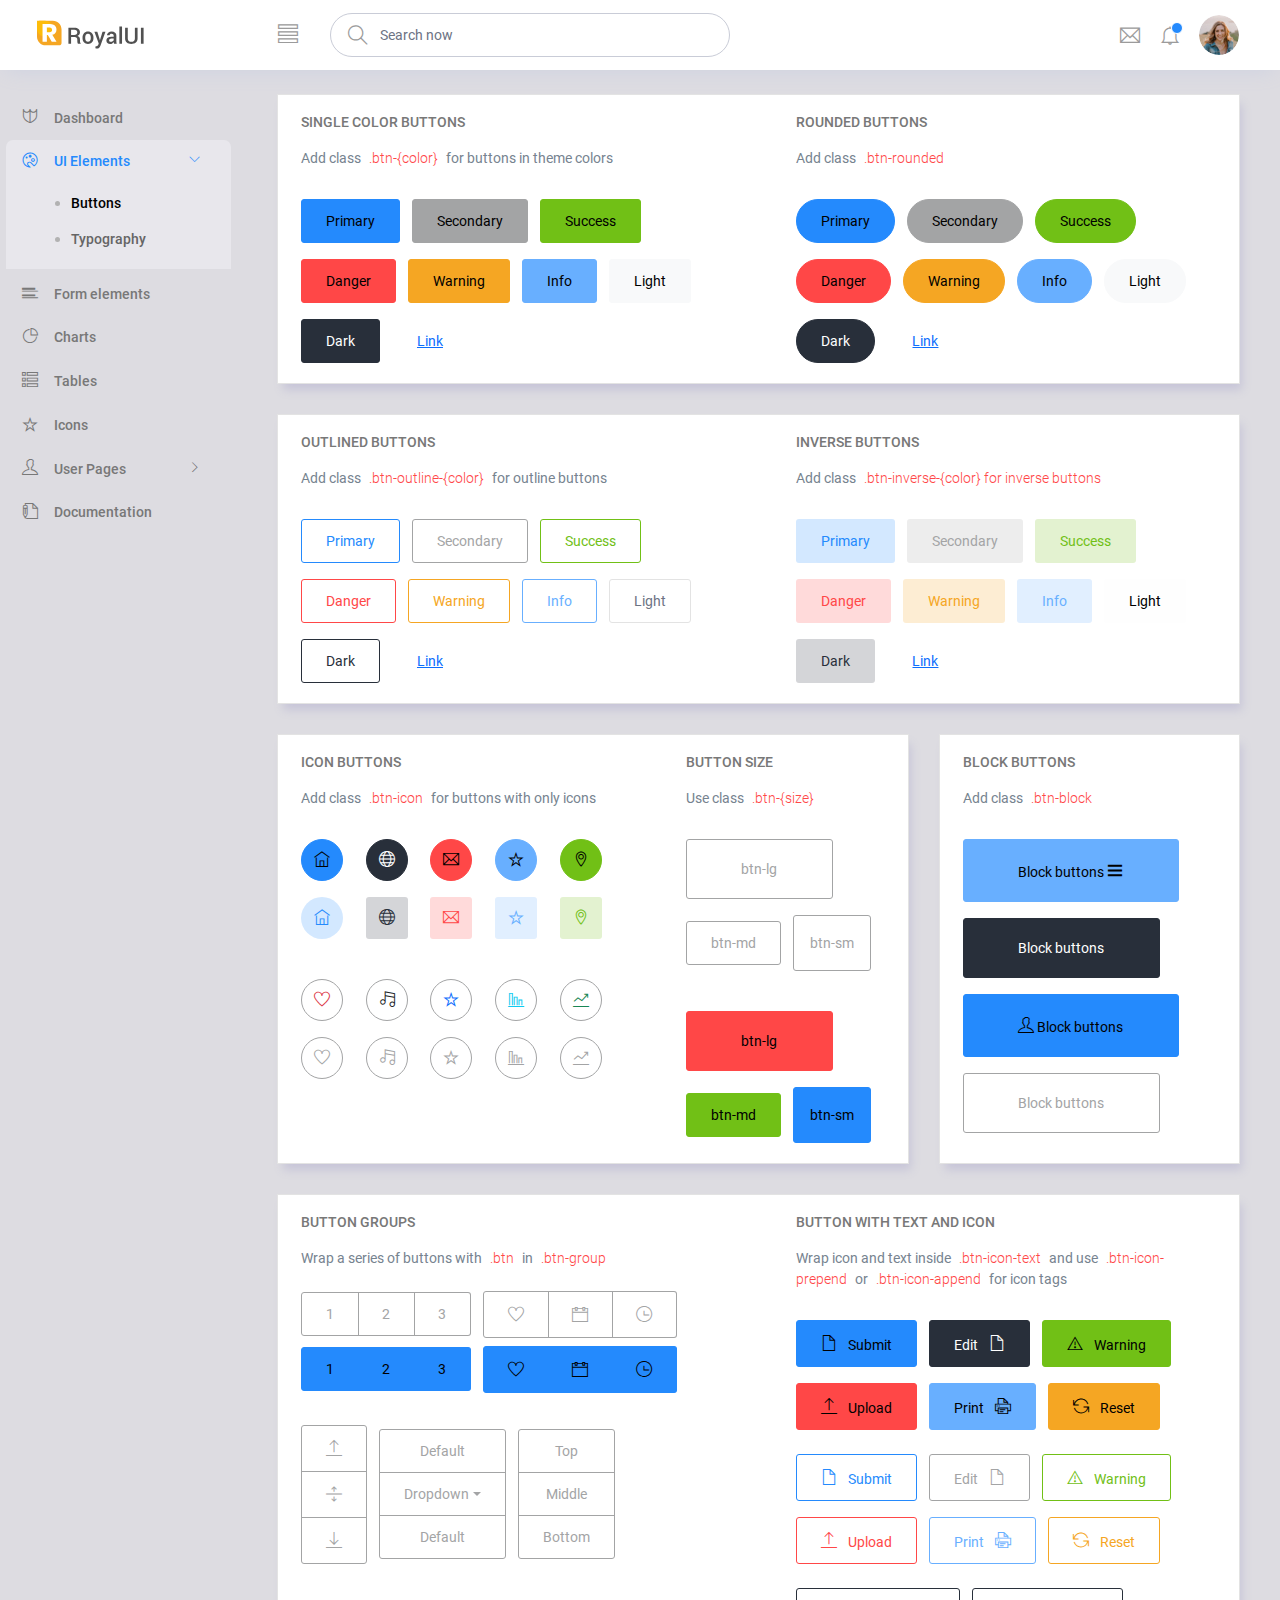
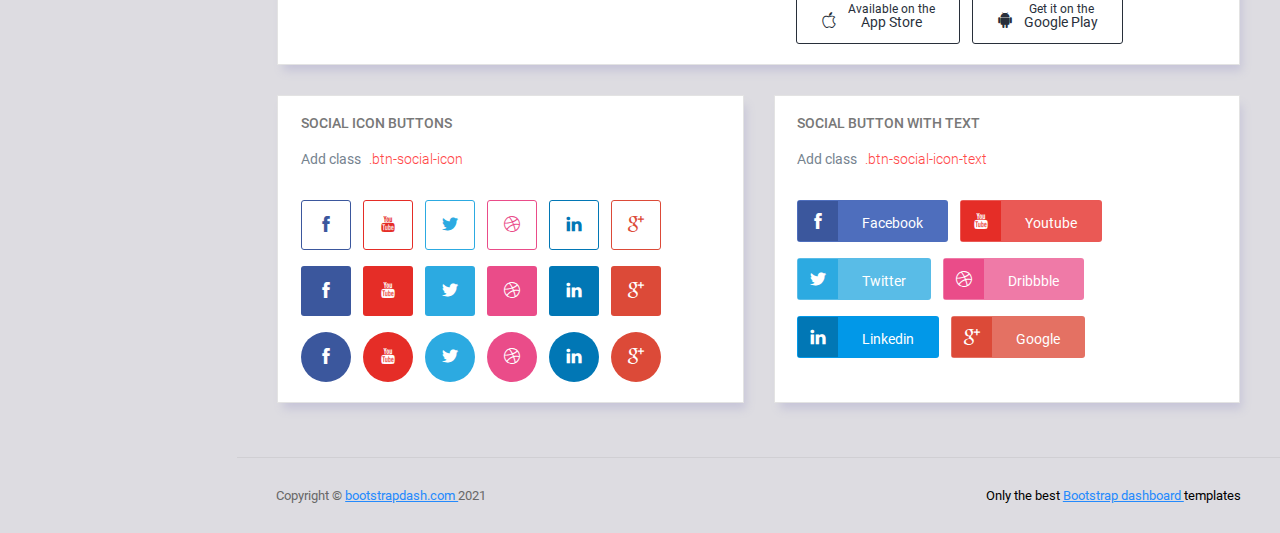
<file: static/admin/pages/ui-features/buttons.html>
<!DOCTYPE html>
<html lang="en">

<head>
  <!-- Required meta tags -->
  <meta charset="utf-8">
  <meta name="viewport" content="width=device-width, initial-scale=1, shrink-to-fit=no">
  <title>RoyalUI Admin</title>
  <!-- plugins:css -->
  <link rel="stylesheet" href="../../vendors/ti-icons/css/themify-icons.css">
  <link rel="stylesheet" href="../../vendors/base/vendor.bundle.base.css">
  <!-- endinject -->
  <!-- inject:css -->
  <link rel="stylesheet" href="../../css/style.css">
  <!-- endinject -->
  <link rel="shortcut icon" href="../../images/favicon.png" />
</head>

<body>
  <div class="container-scroller">
    <!-- partial:../../partials/_navbar.html -->
    <nav class="navbar col-lg-12 col-12 p-0 fixed-top d-flex flex-row">
      <div class="text-center navbar-brand-wrapper d-flex align-items-center justify-content-center">
        <a class="navbar-brand brand-logo me-5" href="../../index.html"><img src="../../images/logo.svg" class="me-2" alt="logo"/></a>
        <a class="navbar-brand brand-logo-mini" href="../../index.html"><img src="../../images/logo-mini.svg" alt="logo"/></a>
      </div>
      <div class="navbar-menu-wrapper d-flex align-items-center justify-content-end">
        <button class="navbar-toggler navbar-toggler align-self-center" type="button" data-toggle="minimize">
          <span class="ti-view-list"></span>
        </button>
        <ul class="navbar-nav mr-lg-2">
          <li class="nav-item nav-search d-none d-lg-block">
            <div class="input-group">
              <div class="input-group-prepend hover-cursor" id="navbar-search-icon">
                <span class="input-group-text" id="search">
                  <i class="ti-search"></i>
                </span>
              </div>
              <input type="text" class="form-control" id="navbar-search-input" placeholder="Search now" aria-label="search" aria-describedby="search">
            </div>
          </li>
        </ul>
        <ul class="navbar-nav navbar-nav-right">
          <li class="nav-item dropdown me-1">
            <a class="nav-link count-indicator dropdown-toggle d-flex justify-content-center align-items-center" id="messageDropdown" href="#" data-bs-toggle="dropdown">
              <i class="ti-email mx-0"></i>
            </a>
            <div class="dropdown-menu dropdown-menu-right navbar-dropdown" aria-labelledby="messageDropdown">
              <p class="mb-0 font-weight-normal float-left dropdown-header">Messages</p>
              <a class="dropdown-item">
                <div class="item-thumbnail">
                    <img src="../../images/faces/face4.jpg" alt="image" class="profile-pic">
                </div>
                <div class="item-content flex-grow">
                  <h6 class="ellipsis font-weight-normal">David Grey
                  </h6>
                  <p class="font-weight-light small-text text-muted mb-0">
                    The meeting is cancelled
                  </p>
                </div>
              </a>
              <a class="dropdown-item">
                <div class="item-thumbnail">
                    <img src="../../images/faces/face2.jpg" alt="image" class="profile-pic">
                </div>
                <div class="item-content flex-grow">
                  <h6 class="ellipsis font-weight-normal">Tim Cook
                  </h6>
                  <p class="font-weight-light small-text text-muted mb-0">
                    New product launch
                  </p>
                </div>
              </a>
              <a class="dropdown-item">
                <div class="item-thumbnail">
                    <img src="../../images/faces/face3.jpg" alt="image" class="profile-pic">
                </div>
                <div class="item-content flex-grow">
                  <h6 class="ellipsis font-weight-normal"> Johnson
                  </h6>
                  <p class="font-weight-light small-text text-muted mb-0">
                    Upcoming board meeting
                  </p>
                </div>
              </a>
            </div>
          </li>
          <li class="nav-item dropdown">
            <a class="nav-link count-indicator dropdown-toggle" id="notificationDropdown" href="#" data-bs-toggle="dropdown">
              <i class="ti-bell mx-0"></i>
              <span class="count"></span>
            </a>
            <div class="dropdown-menu dropdown-menu-right navbar-dropdown" aria-labelledby="notificationDropdown">
              <p class="mb-0 font-weight-normal float-left dropdown-header">Notifications</p>
              <a class="dropdown-item">
                <div class="item-thumbnail">
                  <div class="item-icon bg-success">
                    <i class="ti-info-alt mx-0"></i>
                  </div>
                </div>
                <div class="item-content">
                  <h6 class="font-weight-normal">Application Error</h6>
                  <p class="font-weight-light small-text mb-0 text-muted">
                    Just now
                  </p>
                </div>
              </a>
              <a class="dropdown-item">
                <div class="item-thumbnail">
                  <div class="item-icon bg-warning">
                    <i class="ti-settings mx-0"></i>
                  </div>
                </div>
                <div class="item-content">
                  <h6 class="font-weight-normal">Settings</h6>
                  <p class="font-weight-light small-text mb-0 text-muted">
                    Private message
                  </p>
                </div>
              </a>
              <a class="dropdown-item">
                <div class="item-thumbnail">
                  <div class="item-icon bg-info">
                    <i class="ti-user mx-0"></i>
                  </div>
                </div>
                <div class="item-content">
                  <h6 class="font-weight-normal">New user registration</h6>
                  <p class="font-weight-light small-text mb-0 text-muted">
                    2 days ago
                  </p>
                </div>
              </a>
            </div>
          </li>
          <li class="nav-item nav-profile dropdown">
            <a class="nav-link dropdown-toggle" href="#" data-bs-toggle="dropdown" id="profileDropdown">
              <img src="../../images/faces/face28.jpg" alt="profile"/>
            </a>
            <div class="dropdown-menu dropdown-menu-right navbar-dropdown" aria-labelledby="profileDropdown">
              <a class="dropdown-item">
                <i class="ti-settings text-primary"></i>
                Settings
              </a>
              <a class="dropdown-item">
                <i class="ti-power-off text-primary"></i>
                Logout
              </a>
            </div>
          </li>
        </ul>
        <button class="navbar-toggler navbar-toggler-right d-lg-none align-self-center" type="button" data-toggle="offcanvas">
          <span class="ti-view-list"></span>
        </button>
      </div>
    </nav>
    <!-- partial -->
    <div class="container-fluid page-body-wrapper">
      <!-- partial:../../partials/_sidebar.html -->
      <nav class="sidebar sidebar-offcanvas" id="sidebar">
        <ul class="nav">
          <li class="nav-item">
            <a class="nav-link" href="../../index.html">
              <i class="ti-shield menu-icon"></i>
              <span class="menu-title">Dashboard</span>
            </a>
          </li>
          <li class="nav-item">
            <a class="nav-link" data-bs-toggle="collapse" href="#ui-basic" aria-expanded="false" aria-controls="ui-basic">
              <i class="ti-palette menu-icon"></i>
              <span class="menu-title">UI Elements</span>
              <i class="menu-arrow"></i>
            </a>
            <div class="collapse" id="ui-basic">
              <ul class="nav flex-column sub-menu">
                <li class="nav-item"> <a class="nav-link" href="../../pages/ui-features/buttons.html">Buttons</a></li>
                <li class="nav-item"> <a class="nav-link" href="../../pages/ui-features/typography.html">Typography</a></li>
              </ul>
            </div>
          </li>
          <li class="nav-item">
            <a class="nav-link" href="../../pages/forms/basic_elements.html">
              <i class="ti-layout-list-post menu-icon"></i>
              <span class="menu-title">Form elements</span>
            </a>
          </li>
          <li class="nav-item">
            <a class="nav-link" href="../../pages/charts/chartjs.html">
              <i class="ti-pie-chart menu-icon"></i>
              <span class="menu-title">Charts</span>
            </a>
          </li>
          <li class="nav-item">
            <a class="nav-link" href="../../pages/tables/basic-table.html">
              <i class="ti-view-list-alt menu-icon"></i>
              <span class="menu-title">Tables</span>
            </a>
          </li>
          <li class="nav-item">
            <a class="nav-link" href="../../pages/icons/themify.html">
              <i class="ti-star menu-icon"></i>
              <span class="menu-title">Icons</span>
            </a>
          </li>
          <li class="nav-item">
            <a class="nav-link" data-bs-toggle="collapse" href="#auth" aria-expanded="false" aria-controls="auth">
              <i class="ti-user menu-icon"></i>
              <span class="menu-title">User Pages</span>
              <i class="menu-arrow"></i>
            </a>
            <div class="collapse" id="auth">
              <ul class="nav flex-column sub-menu">
                <li class="nav-item"> <a class="nav-link" href="../../pages/samples/login.html"> Login </a></li>
                <li class="nav-item"> <a class="nav-link" href="../../pages/samples/login-2.html"> Login 2 </a></li>
                <li class="nav-item"> <a class="nav-link" href="../../pages/samples/register.html"> Register </a></li>
                <li class="nav-item"> <a class="nav-link" href="../../pages/samples/register-2.html"> Register 2 </a></li>
                <li class="nav-item"> <a class="nav-link" href="../../pages/samples/lock-screen.html"> Lockscreen </a></li>
              </ul>
            </div>
          </li>
          <li class="nav-item">
            <a class="nav-link" href="../../documentation/documentation.html">
              <i class="ti-write menu-icon"></i>
              <span class="menu-title">Documentation</span>
            </a>
          </li>
        </ul>
      </nav>
      <!-- partial -->
      <div class="main-panel">          
        <div class="content-wrapper">
          <div class="row">
            <div class="col-12 grid-margin stretch-card">
              <div class="card">
                <div class="row">
                  <div class="col-md-6">
                    <div class="card-body">
                      <h4 class="card-title">Single color buttons</h4>
                      <p class="card-description">Add class <code>.btn-{color}</code> for buttons in theme colors</p>
                      <div class="template-demo">
                        <button type="button" class="btn btn-primary">Primary</button>
                        <button type="button" class="btn btn-secondary">Secondary</button>
                        <button type="button" class="btn btn-success">Success</button>
                        <button type="button" class="btn btn-danger">Danger</button>
                        <button type="button" class="btn btn-warning">Warning</button>
                        <button type="button" class="btn btn-info">Info</button>
                        <button type="button" class="btn btn-light">Light</button>
                        <button type="button" class="btn btn-dark">Dark</button>
                        <button type="button" class="btn btn-link">Link</button>
                      </div>
                    </div>
                  </div>
                  <div class="col-md-6">
                    <div class="card-body">
                      <h4 class="card-title">Rounded buttons</h4>
                      <p class="card-description">Add class <code>.btn-rounded</code></p>
                      <div class="template-demo">
                        <button type="button" class="btn btn-primary btn-rounded btn-fw">Primary</button>
                        <button type="button" class="btn btn-secondary btn-rounded btn-fw">Secondary</button>
                        <button type="button" class="btn btn-success btn-rounded btn-fw">Success</button>
                        <button type="button" class="btn btn-danger btn-rounded btn-fw">Danger</button>
                        <button type="button" class="btn btn-warning btn-rounded btn-fw">Warning</button>
                        <button type="button" class="btn btn-info btn-rounded btn-fw">Info</button>
                        <button type="button" class="btn btn-light btn-rounded btn-fw">Light</button>
                        <button type="button" class="btn btn-dark btn-rounded btn-fw">Dark</button>
                        <button type="button" class="btn btn-link btn-rounded btn-fw">Link</button>
                      </div>
                    </div>
                  </div>
                </div>
              </div>
            </div>
            <div class="col-12 grid-margin stretch-card">
              <div class="card">
                <div class="row">
                  <div class="col-md-6">
                    <div class="card-body">
                      <h4 class="card-title">Outlined buttons</h4>
                      <p class="card-description">Add class <code>.btn-outline-{color}</code> for outline buttons</p>
                      <div class="template-demo">
                        <button type="button" class="btn btn-outline-primary btn-fw">Primary</button>
                        <button type="button" class="btn btn-outline-secondary btn-fw">Secondary</button>
                        <button type="button" class="btn btn-outline-success btn-fw">Success</button>
                        <button type="button" class="btn btn-outline-danger btn-fw">Danger</button>
                        <button type="button" class="btn btn-outline-warning btn-fw">Warning</button>
                        <button type="button" class="btn btn-outline-info btn-fw">Info</button>
                        <button type="button" class="btn btn-outline-light btn-fw">Light</button>
                        <button type="button" class="btn btn-outline-dark btn-fw">Dark</button>
                        <button type="button" class="btn btn-link btn-fw">Link</button>
                      </div>
                    </div>
                  </div>
                  <div class="col-md-6">
                    <div class="card-body">
                      <h4 class="card-title">Inverse buttons</h4>
                      <p class="card-description">Add class <code>.btn-inverse-{color} for inverse buttons</code></p>
                      <div class="template-demo">
                        <button type="button" class="btn btn-inverse-primary btn-fw">Primary</button>
                        <button type="button" class="btn btn-inverse-secondary btn-fw">Secondary</button>
                        <button type="button" class="btn btn-inverse-success btn-fw">Success</button>
                        <button type="button" class="btn btn-inverse-danger btn-fw">Danger</button>
                        <button type="button" class="btn btn-inverse-warning btn-fw">Warning</button>
                        <button type="button" class="btn btn-inverse-info btn-fw">Info</button>
                        <button type="button" class="btn btn-inverse-light btn-fw">Light</button>
                        <button type="button" class="btn btn-inverse-dark btn-fw">Dark</button>
                        <button type="button" class="btn btn-link btn-fw">Link</button>
                      </div>
                    </div>
                  </div>
                </div>
              </div>
            </div>
            <div class="col-md-8 grid-margin stretch-card">
              <div class="card">
                <div class="row">
                  <div class="col-md-7">
                    <div class="card-body">
                    <h4 class="card-title">Icon Buttons</h4>
                    <p class="card-description">Add class <code>.btn-icon</code> for buttons with only icons</p>
                    <div class="template-demo d-flex justify-content-between flex-nowrap">
                      <button type="button" class="btn btn-primary btn-rounded btn-icon">
                        <i class="ti-home"></i>
                      </button>
                      <button type="button" class="btn btn-dark btn-rounded btn-icon">
                        <i class="ti-world"></i>
                      </button>
                      <button type="button" class="btn btn-danger btn-rounded btn-icon">
                        <i class="ti-email"></i>
                      </button>
                      <button type="button" class="btn btn-info btn-rounded btn-icon">
                        <i class="ti-star"></i>
                      </button>
                      <button type="button" class="btn btn-success btn-rounded btn-icon">
                        <i class="ti-location-pin"></i>
                      </button>
                    </div>
                    <div class="template-demo d-flex justify-content-between flex-nowrap">
                      <button type="button" class="btn btn-inverse-primary btn-rounded btn-icon">
                        <i class="ti-home"></i>
                      </button>
                      <button type="button" class="btn btn-inverse-dark btn-icon">
                        <i class="ti-world"></i>
                      </button>
                      <button type="button" class="btn btn-inverse-danger btn-icon">
                        <i class="ti-email"></i>
                      </button>
                      <button type="button" class="btn btn-inverse-info btn-icon">
                        <i class="ti-star"></i>
                      </button>
                      <button type="button" class="btn btn-inverse-success btn-icon">
                        <i class="ti-location-pin"></i>
                      </button>
                    </div>
                    <div class="template-demo d-flex justify-content-between flex-nowrap mt-4">
                      <button type="button" class="btn btn-outline-secondary btn-rounded btn-icon">
                        <i class="ti-heart text-danger"></i>
                      </button>
                      <button type="button" class="btn btn-outline-secondary btn-rounded btn-icon">
                        <i class="ti-music-alt text-dark"></i>
                      </button>
                      <button type="button" class="btn btn-outline-secondary btn-rounded btn-icon">
                        <i class="ti-star text-primary"></i>
                      </button>
                      <button type="button" class="btn btn-outline-secondary btn-rounded btn-icon">
                        <i class="ti-bar-chart-alt text-info"></i>                          
                      </button>
                      <button type="button" class="btn btn-outline-secondary btn-rounded btn-icon">
                        <i class="ti-stats-up text-success"></i>                          
                      </button>
                    </div>
                    <div class="template-demo d-flex justify-content-between flex-nowrap">
                      <button type="button" class="btn btn-outline-secondary btn-rounded btn-icon">
                        <i class="ti-heart"></i>
                      </button>
                      <button type="button" class="btn btn-outline-secondary btn-rounded btn-icon">
                        <i class="ti-music-alt"></i>
                      </button>
                      <button type="button" class="btn btn-outline-secondary btn-rounded btn-icon">
                        <i class="ti-star"></i>
                      </button>
                      <button type="button" class="btn btn-outline-secondary btn-rounded btn-icon">
                        <i class="ti-bar-chart-alt"></i>                          
                      </button>
                      <button type="button" class="btn btn-outline-secondary btn-rounded btn-icon">
                        <i class="ti-stats-up"></i>                          
                      </button>
                    </div>
                  </div>
                  </div> 
                  <div class="col-md-5">
                    <div class="card-body">
                      <h4 class="card-title">Button Size</h4>
                      <p class="card-description">Use class <code>.btn-{size}</code></p>
                      <div class="template-demo">
                        <button type="button" class="btn btn-outline-secondary btn-lg">btn-lg</button>
                        <button type="button" class="btn btn-outline-secondary btn-md">btn-md</button>
                        <button type="button" class="btn btn-outline-secondary btn-sm">btn-sm</button>
                      </div>
                      <div class="template-demo mt-4">
                        <button type="button" class="btn btn-danger btn-lg">btn-lg</button>
                        <button type="button" class="btn btn-success btn-md">btn-md</button>
                        <button type="button" class="btn btn-primary btn-sm">btn-sm</button>
                      </div>
                    </div>
                  </div>
                </div>
              </div>
            </div>
            <div class="col-md-4 grid-margin stretch-card">
              <div class="card">
                <div class="card-body">
                  <h4 class="card-title">Block buttons</h4>
                  <p class="card-description">Add class <code>.btn-block</code></p>
                  <div class="template-demo">
                    <button type="button" class="btn btn-info btn-lg btn-block">Block buttons
                      <i class="ti-menu float-right"></i>
                    </button>
                    <button type="button" class="btn btn-dark btn-lg btn-block">Block buttons</button>
                    <button type="button" class="btn btn-primary btn-lg btn-block">
                      <i class="ti-user"></i>                      
                      Block buttons
                    </button>
                    <button type="button" class="btn btn-outline-secondary btn-lg btn-block">Block buttons</button>
                  </div>
                </div>
              </div>
            </div>
            <div class="col-12 grid-margin">
              <div class="card">
                <div class="row">
                  <div class="col-md-6">
                    <div class="card-body">
                      <h4 class="card-title">Button groups</h4>
                      <p class="card-description">Wrap a series of buttons with <code>.btn</code> 
                        in <code>.btn-group</code></p>
                      <div class="template-demo">
                        <div class="btn-group" role="group" aria-label="Basic example">
                          <button type="button" class="btn btn-outline-secondary">1</button>
                          <button type="button" class="btn btn-outline-secondary">2</button>
                          <button type="button" class="btn btn-outline-secondary">3</button>
                        </div>
                        <div class="btn-group" role="group" aria-label="Basic example">
                          <button type="button" class="btn btn-outline-secondary">
                            <i class="ti-heart"></i>
                          </button>
                          <button type="button" class="btn btn-outline-secondary">
                            <i class="ti-calendar"></i>
                          </button>
                          <button type="button" class="btn btn-outline-secondary">
                            <i class="ti-time"></i>
                          </button>
                        </div>
                      </div>
                      <div class="template-demo">
                        <div class="btn-group" role="group" aria-label="Basic example">
                          <button type="button" class="btn btn-primary">1</button>
                          <button type="button" class="btn btn-primary">2</button>
                          <button type="button" class="btn btn-primary">3</button>
                        </div>
                        <div class="btn-group" role="group" aria-label="Basic example">
                          <button type="button" class="btn btn-primary">
                            <i class="ti-heart"></i>
                          </button>
                          <button type="button" class="btn btn-primary">
                            <i class="ti-calendar"></i>
                          </button>
                          <button type="button" class="btn btn-primary">
                            <i class="ti-time"></i>
                          </button>
                        </div>
                      </div>
                      <div class="template-demo mt-4">
                        <div class="btn-group-vertical" role="group" aria-label="Basic example">
                          <button type="button" class="btn btn-outline-secondary">
                            <i class="ti-upload"></i>
                          </button>
                          <button type="button" class="btn btn-outline-secondary">
                            <i class="ti-split-v"></i>
                          </button>
                          <button type="button" class="btn btn-outline-secondary">
                            <i class="ti-download"></i>
                          </button>
                        </div>
                        <div class="btn-group-vertical" role="group" aria-label="Basic example">
                          <button type="button" class="btn btn-outline-secondary">Default</button>
                          <div class="btn-group">
                            <button type="button" class="btn btn-outline-secondary dropdown-toggle" data-bs-toggle="dropdown">Dropdown</button>
                            <div class="dropdown-menu">
                              <a class="dropdown-item">Go back</a>
                              <a class="dropdown-item">Delete</a>
                              <a class="dropdown-item">Swap</a>
                            </div>                          
                          </div>
                          <button type="button" class="btn btn-outline-secondary">Default</button>
                        </div>
                        <div class="btn-group-vertical" role="group" aria-label="Basic example">
                          <button type="button" class="btn btn-outline-secondary">Top</button>
                          <button type="button" class="btn btn-outline-secondary">Middle</button>                          
                          <button type="button" class="btn btn-outline-secondary">Bottom</button>
                        </div>
                      </div>
                    </div>
                  </div>
                  <div class="col-md-6">
                    <div class="card-body">
                      <h4 class="card-title">Button with text and icon</h4>
                      <p class="card-description">Wrap icon and text inside <code>.btn-icon-text</code> and use <code>.btn-icon-prepend</code> 
                        or <code>.btn-icon-append</code> for icon tags</p>
                      <div class="template-demo">
                        <button type="button" class="btn btn-primary btn-icon-text">
                          <i class="ti-file btn-icon-prepend"></i>
                          Submit
                        </button>
                        <button type="button" class="btn btn-dark btn-icon-text">
                          Edit
                          <i class="ti-file btn-icon-append"></i>                          
                        </button>
                        <button type="button" class="btn btn-success btn-icon-text">
                          <i class="ti-alert btn-icon-prepend"></i>                                                    
                          Warning
                        </button>
                      </div>
                      <div class="template-demo">
                        <button type="button" class="btn btn-danger btn-icon-text">
                          <i class="ti-upload btn-icon-prepend"></i>                                                    
                          Upload
                        </button>
                        <button type="button" class="btn btn-info btn-icon-text">
                          Print
                          <i class="ti-printer btn-icon-append"></i>                                                                              
                        </button>
                        <button type="button" class="btn btn-warning btn-icon-text">
                          <i class="ti-reload btn-icon-prepend"></i>                                                    
                          Reset
                        </button>
                      </div>
                      <div class="template-demo mt-2">
                        <button type="button" class="btn btn-outline-primary btn-icon-text">
                          <i class="ti-file btn-icon-prepend"></i>
                          Submit
                        </button>
                        <button type="button" class="btn btn-outline-secondary btn-icon-text">
                          Edit
                          <i class="ti-file btn-icon-append"></i>                          
                        </button>
                        <button type="button" class="btn btn-outline-success btn-icon-text">
                          <i class="ti-alert btn-icon-prepend"></i>                                                    
                          Warning
                        </button>
                      </div>
                      <div class="template-demo">
                        <button type="button" class="btn btn-outline-danger btn-icon-text">
                          <i class="ti-upload btn-icon-prepend"></i>                                                    
                          Upload
                        </button>
                        <button type="button" class="btn btn-outline-info btn-icon-text">
                          Print
                          <i class="ti-printer btn-icon-append"></i>                                                                              
                        </button>
                        <button type="button" class="btn btn-outline-warning btn-icon-text">
                          <i class="ti-reload btn-icon-prepend"></i>                                                    
                          Reset
                        </button>
                      </div>
                      <div class="template-demo mt-2">
                        <button class="btn btn-outline-dark btn-icon-text">
                          <i class="ti-apple btn-icon-prepend"></i>
                          <span class="d-inline-block text-left">
                            <small class="font-weight-light d-block">Available on the</small>
                            App Store
                          </span>
                        </button>
                        <button class="btn btn-outline-dark btn-icon-text">
                          <i class="ti-android btn-icon-prepend"></i>
                          <span class="d-inline-block text-left">
                            <small class="font-weight-light d-block">Get it on the</small>
                            Google Play
                          </span>
                        </button>
                      </div>
                    </div>
                  </div>
                </div>
              </div>
            </div>
            <div class="col-md-6 grid-margin stretch-card">
              <div class="card">
                <div class="card-body">
                  <h4 class="card-title">Social Icon Buttons</h4>
                  <p class="card-description">Add class <code>.btn-social-icon</code></p>
                  <div class="template-demo">
                    <button type="button" class="btn btn-social-icon btn-outline-facebook"><i class="ti-facebook"></i></button>
                    <button type="button" class="btn btn-social-icon btn-outline-youtube"><i class="ti-youtube"></i></button>                                        
                    <button type="button" class="btn btn-social-icon btn-outline-twitter"><i class="ti-twitter-alt"></i></button>
                    <button type="button" class="btn btn-social-icon btn-outline-dribbble"><i class="ti-dribbble"></i></button>
                    <button type="button" class="btn btn-social-icon btn-outline-linkedin"><i class="ti-linkedin"></i></button>
                    <button type="button" class="btn btn-social-icon btn-outline-google"><i class="ti-google"></i></button>
                  </div>
                  <div class="template-demo">
                    <button type="button" class="btn btn-social-icon btn-facebook"><i class="ti-facebook"></i></button>
                    <button type="button" class="btn btn-social-icon btn-youtube"><i class="ti-youtube"></i></button>                                        
                    <button type="button" class="btn btn-social-icon btn-twitter"><i class="ti-twitter-alt"></i></button>
                    <button type="button" class="btn btn-social-icon btn-dribbble"><i class="ti-dribbble"></i></button>
                    <button type="button" class="btn btn-social-icon btn-linkedin"><i class="ti-linkedin"></i></button>
                    <button type="button" class="btn btn-social-icon btn-google"><i class="ti-google"></i></button>
                  </div>
                  <div class="template-demo">
                    <button type="button" class="btn btn-social-icon btn-facebook btn-rounded"><i class="ti-facebook"></i></button>
                    <button type="button" class="btn btn-social-icon btn-youtube btn-rounded"><i class="ti-youtube"></i></button>                                        
                    <button type="button" class="btn btn-social-icon btn-twitter btn-rounded"><i class="ti-twitter-alt"></i></button>
                    <button type="button" class="btn btn-social-icon btn-dribbble btn-rounded"><i class="ti-dribbble"></i></button>
                    <button type="button" class="btn btn-social-icon btn-linkedin btn-rounded"><i class="ti-linkedin"></i></button>
                    <button type="button" class="btn btn-social-icon btn-google btn-rounded"><i class="ti-google"></i></button>
                  </div>
                </div>
              </div>
            </div>
            <div class="col-md-6 grid-margin stretch-card">
              <div class="card">
                <div class="card-body">
                  <h4 class="card-title">Social button with text</h4>
                  <p class="card-description">Add class <code>.btn-social-icon-text</code></p>
                  <div class="template-demo">
                    <button type="button" class="btn btn-social-icon-text btn-facebook"><i class="ti-facebook"></i>Facebook</button>
                    <button type="button" class="btn btn-social-icon-text btn-youtube"><i class="ti-youtube"></i>Youtube</button>                                        
                    <button type="button" class="btn btn-social-icon-text btn-twitter"><i class="ti-twitter-alt"></i>Twitter</button>
                    <button type="button" class="btn btn-social-icon-text btn-dribbble"><i class="ti-dribbble"></i>Dribbble</button>
                    <button type="button" class="btn btn-social-icon-text btn-linkedin"><i class="ti-linkedin"></i>Linkedin</button>
                    <button type="button" class="btn btn-social-icon-text btn-google"><i class="ti-google"></i>Google</button>
                  </div>
                </div>
              </div>
            </div>
          </div>
        </div>
        <!-- content-wrapper ends -->
        <!-- partial:../../partials/_footer.html -->
        <footer class="footer">
          <div class="d-sm-flex justify-content-center justify-content-sm-between">
            <span class="text-muted text-center text-sm-left d-block d-sm-inline-block">Copyright © <a href="https://www.bootstrapdash.com/" target="_blank">bootstrapdash.com </a>2021</span>
            <span class="float-none float-sm-right d-block mt-1 mt-sm-0 text-center">Only the best <a href="https://www.bootstrapdash.com/" target="_blank"> Bootstrap dashboard </a> templates</span>
          </div>
        </footer>
        <!-- partial -->
      </div>
      <!-- main-panel ends -->
    </div>
    <!-- page-body-wrapper ends -->
  </div>
  <!-- container-scroller -->
  <!-- plugins:js -->
  <script src="../../vendors/base/vendor.bundle.base.js"></script>
  <!-- endinject -->
  <!-- inject:js -->
  <script src="../../js/off-canvas.js"></script>
  <script src="../../js/hoverable-collapse.js"></script>
  <script src="../../js/template.js"></script>
  <script src="../../js/todolist.js"></script>
  <!-- endinject -->
</body>

</html>
</file>
<file: static/admin/vendors/ti-icons/css/themify-icons.css>
@font-face {
	font-family: 'themify';
	src:url('../fonts/themify.eot');
	src:url('../fonts/themify.eot?#iefix') format('embedded-opentype'),
		url('../fonts/themify.woff') format('woff'),
		url('../fonts/themify.ttf') format('truetype'),
		url('../fonts/themify.svg') format('svg');
	font-weight: normal;
	font-style: normal;
}

[class^="ti-"], [class*=" ti-"] {
	font-family: 'themify';
	speak: none;
	font-style: normal;
	font-weight: normal;
	font-variant: normal;
	text-transform: none;
	line-height: 1;

	/* Better Font Rendering =========== */
	-webkit-font-smoothing: antialiased;
	-moz-osx-font-smoothing: grayscale;
}

.ti-wand:before {
	content: "\e600";
}
.ti-volume:before {
	content: "\e601";
}
.ti-user:before {
	content: "\e602";
}
.ti-unlock:before {
	content: "\e603";
}
.ti-unlink:before {
	content: "\e604";
}
.ti-trash:before {
	content: "\e605";
}
.ti-thought:before {
	content: "\e606";
}
.ti-target:before {
	content: "\e607";
}
.ti-tag:before {
	content: "\e608";
}
.ti-tablet:before {
	content: "\e609";
}
.ti-star:before {
	content: "\e60a";
}
.ti-spray:before {
	content: "\e60b";
}
.ti-signal:before {
	content: "\e60c";
}
.ti-shopping-cart:before {
	content: "\e60d";
}
.ti-shopping-cart-full:before {
	content: "\e60e";
}
.ti-settings:before {
	content: "\e60f";
}
.ti-search:before {
	content: "\e610";
}
.ti-zoom-in:before {
	content: "\e611";
}
.ti-zoom-out:before {
	content: "\e612";
}
.ti-cut:before {
	content: "\e613";
}
.ti-ruler:before {
	content: "\e614";
}
.ti-ruler-pencil:before {
	content: "\e615";
}
.ti-ruler-alt:before {
	content: "\e616";
}
.ti-bookmark:before {
	content: "\e617";
}
.ti-bookmark-alt:before {
	content: "\e618";
}
.ti-reload:before {
	content: "\e619";
}
.ti-plus:before {
	content: "\e61a";
}
.ti-pin:before {
	content: "\e61b";
}
.ti-pencil:before {
	content: "\e61c";
}
.ti-pencil-alt:before {
	content: "\e61d";
}
.ti-paint-roller:before {
	content: "\e61e";
}
.ti-paint-bucket:before {
	content: "\e61f";
}
.ti-na:before {
	content: "\e620";
}
.ti-mobile:before {
	content: "\e621";
}
.ti-minus:before {
	content: "\e622";
}
.ti-medall:before {
	content: "\e623";
}
.ti-medall-alt:before {
	content: "\e624";
}
.ti-marker:before {
	content: "\e625";
}
.ti-marker-alt:before {
	content: "\e626";
}
.ti-arrow-up:before {
	content: "\e627";
}
.ti-arrow-right:before {
	content: "\e628";
}
.ti-arrow-left:before {
	content: "\e629";
}
.ti-arrow-down:before {
	content: "\e62a";
}
.ti-lock:before {
	content: "\e62b";
}
.ti-location-arrow:before {
	content: "\e62c";
}
.ti-link:before {
	content: "\e62d";
}
.ti-layout:before {
	content: "\e62e";
}
.ti-layers:before {
	content: "\e62f";
}
.ti-layers-alt:before {
	content: "\e630";
}
.ti-key:before {
	content: "\e631";
}
.ti-import:before {
	content: "\e632";
}
.ti-image:before {
	content: "\e633";
}
.ti-heart:before {
	content: "\e634";
}
.ti-heart-broken:before {
	content: "\e635";
}
.ti-hand-stop:before {
	content: "\e636";
}
.ti-hand-open:before {
	content: "\e637";
}
.ti-hand-drag:before {
	content: "\e638";
}
.ti-folder:before {
	content: "\e639";
}
.ti-flag:before {
	content: "\e63a";
}
.ti-flag-alt:before {
	content: "\e63b";
}
.ti-flag-alt-2:before {
	content: "\e63c";
}
.ti-eye:before {
	content: "\e63d";
}
.ti-export:before {
	content: "\e63e";
}
.ti-exchange-vertical:before {
	content: "\e63f";
}
.ti-desktop:before {
	content: "\e640";
}
.ti-cup:before {
	content: "\e641";
}
.ti-crown:before {
	content: "\e642";
}
.ti-comments:before {
	content: "\e643";
}
.ti-comment:before {
	content: "\e644";
}
.ti-comment-alt:before {
	content: "\e645";
}
.ti-close:before {
	content: "\e646";
}
.ti-clip:before {
	content: "\e647";
}
.ti-angle-up:before {
	content: "\e648";
}
.ti-angle-right:before {
	content: "\e649";
}
.ti-angle-left:before {
	content: "\e64a";
}
.ti-angle-down:before {
	content: "\e64b";
}
.ti-check:before {
	content: "\e64c";
}
.ti-check-box:before {
	content: "\e64d";
}
.ti-camera:before {
	content: "\e64e";
}
.ti-announcement:before {
	content: "\e64f";
}
.ti-brush:before {
	content: "\e650";
}
.ti-briefcase:before {
	content: "\e651";
}
.ti-bolt:before {
	content: "\e652";
}
.ti-bolt-alt:before {
	content: "\e653";
}
.ti-blackboard:before {
	content: "\e654";
}
.ti-bag:before {
	content: "\e655";
}
.ti-move:before {
	content: "\e656";
}
.ti-arrows-vertical:before {
	content: "\e657";
}
.ti-arrows-horizontal:before {
	content: "\e658";
}
.ti-fullscreen:before {
	content: "\e659";
}
.ti-arrow-top-right:before {
	content: "\e65a";
}
.ti-arrow-top-left:before {
	content: "\e65b";
}
.ti-arrow-circle-up:before {
	content: "\e65c";
}
.ti-arrow-circle-right:before {
	content: "\e65d";
}
.ti-arrow-circle-left:before {
	content: "\e65e";
}
.ti-arrow-circle-down:before {
	content: "\e65f";
}
.ti-angle-double-up:before {
	content: "\e660";
}
.ti-angle-double-right:before {
	content: "\e661";
}
.ti-angle-double-left:before {
	content: "\e662";
}
.ti-angle-double-down:before {
	content: "\e663";
}
.ti-zip:before {
	content: "\e664";
}
.ti-world:before {
	content: "\e665";
}
.ti-wheelchair:before {
	content: "\e666";
}
.ti-view-list:before {
	content: "\e667";
}
.ti-view-list-alt:before {
	content: "\e668";
}
.ti-view-grid:before {
	content: "\e669";
}
.ti-uppercase:before {
	content: "\e66a";
}
.ti-upload:before {
	content: "\e66b";
}
.ti-underline:before {
	content: "\e66c";
}
.ti-truck:before {
	content: "\e66d";
}
.ti-timer:before {
	content: "\e66e";
}
.ti-ticket:before {
	content: "\e66f";
}
.ti-thumb-up:before {
	content: "\e670";
}
.ti-thumb-down:before {
	content: "\e671";
}
.ti-text:before {
	content: "\e672";
}
.ti-stats-up:before {
	content: "\e673";
}
.ti-stats-down:before {
	content: "\e674";
}
.ti-split-v:before {
	content: "\e675";
}
.ti-split-h:before {
	content: "\e676";
}
.ti-smallcap:before {
	content: "\e677";
}
.ti-shine:before {
	content: "\e678";
}
.ti-shift-right:before {
	content: "\e679";
}
.ti-shift-left:before {
	content: "\e67a";
}
.ti-shield:before {
	content: "\e67b";
}
.ti-notepad:before {
	content: "\e67c";
}
.ti-server:before {
	content: "\e67d";
}
.ti-quote-right:before {
	content: "\e67e";
}
.ti-quote-left:before {
	content: "\e67f";
}
.ti-pulse:before {
	content: "\e680";
}
.ti-printer:before {
	content: "\e681";
}
.ti-power-off:before {
	content: "\e682";
}
.ti-plug:before {
	content: "\e683";
}
.ti-pie-chart:before {
	content: "\e684";
}
.ti-paragraph:before {
	content: "\e685";
}
.ti-panel:before {
	content: "\e686";
}
.ti-package:before {
	content: "\e687";
}
.ti-music:before {
	content: "\e688";
}
.ti-music-alt:before {
	content: "\e689";
}
.ti-mouse:before {
	content: "\e68a";
}
.ti-mouse-alt:before {
	content: "\e68b";
}
.ti-money:before {
	content: "\e68c";
}
.ti-microphone:before {
	content: "\e68d";
}
.ti-menu:before {
	content: "\e68e";
}
.ti-menu-alt:before {
	content: "\e68f";
}
.ti-map:before {
	content: "\e690";
}
.ti-map-alt:before {
	content: "\e691";
}
.ti-loop:before {
	content: "\e692";
}
.ti-location-pin:before {
	content: "\e693";
}
.ti-list:before {
	content: "\e694";
}
.ti-light-bulb:before {
	content: "\e695";
}
.ti-Italic:before {
	content: "\e696";
}
.ti-info:before {
	content: "\e697";
}
.ti-infinite:before {
	content: "\e698";
}
.ti-id-badge:before {
	content: "\e699";
}
.ti-hummer:before {
	content: "\e69a";
}
.ti-home:before {
	content: "\e69b";
}
.ti-help:before {
	content: "\e69c";
}
.ti-headphone:before {
	content: "\e69d";
}
.ti-harddrives:before {
	content: "\e69e";
}
.ti-harddrive:before {
	content: "\e69f";
}
.ti-gift:before {
	content: "\e6a0";
}
.ti-game:before {
	content: "\e6a1";
}
.ti-filter:before {
	content: "\e6a2";
}
.ti-files:before {
	content: "\e6a3";
}
.ti-file:before {
	content: "\e6a4";
}
.ti-eraser:before {
	content: "\e6a5";
}
.ti-envelope:before {
	content: "\e6a6";
}
.ti-download:before {
	content: "\e6a7";
}
.ti-direction:before {
	content: "\e6a8";
}
.ti-direction-alt:before {
	content: "\e6a9";
}
.ti-dashboard:before {
	content: "\e6aa";
}
.ti-control-stop:before {
	content: "\e6ab";
}
.ti-control-shuffle:before {
	content: "\e6ac";
}
.ti-control-play:before {
	content: "\e6ad";
}
.ti-control-pause:before {
	content: "\e6ae";
}
.ti-control-forward:before {
	content: "\e6af";
}
.ti-control-backward:before {
	content: "\e6b0";
}
.ti-cloud:before {
	content: "\e6b1";
}
.ti-cloud-up:before {
	content: "\e6b2";
}
.ti-cloud-down:before {
	content: "\e6b3";
}
.ti-clipboard:before {
	content: "\e6b4";
}
.ti-car:before {
	content: "\e6b5";
}
.ti-calendar:before {
	content: "\e6b6";
}
.ti-book:before {
	content: "\e6b7";
}
.ti-bell:before {
	content: "\e6b8";
}
.ti-basketball:before {
	content: "\e6b9";
}
.ti-bar-chart:before {
	content: "\e6ba";
}
.ti-bar-chart-alt:before {
	content: "\e6bb";
}
.ti-back-right:before {
	content: "\e6bc";
}
.ti-back-left:before {
	content: "\e6bd";
}
.ti-arrows-corner:before {
	content: "\e6be";
}
.ti-archive:before {
	content: "\e6bf";
}
.ti-anchor:before {
	content: "\e6c0";
}
.ti-align-right:before {
	content: "\e6c1";
}
.ti-align-left:before {
	content: "\e6c2";
}
.ti-align-justify:before {
	content: "\e6c3";
}
.ti-align-center:before {
	content: "\e6c4";
}
.ti-alert:before {
	content: "\e6c5";
}
.ti-alarm-clock:before {
	content: "\e6c6";
}
.ti-agenda:before {
	content: "\e6c7";
}
.ti-write:before {
	content: "\e6c8";
}
.ti-window:before {
	content: "\e6c9";
}
.ti-widgetized:before {
	content: "\e6ca";
}
.ti-widget:before {
	content: "\e6cb";
}
.ti-widget-alt:before {
	content: "\e6cc";
}
.ti-wallet:before {
	content: "\e6cd";
}
.ti-video-clapper:before {
	content: "\e6ce";
}
.ti-video-camera:before {
	content: "\e6cf";
}
.ti-vector:before {
	content: "\e6d0";
}
.ti-themify-logo:before {
	content: "\e6d1";
}
.ti-themify-favicon:before {
	content: "\e6d2";
}
.ti-themify-favicon-alt:before {
	content: "\e6d3";
}
.ti-support:before {
	content: "\e6d4";
}
.ti-stamp:before {
	content: "\e6d5";
}
.ti-split-v-alt:before {
	content: "\e6d6";
}
.ti-slice:before {
	content: "\e6d7";
}
.ti-shortcode:before {
	content: "\e6d8";
}
.ti-shift-right-alt:before {
	content: "\e6d9";
}
.ti-shift-left-alt:before {
	content: "\e6da";
}
.ti-ruler-alt-2:before {
	content: "\e6db";
}
.ti-receipt:before {
	content: "\e6dc";
}
.ti-pin2:before {
	content: "\e6dd";
}
.ti-pin-alt:before {
	content: "\e6de";
}
.ti-pencil-alt2:before {
	content: "\e6df";
}
.ti-palette:before {
	content: "\e6e0";
}
.ti-more:before {
	content: "\e6e1";
}
.ti-more-alt:before {
	content: "\e6e2";
}
.ti-microphone-alt:before {
	content: "\e6e3";
}
.ti-magnet:before {
	content: "\e6e4";
}
.ti-line-double:before {
	content: "\e6e5";
}
.ti-line-dotted:before {
	content: "\e6e6";
}
.ti-line-dashed:before {
	content: "\e6e7";
}
.ti-layout-width-full:before {
	content: "\e6e8";
}
.ti-layout-width-default:before {
	content: "\e6e9";
}
.ti-layout-width-default-alt:before {
	content: "\e6ea";
}
.ti-layout-tab:before {
	content: "\e6eb";
}
.ti-layout-tab-window:before {
	content: "\e6ec";
}
.ti-layout-tab-v:before {
	content: "\e6ed";
}
.ti-layout-tab-min:before {
	content: "\e6ee";
}
.ti-layout-slider:before {
	content: "\e6ef";
}
.ti-layout-slider-alt:before {
	content: "\e6f0";
}
.ti-layout-sidebar-right:before {
	content: "\e6f1";
}
.ti-layout-sidebar-none:before {
	content: "\e6f2";
}
.ti-layout-sidebar-left:before {
	content: "\e6f3";
}
.ti-layout-placeholder:before {
	content: "\e6f4";
}
.ti-layout-menu:before {
	content: "\e6f5";
}
.ti-layout-menu-v:before {
	content: "\e6f6";
}
.ti-layout-menu-separated:before {
	content: "\e6f7";
}
.ti-layout-menu-full:before {
	content: "\e6f8";
}
.ti-layout-media-right-alt:before {
	content: "\e6f9";
}
.ti-layout-media-right:before {
	content: "\e6fa";
}
.ti-layout-media-overlay:before {
	content: "\e6fb";
}
.ti-layout-media-overlay-alt:before {
	content: "\e6fc";
}
.ti-layout-media-overlay-alt-2:before {
	content: "\e6fd";
}
.ti-layout-media-left-alt:before {
	content: "\e6fe";
}
.ti-layout-media-left:before {
	content: "\e6ff";
}
.ti-layout-media-center-alt:before {
	content: "\e700";
}
.ti-layout-media-center:before {
	content: "\e701";
}
.ti-layout-list-thumb:before {
	content: "\e702";
}
.ti-layout-list-thumb-alt:before {
	content: "\e703";
}
.ti-layout-list-post:before {
	content: "\e704";
}
.ti-layout-list-large-image:before {
	content: "\e705";
}
.ti-layout-line-solid:before {
	content: "\e706";
}
.ti-layout-grid4:before {
	content: "\e707";
}
.ti-layout-grid3:before {
	content: "\e708";
}
.ti-layout-grid2:before {
	content: "\e709";
}
.ti-layout-grid2-thumb:before {
	content: "\e70a";
}
.ti-layout-cta-right:before {
	content: "\e70b";
}
.ti-layout-cta-left:before {
	content: "\e70c";
}
.ti-layout-cta-center:before {
	content: "\e70d";
}
.ti-layout-cta-btn-right:before {
	content: "\e70e";
}
.ti-layout-cta-btn-left:before {
	content: "\e70f";
}
.ti-layout-column4:before {
	content: "\e710";
}
.ti-layout-column3:before {
	content: "\e711";
}
.ti-layout-column2:before {
	content: "\e712";
}
.ti-layout-accordion-separated:before {
	content: "\e713";
}
.ti-layout-accordion-merged:before {
	content: "\e714";
}
.ti-layout-accordion-list:before {
	content: "\e715";
}
.ti-ink-pen:before {
	content: "\e716";
}
.ti-info-alt:before {
	content: "\e717";
}
.ti-help-alt:before {
	content: "\e718";
}
.ti-headphone-alt:before {
	content: "\e719";
}
.ti-hand-point-up:before {
	content: "\e71a";
}
.ti-hand-point-right:before {
	content: "\e71b";
}
.ti-hand-point-left:before {
	content: "\e71c";
}
.ti-hand-point-down:before {
	content: "\e71d";
}
.ti-gallery:before {
	content: "\e71e";
}
.ti-face-smile:before {
	content: "\e71f";
}
.ti-face-sad:before {
	content: "\e720";
}
.ti-credit-card:before {
	content: "\e721";
}
.ti-control-skip-forward:before {
	content: "\e722";
}
.ti-control-skip-backward:before {
	content: "\e723";
}
.ti-control-record:before {
	content: "\e724";
}
.ti-control-eject:before {
	content: "\e725";
}
.ti-comments-smiley:before {
	content: "\e726";
}
.ti-brush-alt:before {
	content: "\e727";
}
.ti-youtube:before {
	content: "\e728";
}
.ti-vimeo:before {
	content: "\e729";
}
.ti-twitter:before {
	content: "\e72a";
}
.ti-time:before {
	content: "\e72b";
}
.ti-tumblr:before {
	content: "\e72c";
}
.ti-skype:before {
	content: "\e72d";
}
.ti-share:before {
	content: "\e72e";
}
.ti-share-alt:before {
	content: "\e72f";
}
.ti-rocket:before {
	content: "\e730";
}
.ti-pinterest:before {
	content: "\e731";
}
.ti-new-window:before {
	content: "\e732";
}
.ti-microsoft:before {
	content: "\e733";
}
.ti-list-ol:before {
	content: "\e734";
}
.ti-linkedin:before {
	content: "\e735";
}
.ti-layout-sidebar-2:before {
	content: "\e736";
}
.ti-layout-grid4-alt:before {
	content: "\e737";
}
.ti-layout-grid3-alt:before {
	content: "\e738";
}
.ti-layout-grid2-alt:before {
	content: "\e739";
}
.ti-layout-column4-alt:before {
	content: "\e73a";
}
.ti-layout-column3-alt:before {
	content: "\e73b";
}
.ti-layout-column2-alt:before {
	content: "\e73c";
}
.ti-instagram:before {
	content: "\e73d";
}
.ti-google:before {
	content: "\e73e";
}
.ti-github:before {
	content: "\e73f";
}
.ti-flickr:before {
	content: "\e740";
}
.ti-facebook:before {
	content: "\e741";
}
.ti-dropbox:before {
	content: "\e742";
}
.ti-dribbble:before {
	content: "\e743";
}
.ti-apple:before {
	content: "\e744";
}
.ti-android:before {
	content: "\e745";
}
.ti-save:before {
	content: "\e746";
}
.ti-save-alt:before {
	content: "\e747";
}
.ti-yahoo:before {
	content: "\e748";
}
.ti-wordpress:before {
	content: "\e749";
}
.ti-vimeo-alt:before {
	content: "\e74a";
}
.ti-twitter-alt:before {
	content: "\e74b";
}
.ti-tumblr-alt:before {
	content: "\e74c";
}
.ti-trello:before {
	content: "\e74d";
}
.ti-stack-overflow:before {
	content: "\e74e";
}
.ti-soundcloud:before {
	content: "\e74f";
}
.ti-sharethis:before {
	content: "\e750";
}
.ti-sharethis-alt:before {
	content: "\e751";
}
.ti-reddit:before {
	content: "\e752";
}
.ti-pinterest-alt:before {
	content: "\e753";
}
.ti-microsoft-alt:before {
	content: "\e754";
}
.ti-linux:before {
	content: "\e755";
}
.ti-jsfiddle:before {
	content: "\e756";
}
.ti-joomla:before {
	content: "\e757";
}
.ti-html5:before {
	content: "\e758";
}
.ti-flickr-alt:before {
	content: "\e759";
}
.ti-email:before {
	content: "\e75a";
}
.ti-drupal:before {
	content: "\e75b";
}
.ti-dropbox-alt:before {
	content: "\e75c";
}
.ti-css3:before {
	content: "\e75d";
}
.ti-rss:before {
	content: "\e75e";
}
.ti-rss-alt:before {
	content: "\e75f";
}
</file>
<file: static/admin/vendors/base/vendor.bundle.base.css>
/*
 * Container style
 */
.ps {
  overflow: hidden !important;
  overflow-anchor: none;
  -ms-overflow-style: none;
  touch-action: auto;
  -ms-touch-action: auto;
}

/*
 * Scrollbar rail styles
 */
.ps__rail-x {
  display: none;
  opacity: 0;
  transition: background-color .2s linear, opacity .2s linear;
  -webkit-transition: background-color .2s linear, opacity .2s linear;
  height: 15px;
  /* there must be 'bottom' or 'top' for ps__rail-x */
  bottom: 0px;
  /* please don't change 'position' */
  position: absolute;
}

.ps__rail-y {
  display: none;
  opacity: 0;
  transition: background-color .2s linear, opacity .2s linear;
  -webkit-transition: background-color .2s linear, opacity .2s linear;
  width: 15px;
  /* there must be 'right' or 'left' for ps__rail-y */
  right: 0;
  /* please don't change 'position' */
  position: absolute;
}

.ps--active-x > .ps__rail-x,
.ps--active-y > .ps__rail-y {
  display: block;
  background-color: transparent;
}

.ps:hover > .ps__rail-x,
.ps:hover > .ps__rail-y,
.ps--focus > .ps__rail-x,
.ps--focus > .ps__rail-y,
.ps--scrolling-x > .ps__rail-x,
.ps--scrolling-y > .ps__rail-y {
  opacity: 0.6;
}

.ps .ps__rail-x:hover,
.ps .ps__rail-y:hover,
.ps .ps__rail-x:focus,
.ps .ps__rail-y:focus,
.ps .ps__rail-x.ps--clicking,
.ps .ps__rail-y.ps--clicking {
  background-color: #eee;
  opacity: 0.9;
}

/*
 * Scrollbar thumb styles
 */
.ps__thumb-x {
  background-color: #aaa;
  border-radius: 6px;
  transition: background-color .2s linear, height .2s ease-in-out;
  -webkit-transition: background-color .2s linear, height .2s ease-in-out;
  height: 6px;
  /* there must be 'bottom' for ps__thumb-x */
  bottom: 2px;
  /* please don't change 'position' */
  position: absolute;
}

.ps__thumb-y {
  background-color: #aaa;
  border-radius: 6px;
  transition: background-color .2s linear, width .2s ease-in-out;
  -webkit-transition: background-color .2s linear, width .2s ease-in-out;
  width: 6px;
  /* there must be 'right' for ps__thumb-y */
  right: 2px;
  /* please don't change 'position' */
  position: absolute;
}

.ps__rail-x:hover > .ps__thumb-x,
.ps__rail-x:focus > .ps__thumb-x,
.ps__rail-x.ps--clicking .ps__thumb-x {
  background-color: #999;
  height: 11px;
}

.ps__rail-y:hover > .ps__thumb-y,
.ps__rail-y:focus > .ps__thumb-y,
.ps__rail-y.ps--clicking .ps__thumb-y {
  background-color: #999;
  width: 11px;
}

/* MS supports */
@supports (-ms-overflow-style: none) {
  .ps {
    overflow: auto !important;
  }
}

@media screen and (-ms-high-contrast: active), (-ms-high-contrast: none) {
  .ps {
    overflow: auto !important;
  }
}
</file>
